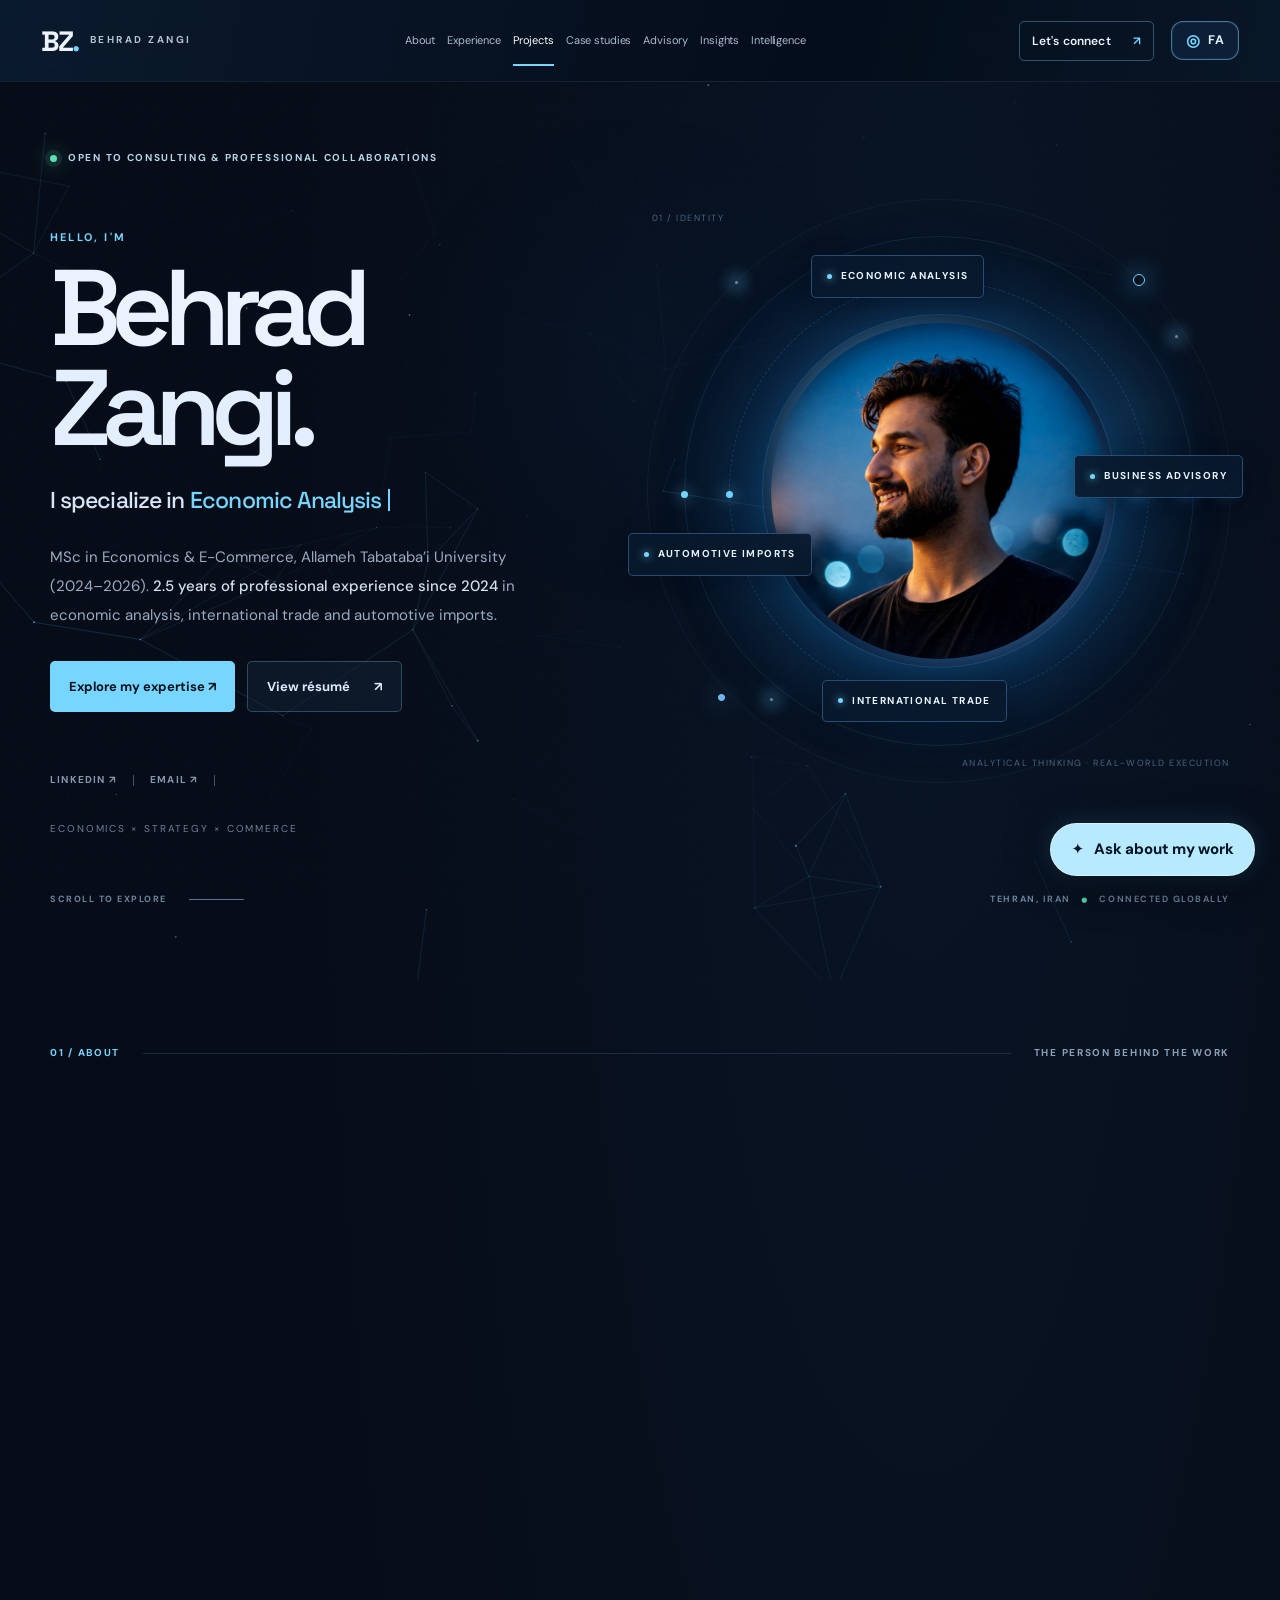
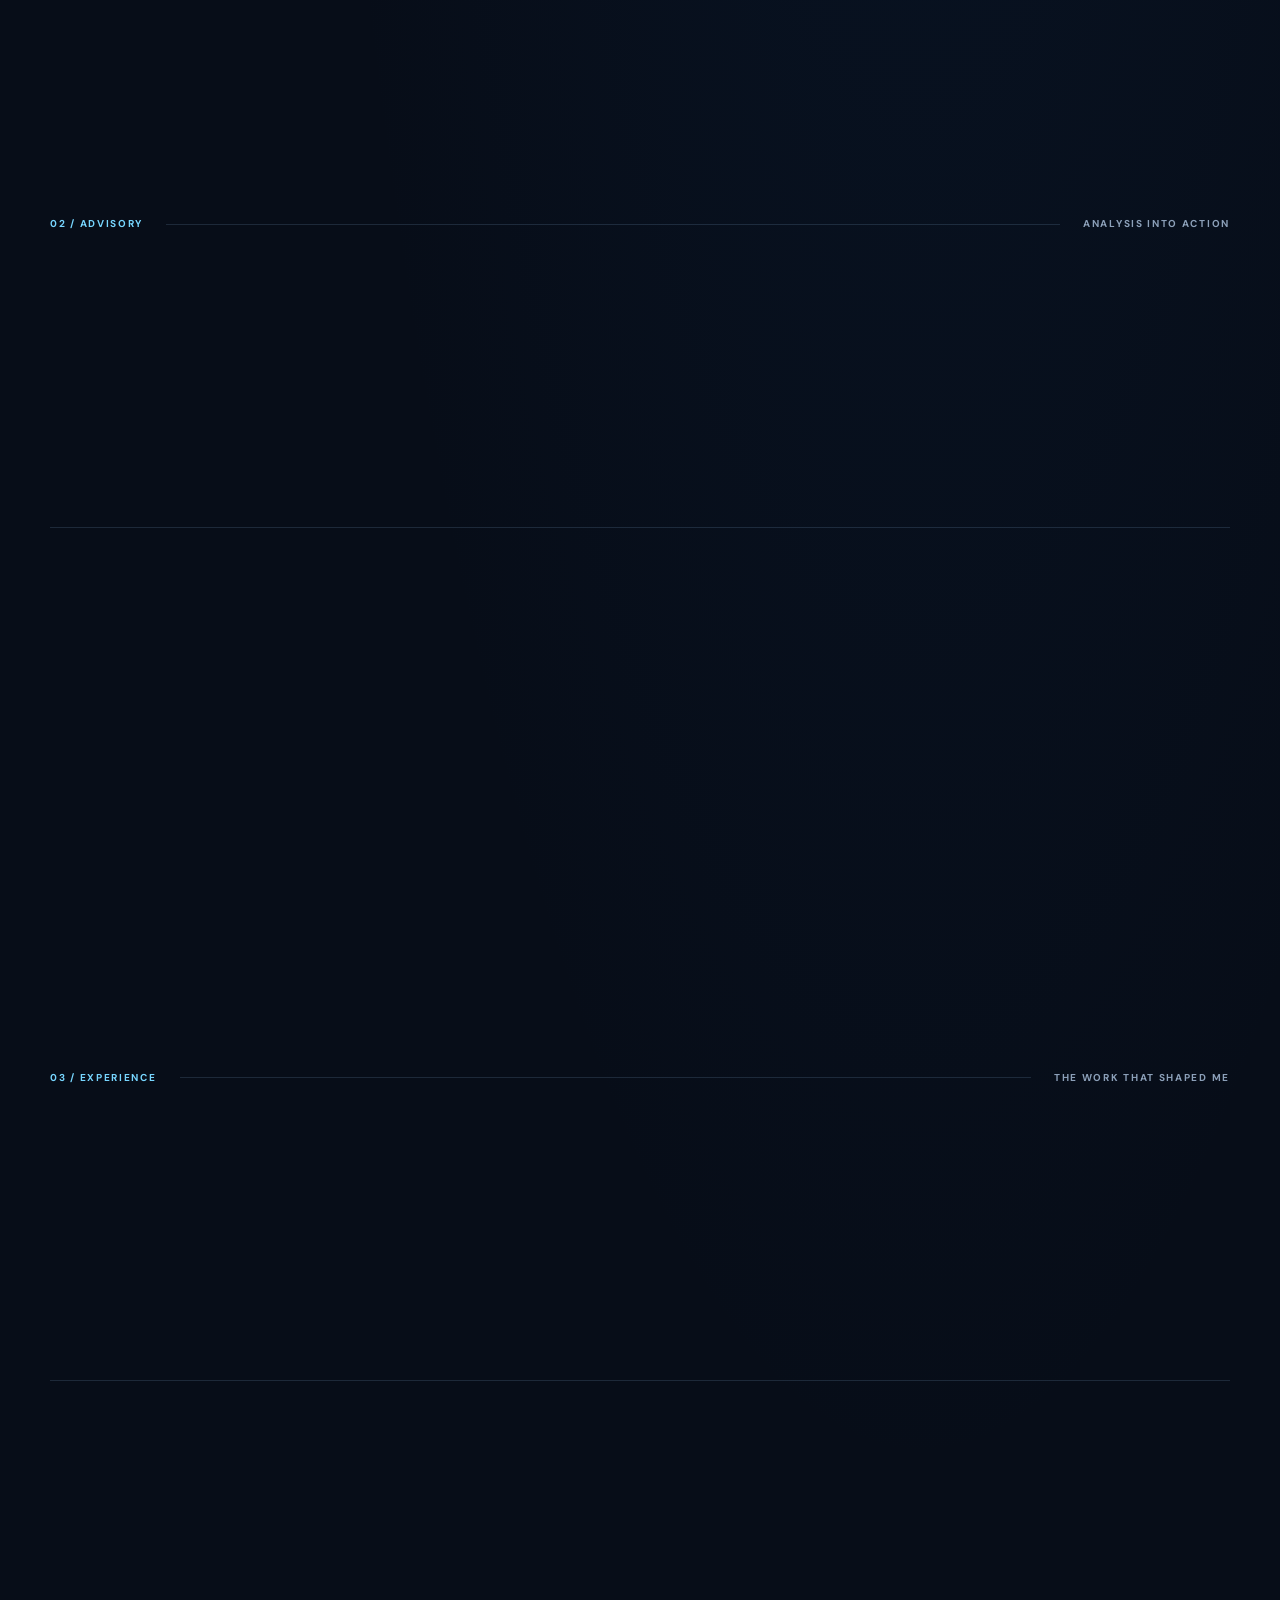
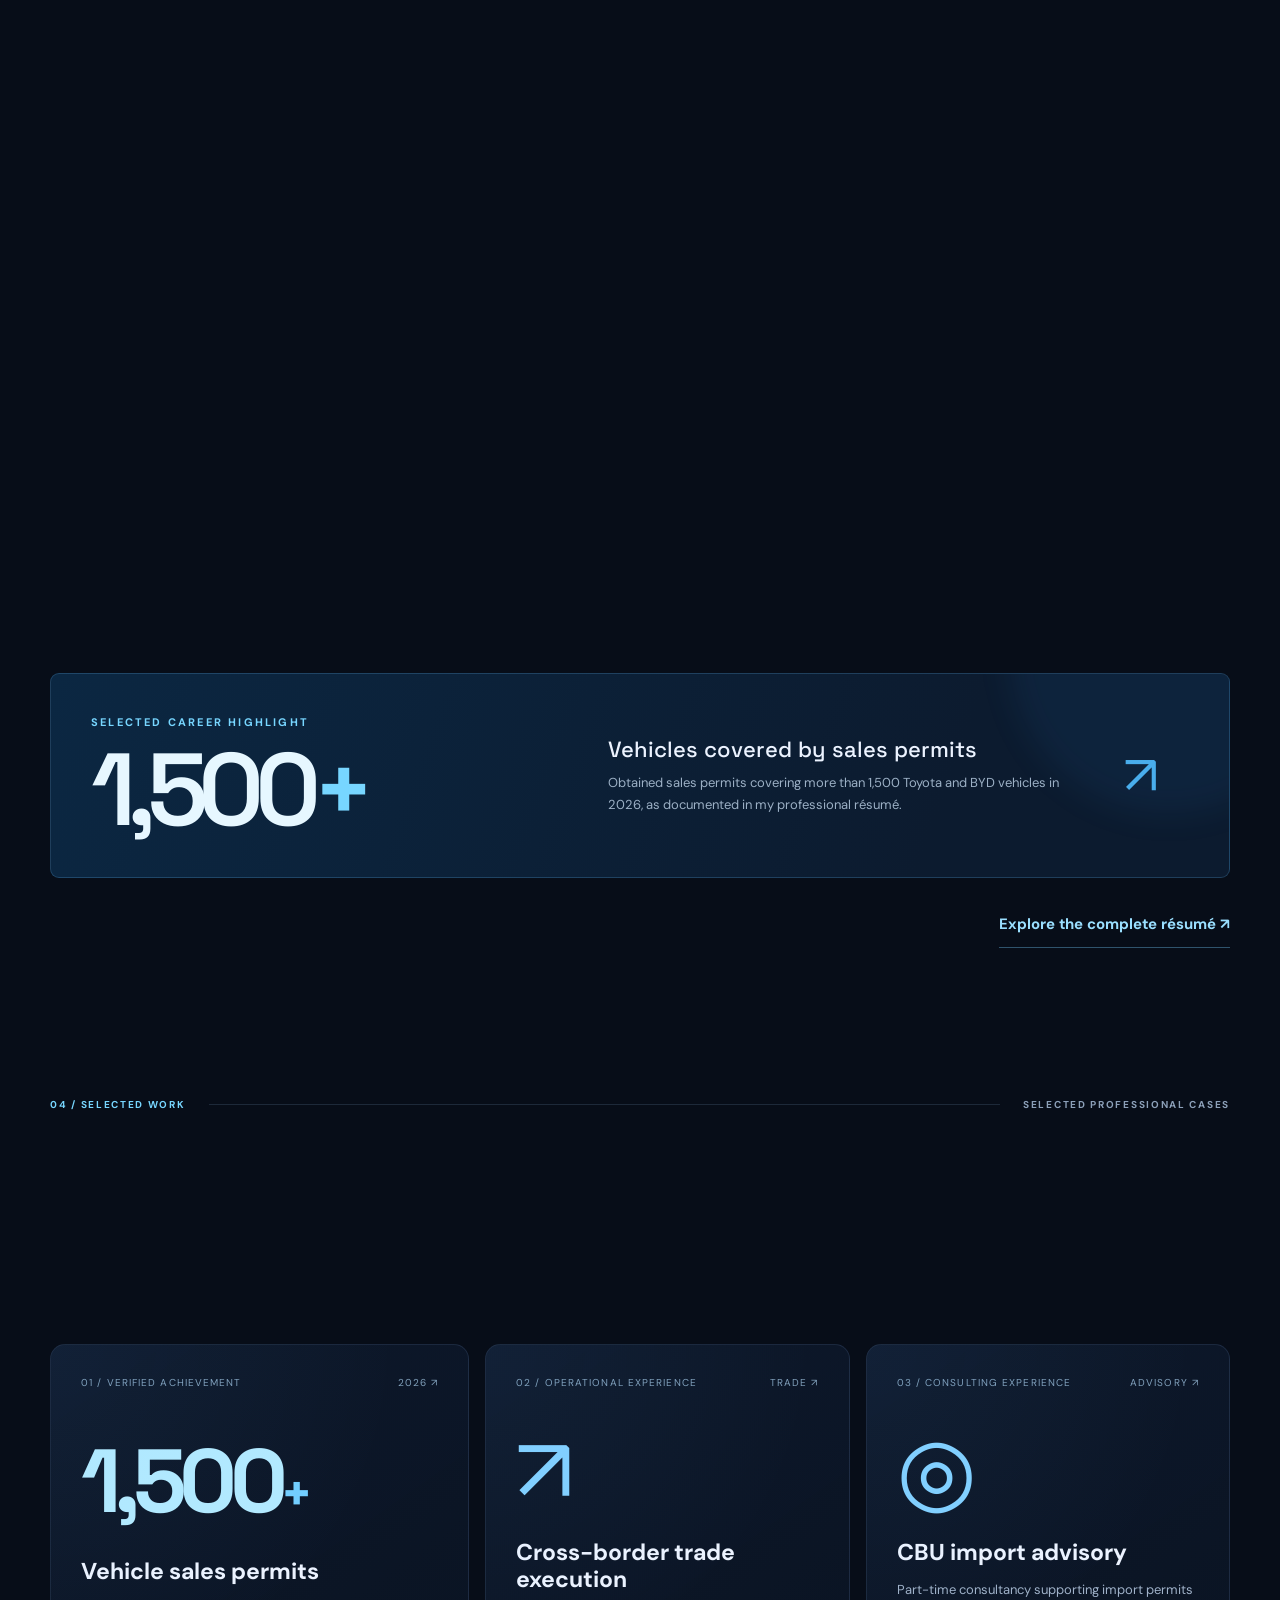
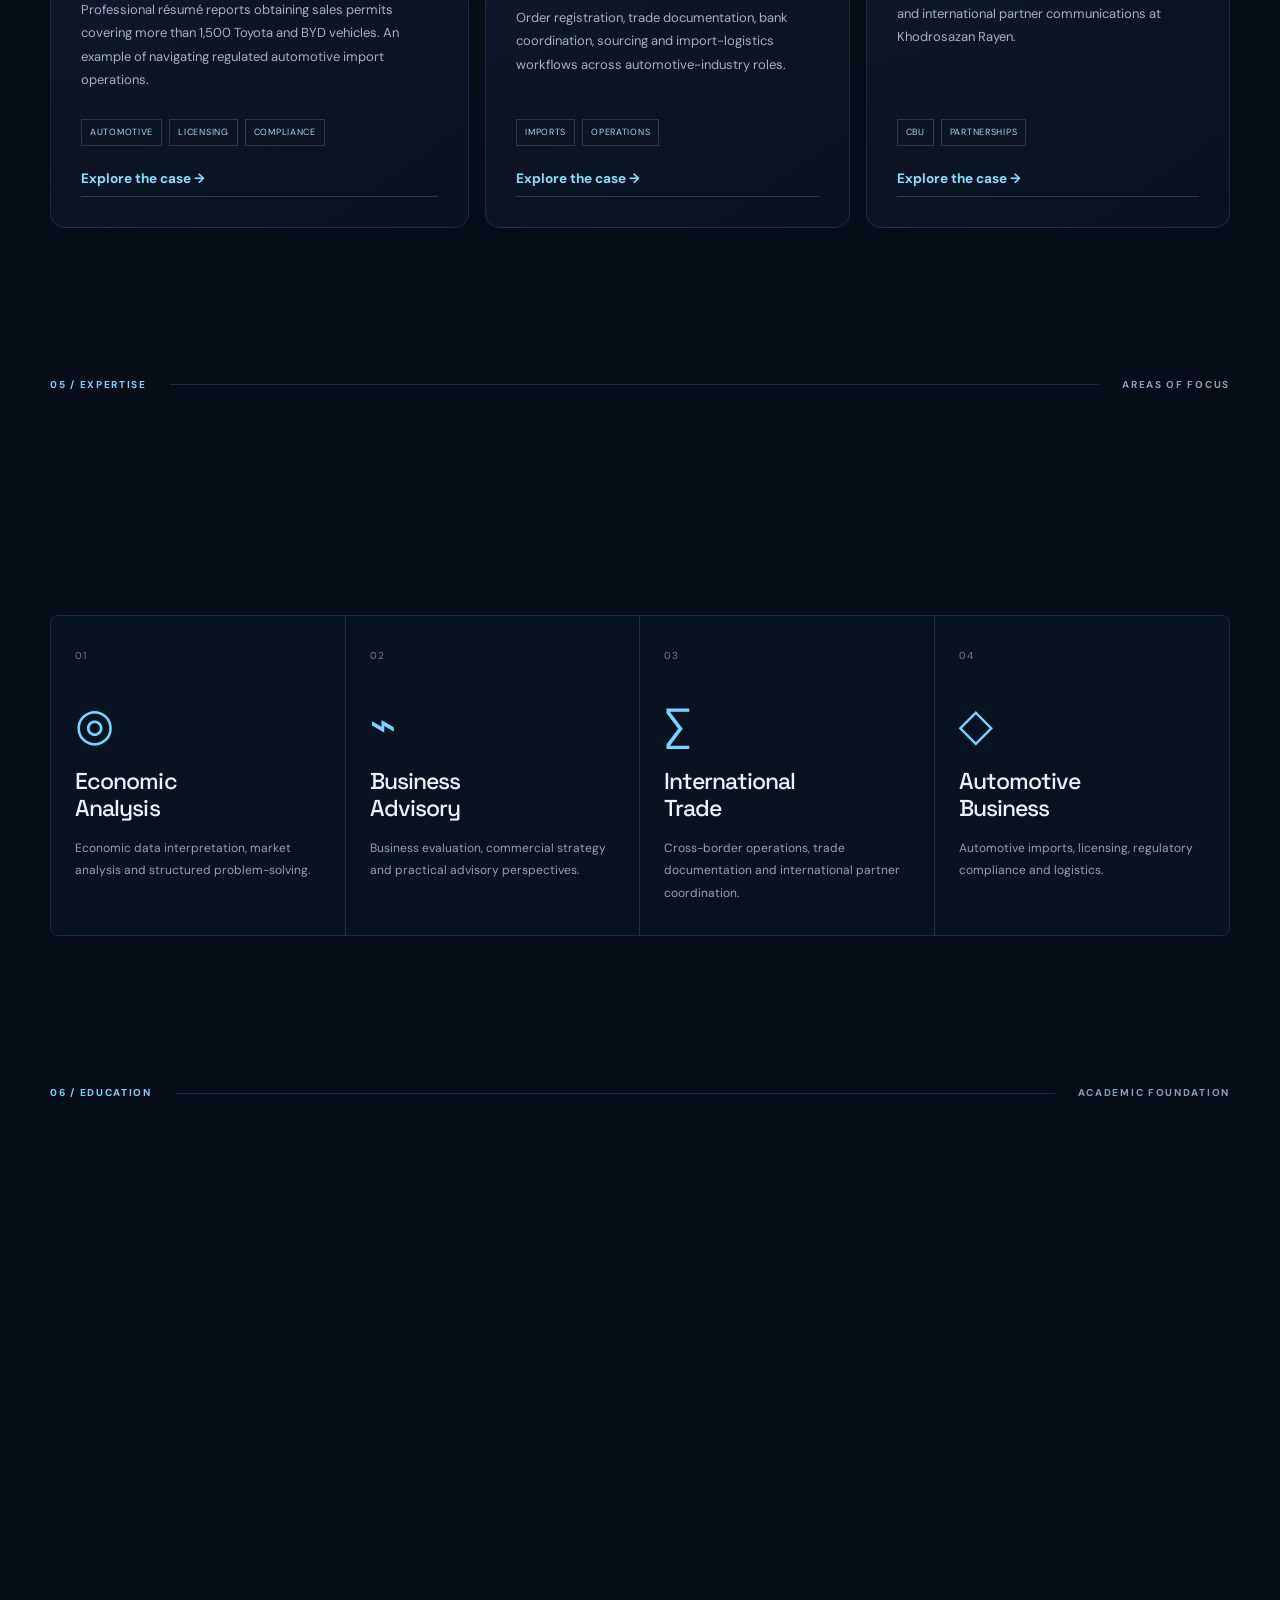
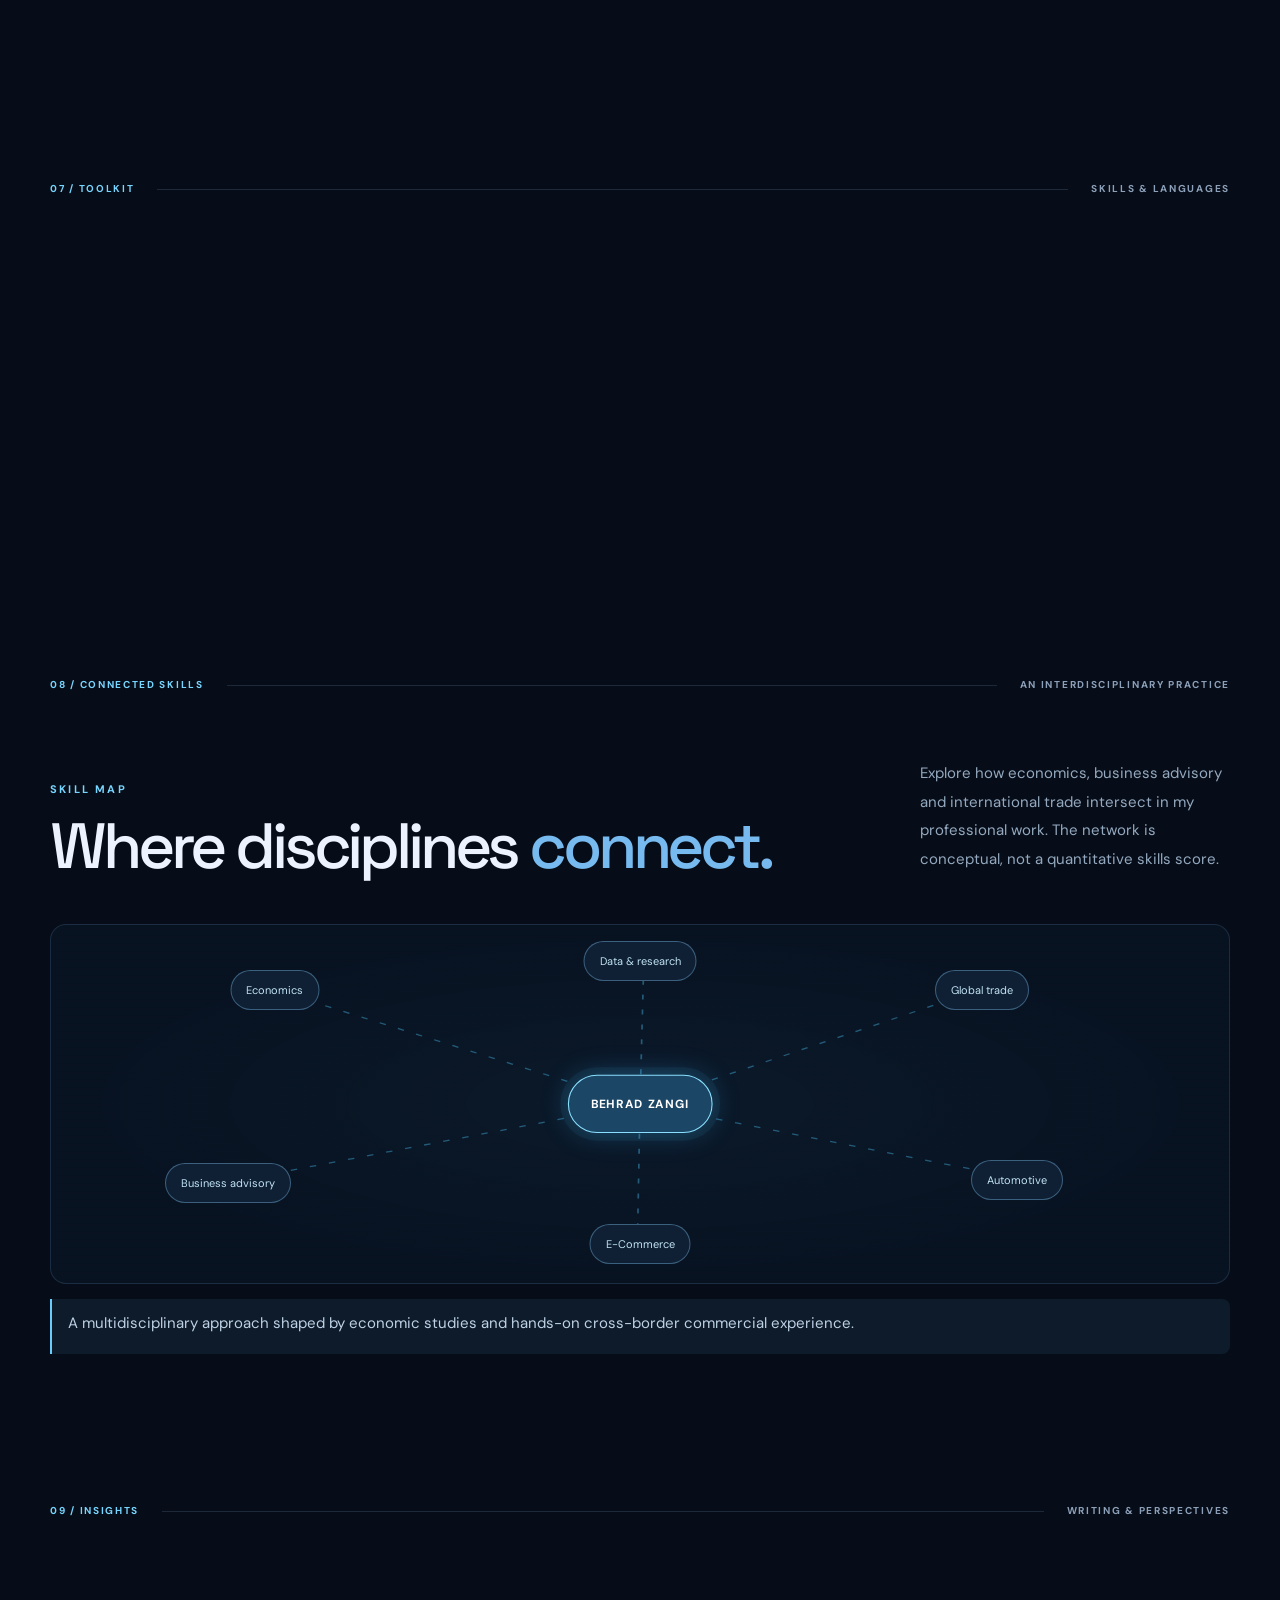
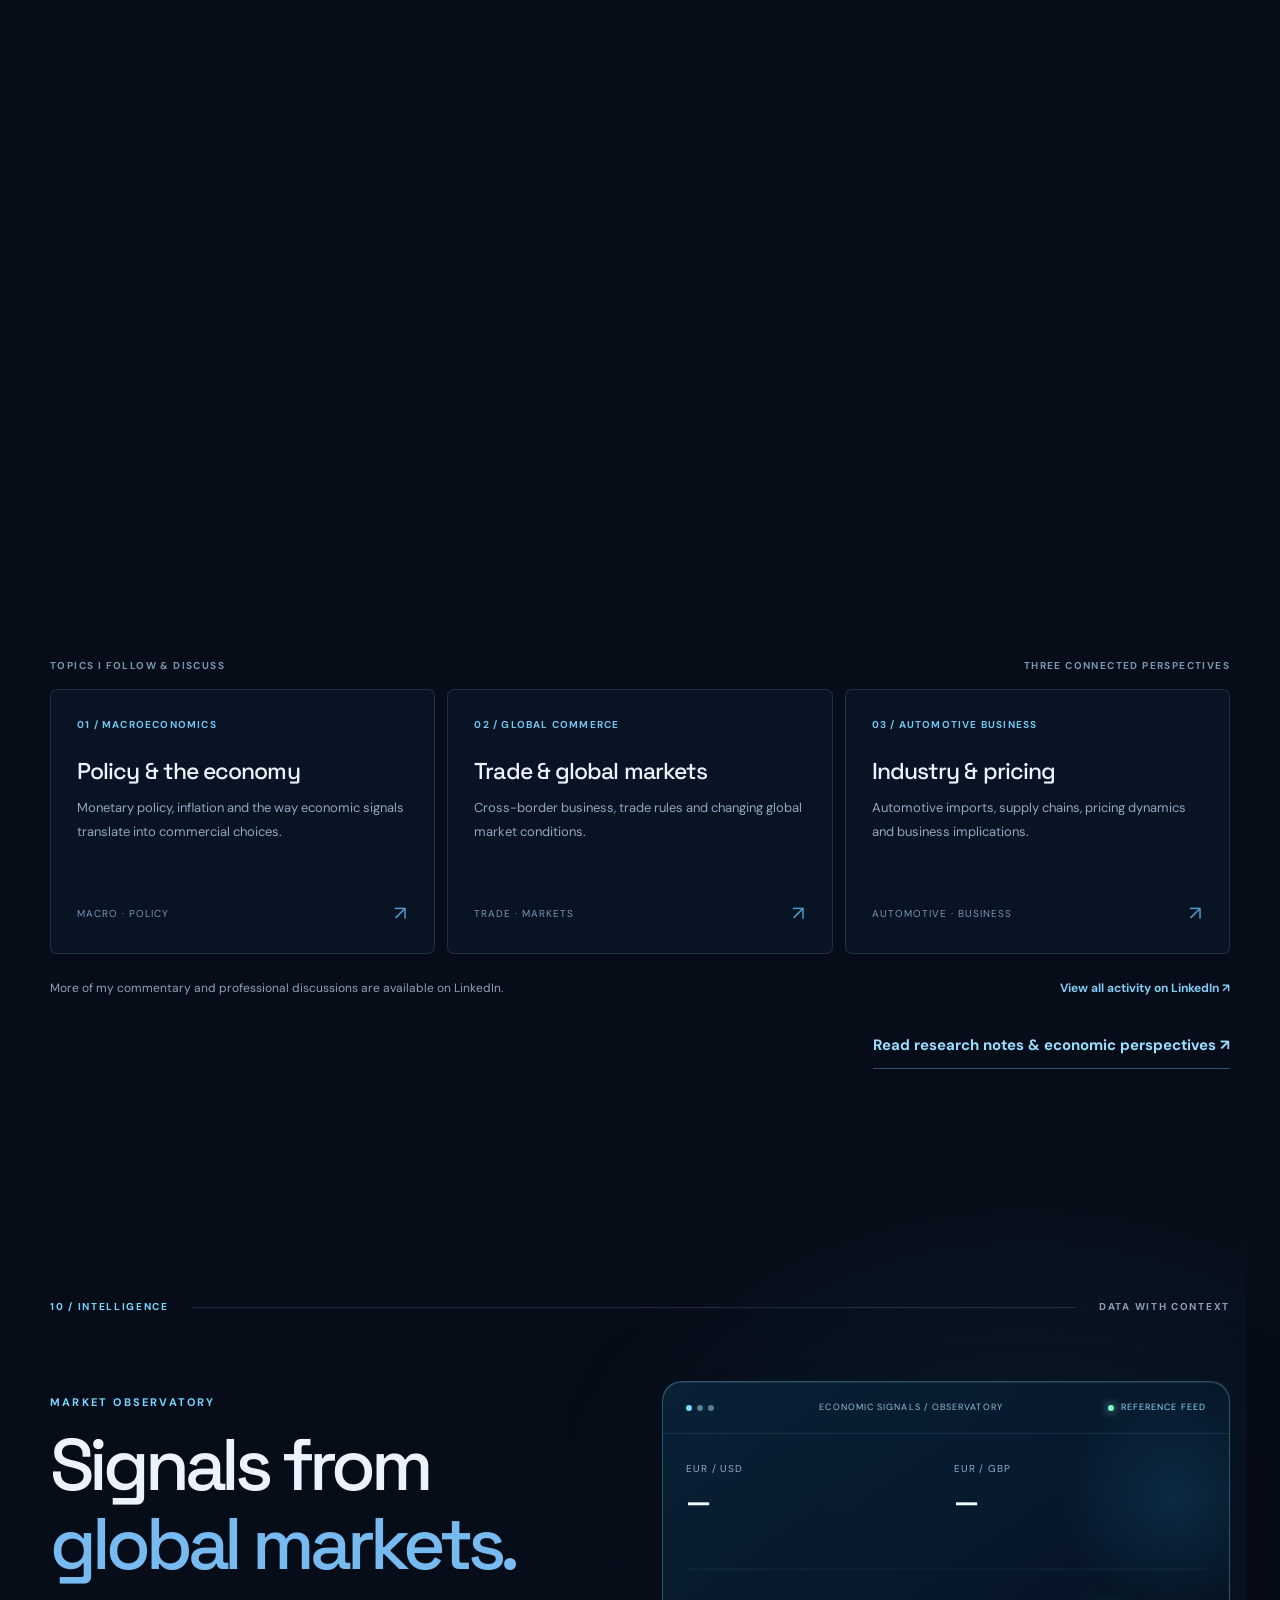
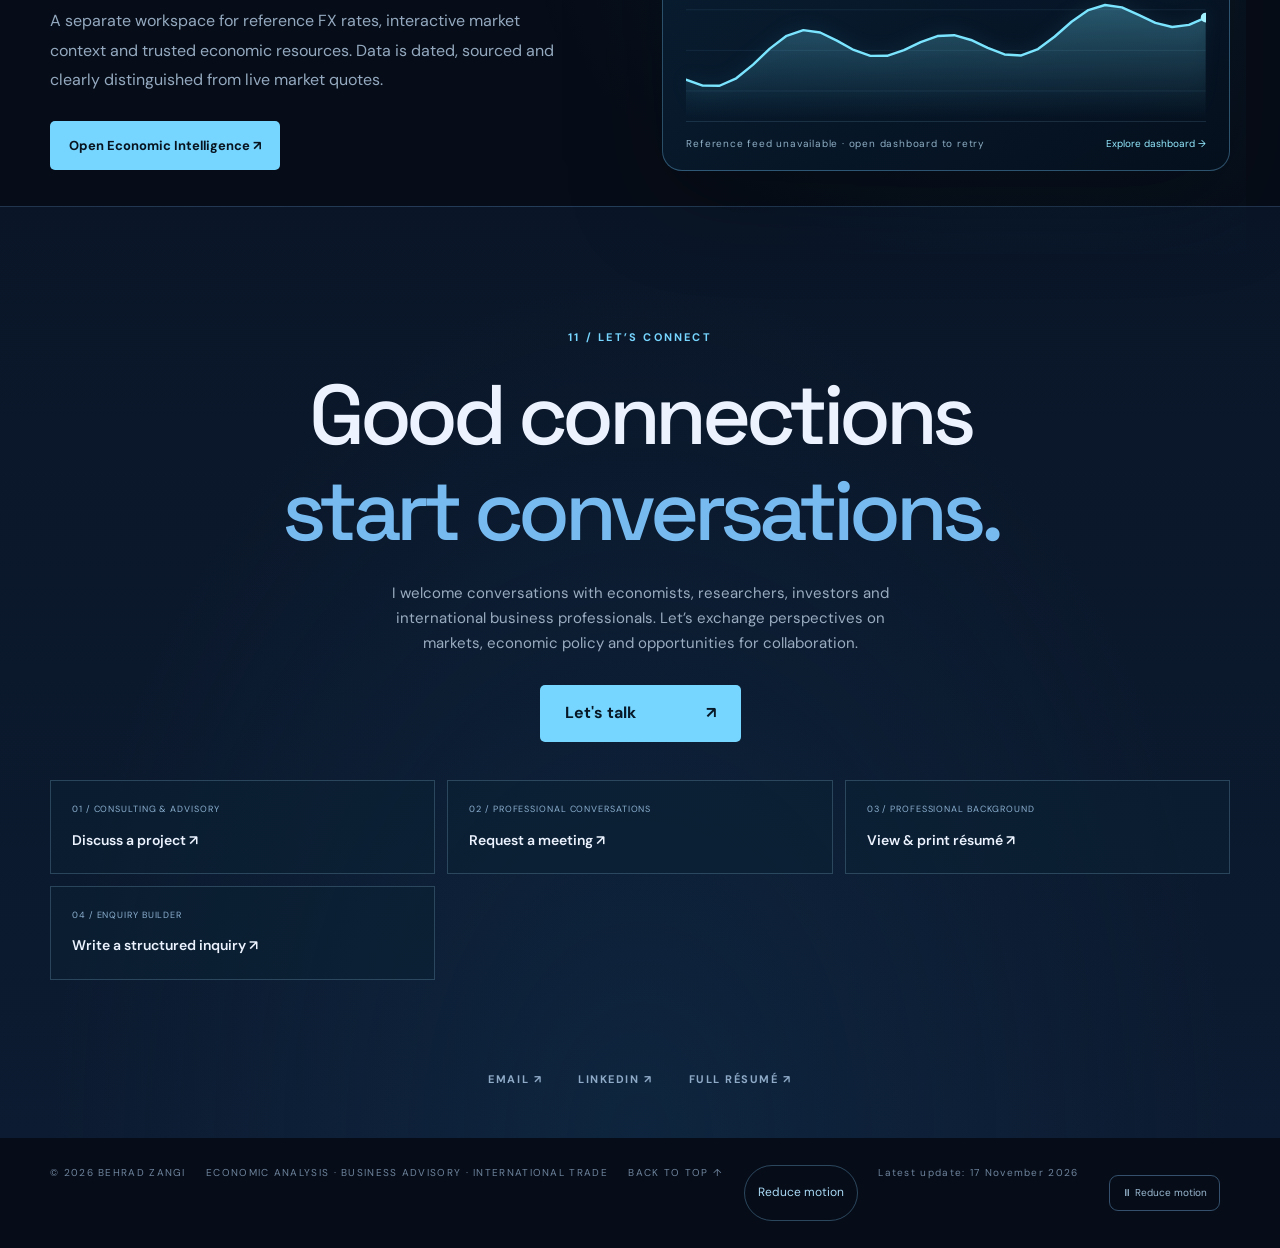
<file: index.html>
<!DOCTYPE html>

<html lang="en">
<head>
<meta charset="utf-8"/><meta content="width=device-width,initial-scale=1" name="viewport"/><meta content="#080e1a" name="theme-color"/>
<meta content="Behrad Zangi | Economic analysis, business advisory and international trade. Interactive professional résumé, case studies and market intelligence." name="description"/>
<meta content="website" property="og:type"/><meta content="Behrad Zangi | Economic Analysis · Business Advisory · Trade" property="og:title"/><meta content="Economic analysis, business consulting and cross-border trade. Experience meets strategic thinking." property="og:description"/><meta content="https://behradzangi.github.io/social-preview.jpg" property="og:image"/><meta content="https://behradzangi.github.io/" property="og:url"/>
<link href="https://behradzangi.github.io/" rel="canonical"/><link href="favicon.svg" rel="icon" type="image/svg+xml"/><link href="https://fonts.googleapis.com" rel="preconnect"/><link crossorigin="" href="https://fonts.gstatic.com" rel="preconnect"/><link href="https://fonts.googleapis.com/css2?family=DM+Sans:wght@400;500;600;700&amp;family=Space+Grotesk:wght@400;500;600;700&amp;display=swap" rel="stylesheet"/><link href="styles.css" rel="stylesheet"/>
<title>Behrad Zangi — Economic Analysis, Business Advisory &amp; International Trade</title>
<script type="application/ld+json">{"@context":"https://schema.org","@type":"Person","name":"Behrad Zangi","url":"https://behradzangi.github.io/","image":"https://behradzangi.github.io/portrait.webp","jobTitle":"Senior International Trade Specialist","knowsAbout":["Economic Analysis","Business Consulting","International Trade","Automotive Imports","E-Commerce"],"sameAs":["https://www.linkedin.com/in/behradzangi","https://github.com/behradzangi"]}</script>
<meta content="dark" name="color-scheme"/><meta content="Behrad Zangi Portfolio" name="application-name"/><link as="image" href="portrait.webp" rel="preload" type="image/webp"/><link href="v20.css" rel="stylesheet"/><link href="upgrade-v23.css" rel="stylesheet"/><link href="language.css" rel="stylesheet"/><link href="motion-v25.css" rel="stylesheet"/><link href="polish-v26.css" rel="stylesheet"/></head>
<body>
<a class="skip" href="#main">Skip to content</a><canvas aria-hidden="true" id="particles"></canvas><div aria-hidden="true" class="grain"></div>
<div aria-hidden="true" class="scroll-progress"></div><header class="site-header"><a aria-label="Behrad Zangi home" class="wordmark" href="#top"><span class="mark">BZ<span class="mark-dot">.</span></span><span class="wordmark-sub">BEHRAD ZANGI</span></a><nav aria-label="Main navigation" class="nav" id="nav"><a href="#about">About</a><a href="#experience">Experience</a><a href="#projects">Projects</a><a href="cases.html">Case studies</a><a href="#advisory">Advisory</a><a href="insights.html">Insights</a><a href="intelligence.html">Intelligence</a></nav><div class="header-actions"><a class="header-cta" href="#contact">Let's connect <span aria-hidden="true">↗</span></a><button aria-controls="nav" aria-expanded="false" aria-label="Toggle navigation" class="menu-toggle" type="button"><span></span><span></span></button></div></header>
<main id="main">
<section aria-label="Introduction" class="hero wrap" id="top"><div class="hero-copy"><div class="status"><span class="status-light"></span> OPEN TO CONSULTING &amp; PROFESSIONAL COLLABORATIONS</div><p class="eyebrow">HELLO, I'M</p><h1>Behrad<br/><span>Zangi<span class="dot">.</span></span></h1><div class="type-line"><span class="type-prefix">I specialize in </span><span aria-live="off" id="typewriter">Economic Analysis</span><span aria-hidden="true" class="caret"></span></div><p class="hero-summary">MSc in Economics &amp; E-Commerce, Allameh Tabataba’i University (2024–2026). <strong>2.5 years of professional experience since 2024</strong> in economic analysis, international trade and automotive imports.</p><div class="hero-actions"><a class="btn primary" href="#advisory">Explore my expertise ↗</a><a class="btn ghost" href="resume.html">View résumé <span>↗</span></a><a class="btn ghost secondary-cta" href="intelligence.html">Explore market intelligence ↗</a></div><div class="hero-social"><a href="https://www.linkedin.com/in/behradzangi" rel="noopener noreferrer" target="_blank">LINKEDIN ↗</a><span class="social-divider"></span><a href="mailto:behradzangi80@gmail.com">EMAIL ↗</a><span class="social-divider"></span></div></div>
<div aria-label="Portrait of Behrad Zangi surrounded by animated areas of expertise" class="hero-art" data-tilt=""><div class="hero-halo"></div><div class="orbit orbit-1"></div><div class="orbit orbit-2"></div><div class="orbit orbit-3"></div><div class="orbit-pulse pulse-a"></div><div class="orbit-pulse pulse-b"></div><div class="portrait-shell"><img alt="Behrad Zangi smiling, wearing a black shirt against a blue evening background" fetchpriority="high" height="500" src="portrait.webp" width="500"/></div><a aria-label="ECONOMIC ANALYSIS — Markets · Policy · Pricing" class="orbital-tag tag-top" href="#advisory" title="Markets · Policy · Pricing"><span class="tag-dot"></span> ECONOMIC ANALYSIS</a><a aria-label="BUSINESS ADVISORY — Strategy · Opportunity assessment" class="orbital-tag tag-right" href="#advisory" title="Strategy · Opportunity assessment"><span class="tag-dot"></span> BUSINESS ADVISORY</a><a aria-label="INTERNATIONAL TRADE — Imports · Partner relations" class="orbital-tag tag-bottom" href="#experience" title="Imports · Partner relations"><span class="tag-dot"></span> INTERNATIONAL TRADE</a><a aria-label="AUTOMOTIVE IMPORTS — CBU · Permits · Logistics" class="orbital-tag tag-left" href="#projects" title="CBU · Permits · Logistics"><span class="tag-dot"></span> AUTOMOTIVE IMPORTS</a><div class="art-corner top-left">01 / IDENTITY</div><div class="art-corner bottom-right">ANALYTICAL THINKING · REAL-WORLD EXECUTION</div><div aria-hidden="true" class="orbit-satellite satellite-1"></div><div aria-hidden="true" class="orbit-satellite satellite-2"></div><div aria-hidden="true" class="orbit-satellite satellite-3"></div><div aria-hidden="true" class="orbit-scan"></div><span aria-hidden="true" class="hero-spark spark-1"></span><span aria-hidden="true" class="hero-spark spark-2"></span><span aria-hidden="true" class="hero-spark spark-3"></span></div></section>
<div class="hero-bottom wrap"><span>SCROLL TO EXPLORE</span><span class="scroll-line"></span><span>TEHRAN, IRAN <i>●</i> CONNECTED GLOBALLY</span></div>
<section class="section wrap" id="about"><div class="section-head"><span class="section-no">01 / ABOUT</span><span class="hairline"></span><span class="section-aside">THE PERSON BEHIND THE WORK</span></div><div class="about-layout"><div><p class="section-kicker">A BRIEF INTRODUCTION</p><h2>Analysis with perspective.<br/><em>Strategy with purpose.</em></h2></div><div class="about-text"><p>I hold a degree in Economics and an MSc in Economics &amp; E-Commerce from Allameh Tabataba’i University (2024–2026). My work connects economic thinking with hands-on experience in international trade and automotive imports.</p><p>I currently work as a Senior International Trade Specialist at Pishgam Khodro, focusing on CBU vehicle imports, overseas supplier relations, import logistics, customs procedures, sales permits and regulatory compliance.</p><p>I am especially interested in how macroeconomic policy, trade regulations and global market developments influence real business decisions — from pricing and investment to international expansion.</p><a class="text-link" href="https://www.linkedin.com/in/behradzangi" rel="noopener noreferrer" target="_blank">Read my perspectives on LinkedIn ↗</a></div></div></section><section aria-label="Professional interests" class="interests-strip wrap" id="interests"><span class="interests-label">CURRENT INTERESTS</span><span class="interest-pill">Macroeconomics &amp; Monetary Policy</span><span class="interest-pill">Global Markets &amp; Trade</span><span class="interest-pill">Market Analysis &amp; Pricing</span><span class="interest-pill">Investment &amp; Automotive Business</span></section>
<section class="section wrap advisory-section" id="advisory"><div class="section-head"><span class="section-no">02 / ADVISORY</span><span class="hairline"></span><span class="section-aside">ANALYSIS INTO ACTION</span></div><div class="section-title-row"><div><p class="section-kicker">HOW I CAN CONTRIBUTE</p><h2>Analytical thinking.<br/><em>Commercial insight.</em></h2></div><p class="section-intro">My interests span macroeconomics, monetary policy, global markets, business strategy, pricing and investment — with a practical focus on their impact on commercial decisions.</p></div><div class="advisory-rows"><article><span>01 / ECONOMIC ANALYSIS</span><div><h3>Markets &amp; economic insight</h3><p>Economic data interpretation, market context and analytical support for business decisions.</p></div><b aria-hidden="true">↗</b></article><article><span>02 / BUSINESS CONSULTING</span><div><h3>Strategy &amp; commercial advisory</h3><p>Opportunity assessment, business problem-solving and practical strategy grounded in industry realities.</p></div><b aria-hidden="true">↗</b></article><article><span>03 / CROSS-BORDER BUSINESS</span><div><h3>International trade execution</h3><p>Import processes, regulatory coordination, partner communication and automotive-sector trade operations.</p></div><b aria-hidden="true">↗</b></article></div><a class="advisory-link" href="mailto:behradzangi80@gmail.com?subject=Business%20collaboration%20inquiry">Discuss a collaboration <span aria-hidden="true">↗</span></a></section><section class="section wrap" id="experience"><div class="section-head"><span class="section-no">03 / EXPERIENCE</span><span class="hairline"></span><span class="section-aside">THE WORK THAT SHAPED ME</span></div><div class="section-title-row"><div><p class="section-kicker">CAREER JOURNEY</p><h2>Professional<br/><em>experience.</em></h2></div><p class="section-intro">A track record spanning international trade operations, automotive import processes and commercial consulting.</p></div><div class="experience-list"><article class="experience-row"><span class="date">SEP 2026 — PRESENT</span><div><span class="role-type">CURRENT ROLE</span><h3>Senior International Trade Specialist</h3><p class="company">Pishgam Khodro Kheiri</p><p class="job-detail">Import-readiness, commercial licensing, vehicle sales and after-sales approvals, order registration and coordination with overseas counterparts.</p><details class="career-more"><summary>Scope of work <span aria-hidden="true">+</span></summary><ul><li>Commercial licensing and import readiness</li><li>CBU vehicle imports and supplier correspondence</li><li>Regulatory approvals and after-sales coordination</li></ul></details></div><span aria-hidden="true" class="row-arrow">↗</span></article><article class="experience-row"><span class="date">MAY 2026 — SEP 2026</span><div><h3>International Trade Specialist</h3><p class="company">Pishtaz Khodro Jonoub</p><p class="job-detail">Vehicle import and sales licensing, order registration, customs guarantees, logistics and international correspondence.</p><details class="career-more"><summary>Scope of work <span aria-hidden="true">+</span></summary><ul><li>Goods registration and permit follow-up</li><li>Bank guarantees, logistics and customs documentation</li><li>Communications with overseas partners</li></ul></details></div><span aria-hidden="true" class="row-arrow">↗</span></article><article class="experience-row"><span class="date">MAY 2024 — MAY 2026</span><div><h3>International Trade Specialist</h3><p class="company">Donya-ye Ghataat Partian Sanat Bam</p><p class="job-detail">Import documentation, letters of credit, supplier coordination, insurance processes, sourcing and commercial transactions.</p><details class="career-more"><summary>Scope of work <span aria-hidden="true">+</span></summary><ul><li>Import registration, letters of credit and documentation</li><li>Supplier coordination and sourcing</li><li>Insurance and foreign-trade procedures</li></ul></details></div><span aria-hidden="true" class="row-arrow">↗</span></article><article class="experience-row"><span class="date">OCT 2025 — APR 2026</span><div><span class="role-type">PART-TIME CONSULTING</span><h3>International Trade Consultant</h3><p class="company">Khodrosazan Rayen</p><p class="job-detail">Advisory support for CBU vehicle imports, import permits and correspondence with Chinese business partners.</p><details class="career-more"><summary>Scope of work <span aria-hidden="true">+</span></summary><ul><li>Part-time consulting on CBU imports</li><li>Permit process support</li><li>Business correspondence with Chinese counterparts</li></ul></details></div><span aria-hidden="true" class="row-arrow">↗</span></article></div><div class="impact-band" data-tilt=""><div><span class="section-kicker">SELECTED CAREER HIGHLIGHT</span><strong aria-label="More than 1500 vehicles covered by sales permits" class="impact-number" data-count="1500">1,500<span>+</span></strong></div><div><h3>Vehicles covered by sales permits</h3><p>Obtained sales permits covering more than 1,500 Toyota and BYD vehicles in 2026, as documented in my professional résumé.</p></div><div aria-hidden="true" class="impact-icon">↗</div></div><div class="section-bottom-link"><a href="resume.html">Explore the complete résumé <span>↗</span></a></div></section>
<section aria-labelledby="projects-title" class="section wrap projects-section" id="projects">
<div class="section-head"><span class="section-no">04 / SELECTED WORK</span><span class="hairline"></span><span class="section-aside">SELECTED PROFESSIONAL CASES</span></div>
<div class="section-title-row"><div><p class="section-kicker">REAL-WORLD WORK</p><h2 id="projects-title">Behind the <em>outcomes.</em></h2></div><p class="section-intro">Explore documented professional experiences, process insights and practical outcomes. Confidential operational details are not disclosed.</p></div>
<div class="case-grid">
<article class="case-card case-feature"><div class="case-top"><span>01 / VERIFIED ACHIEVEMENT</span><span>2026 ↗</span></div><span class="case-big">1,500<span>+</span></span><h3>Vehicle sales permits</h3><p>Professional résumé reports obtaining sales permits covering more than 1,500 Toyota and BYD vehicles. An example of navigating regulated automotive import operations.</p><div class="case-tags"><span>AUTOMOTIVE</span><span>LICENSING</span><span>COMPLIANCE</span></div><a class="case-learn" href="cases.html#case-1">Explore the case →</a></article>
<article class="case-card"><div class="case-top"><span>02 / OPERATIONAL EXPERIENCE</span><span>TRADE ↗</span></div><div class="case-symbol">↗</div><h3>Cross-border trade execution</h3><p>Order registration, trade documentation, bank coordination, sourcing and import-logistics workflows across automotive-industry roles.</p><div class="case-tags"><span>IMPORTS</span><span>OPERATIONS</span></div><a class="case-learn" href="cases.html#case-2">Explore the case →</a></article>
<article class="case-card"><div class="case-top"><span>03 / CONSULTING EXPERIENCE</span><span>ADVISORY ↗</span></div><div class="case-symbol">◎</div><h3>CBU import advisory</h3><p>Part-time consultancy supporting import permits and international partner communications at Khodrosazan Rayen.</p><div class="case-tags"><span>CBU</span><span>PARTNERSHIPS</span></div><a class="case-learn" href="cases.html#case-3">Explore the case →</a></article>
</div></section><section class="section wrap" id="expertise"><div class="section-head"><span class="section-no">05 / EXPERTISE</span><span class="hairline"></span><span class="section-aside">AREAS OF FOCUS</span></div><div class="section-title-row"><div><p class="section-kicker">WHAT I WORK ON</p><h2>Core <em>capabilities.</em></h2></div><p class="section-intro">Economics, advisory thinking and hands-on international commerce — connected rather than separate.</p></div><div class="expertise-grid"><div class="expertise-item"><span class="expertise-index">01</span><div class="expertise-glyph">◎</div><h3>Economic<br/>Analysis</h3><p>Economic data interpretation, market analysis and structured problem-solving.</p></div><div class="expertise-item"><span class="expertise-index">02</span><div class="expertise-glyph">⌁</div><h3>Business<br/>Advisory</h3><p>Business evaluation, commercial strategy and practical advisory perspectives.</p></div><div class="expertise-item"><span class="expertise-index">03</span><div class="expertise-glyph">∑</div><h3>International<br/>Trade</h3><p>Cross-border operations, trade documentation and international partner coordination.</p></div><div class="expertise-item"><span class="expertise-index">04</span><div class="expertise-glyph">◇</div><h3>Automotive<br/>Business</h3><p>Automotive imports, licensing, regulatory compliance and logistics.</p></div></div></section>
<section class="section wrap" id="education"><div class="section-head"><span class="section-no">06 / EDUCATION</span><span class="hairline"></span><span class="section-aside">ACADEMIC FOUNDATION</span></div><div class="education-layout"><div><p class="section-kicker">THOUGHT &amp; RESEARCH</p><h2>Grounded in<br/><em>economics.</em></h2><p class="education-desc">My academic work explores the relationship between economic behavior, technology and international markets.</p><div class="honor"><span class="honor-star">✳</span><div><strong>Outstanding Academic Talent</strong><small>Allameh Tabataba’i University · 2023</small></div></div></div><div class="education-items"><div class="education-item"><span>2024 — 2026</span><h3>MSc in Economics &amp; E-Commerce</h3><p>Allameh Tabataba’i University, Tehran</p></div><div class="education-item"><span>2020 — 2024</span><h3>B.A. Economics</h3><p>Allameh Tabataba’i University, Tehran</p></div><div class="thesis"><span>MASTER'S THESIS TOPIC</span><h3>Artificial Intelligence &amp; Consumer Trust in Cross-Border E-Commerce</h3><p>A comparative study of developed and developing markets.</p></div></div></div></section>
<section class="section wrap compact" id="skills"><div class="section-head"><span class="section-no">07 / TOOLKIT</span><span class="hairline"></span><span class="section-aside">SKILLS &amp; LANGUAGES</span></div><div class="skills-columns"><div><h3>Tools &amp; analytical skills</h3><div class="chips"><span>Python</span><span>Excel</span><span>MATLAB</span><span>EViews</span><span>Stata</span><span>Commercial Documentation</span><span>Trade Regulations</span><span>Business Correspondence</span></div></div><div><h3>Languages</h3><div class="language-row"><span>Persian</span><strong>Native</strong></div><div class="language-row"><span>English</span><strong>Advanced</strong></div><div class="language-row"><span>German</span><strong>Intermediate</strong></div></div></div></section><section aria-labelledby="network-title" class="section wrap network-section" id="network"><div class="section-head"><span class="section-no">08 / CONNECTED SKILLS</span><span class="hairline"></span><span class="section-aside">AN INTERDISCIPLINARY PRACTICE</span></div><div class="section-title-row"><div><p class="section-kicker">SKILL MAP</p><h2 id="network-title">Where disciplines <em>connect.</em></h2></div><p class="section-intro">Explore how economics, business advisory and international trade intersect in my professional work. The network is conceptual, not a quantitative skills score.</p></div><div aria-label="Interactive skill relationships" class="skill-network" id="skill-network"><svg aria-hidden="true" class="network-lines" preserveaspectratio="none" viewbox="0 0 900 360"><path d="M450 180L170 65 M450 180L710 65 M450 180L130 260 M450 180L740 255 M450 180L453 32 M450 180L448 320"></path></svg><button class="network-node center active" data-skill="core" style="--x:50%;--y:50%">BEHRAD ZANGI</button><button class="network-node" data-skill="economics" style="--x:19%;--y:18%">Economics</button><button class="network-node" data-skill="trade" style="--x:79%;--y:18%">Global trade</button><button class="network-node" data-skill="advisory" style="--x:15%;--y:72%">Business advisory</button><button class="network-node" data-skill="automotive" style="--x:82%;--y:71%">Automotive</button><button class="network-node" data-skill="data" style="--x:50%;--y:10%">Data &amp; research</button><button class="network-node" data-skill="ecommerce" style="--x:50%;--y:89%">E-Commerce</button></div><div aria-live="polite" class="network-description" id="skill-description">A multidisciplinary approach shaped by economic studies and hands-on cross-border commercial experience.</div></section>
<section aria-labelledby="insights-heading" class="section wrap insights-section" id="insights">
<div class="section-head"><span class="section-no">09 / INSIGHTS</span><span class="hairline"></span><span class="section-aside">WRITING &amp; PERSPECTIVES</span></div>
<div class="section-title-row insights-title-row"><div><p class="section-kicker">ECONOMIC INSIGHTS &amp; PUBLICATIONS</p><h2 id="insights-heading">Ideas beyond<br/><em>the résumé.</em></h2></div><p class="section-intro">I share observations on economic policy, global trade and automotive markets — connecting the bigger picture with the decisions businesses make every day.</p></div>
<div class="insights-feature" data-tilt="">
<div class="feature-content"><div class="insight-meta">LINKEDIN TOPICS / ECONOMICS &amp; INTERNATIONAL TRADE</div>
<h3>Economic policy, cross-border commerce and business decisions.</h3>
<p>Explore commentary and professional discussions across macroeconomics, global markets and automotive business.</p>
<a aria-label="Explore Behrad Zangi's LinkedIn activity" class="insight-action" href="https://www.linkedin.com/in/behradzangi/recent-activity/all/" rel="noopener noreferrer" target="_blank">Explore my LinkedIn writing <span aria-hidden="true">↗</span></a>
<p class="source-note">Links to the public LinkedIn activity page; no individual post is represented as verified or independently published.</p>
</div>
<div aria-hidden="true" class="feature-visual"><div class="data-ring outer"></div><div class="data-ring inner"></div><span class="data-axis horizontal"></span><span class="data-axis vertical"></span><span class="data-point pt1"></span><span class="data-point pt2"></span><span class="data-point pt3"></span><span class="data-label label-a">TRADE</span><span class="data-label label-b">MARKETS</span><span class="data-label label-c">POLICY</span><svg aria-hidden="true" class="signal-chart" preserveaspectratio="none" viewbox="0 0 360 240"><defs><lineargradient id="signal-fill" x1="0" x2="0" y1="0" y2="1"><stop offset="0" stop-color="#62cfff" stop-opacity=".20"></stop><stop offset="1" stop-color="#62cfff" stop-opacity="0"></stop></lineargradient></defs><path class="signal-area" d="M5 192 C42 169 65 183 92 151 S150 169 182 125 S240 144 267 97 S322 122 355 42 L355 240 L5 240 Z" fill="url(#signal-fill)"></path><path class="signal-path" d="M5 192 C42 169 65 183 92 151 S150 169 182 125 S240 144 267 97 S322 122 355 42" fill="none" stroke="#6cd0ff" stroke-linecap="round" stroke-width="2.5"></path></svg></div>
</div>
<div class="insight-topics-header"><span>TOPICS I FOLLOW &amp; DISCUSS</span><span>THREE CONNECTED PERSPECTIVES</span></div>
<div class="insights-topics">
<article class="insight-topic"><span class="insight-index">01 / MACROECONOMICS</span><h3>Policy &amp; the economy</h3><p>Monetary policy, inflation and the way economic signals translate into commercial choices.</p><div class="topic-footer"><span>MACRO · POLICY</span><span aria-hidden="true">↗</span></div></article>
<article class="insight-topic"><span class="insight-index">02 / GLOBAL COMMERCE</span><h3>Trade &amp; global markets</h3><p>Cross-border business, trade rules and changing global market conditions.</p><div class="topic-footer"><span>TRADE · MARKETS</span><span aria-hidden="true">↗</span></div></article>
<article class="insight-topic"><span class="insight-index">03 / AUTOMOTIVE BUSINESS</span><h3>Industry &amp; pricing</h3><p>Automotive imports, supply chains, pricing dynamics and business implications.</p><div class="topic-footer"><span>AUTOMOTIVE · BUSINESS</span><span aria-hidden="true">↗</span></div></article>
</div>
<div class="insights-bottom"><p>More of my commentary and professional discussions are available on LinkedIn.</p><a href="https://www.linkedin.com/in/behradzangi/recent-activity/all/" rel="noopener noreferrer" target="_blank">View all activity on LinkedIn <span aria-hidden="true">↗</span></a></div>
<div class="section-bottom-link"><a href="insights.html">Read research notes &amp; economic perspectives <span>↗</span></a></div></section>
<section class="section wrap market-preview" id="market"><div class="section-head"><span class="section-no">10 / INTELLIGENCE</span><span class="hairline"></span><span class="section-aside">DATA WITH CONTEXT</span></div><div class="market-preview-grid"><div><p class="section-kicker">MARKET OBSERVATORY</p><h2>Signals from<br/><em>global markets.</em></h2><p class="section-intro">A separate workspace for reference FX rates, interactive market context and trusted economic resources. Data is dated, sourced and clearly distinguished from live market quotes.</p><a class="btn primary" href="intelligence.html">Open Economic Intelligence ↗</a></div><div aria-label="Animated economic data visualization" class="market-console"><div class="mc-top"><div aria-hidden="true" class="mc-lights"><i></i><i></i><i></i></div><span>ECONOMIC SIGNALS / OBSERVATORY</span><span class="mc-active"><b></b> REFERENCE FEED</span></div><div class="mc-display"><div class="mc-metrics"><div><span>EUR / USD</span><strong id="preview-eurusd">—</strong></div><div><span>EUR / GBP</span><strong id="preview-eurgbp">—</strong></div></div><svg aria-label="Decorative animated chart visualization; actual reference values above are sourced" id="preview-chart" role="img" viewbox="0 0 640 230"><defs><lineargradient id="mcGradient" x1="0" x2="0" y1="0" y2="1"><stop offset="0" stop-color="#6ddfff" stop-opacity=".3"></stop><stop offset="1" stop-color="#6ddfff" stop-opacity="0"></stop></lineargradient></defs><g class="mc-guides"><path d="M0 45H640 M0 95H640 M0 145H640 M0 195H640"></path></g><path fill="url(#mcGradient)" id="mc-area"></path><path fill="none" id="mc-line" stroke="#7be5ff" stroke-linecap="round" stroke-linejoin="round" stroke-width="3"></path><circle cx="600" cy="80" fill="#a3f1ff" id="mc-dot" r="6"></circle></svg><div class="mc-bottom"><span id="preview-date">Sourced daily reference FX · loading</span><a href="intelligence.html">Explore dashboard →</a></div></div><div aria-hidden="true" class="mc-glow"></div></div></div></section><section class="contact-section" id="contact"><div class="wrap contact-inner"><div aria-hidden="true" class="contact-glow"></div><p class="section-kicker">11 / LET’S CONNECT</p><h2>Good connections<br/><em>start conversations.</em></h2><p>I welcome conversations with economists, researchers, investors and international business professionals. Let’s exchange perspectives on markets, economic policy and opportunities for collaboration.</p><a class="big-email" href="mailto:behradzangi80@gmail.com">Let's talk <span>↗</span></a><div class="contact-options"><a href="mailto:behradzangi80@gmail.com?subject=Business%20advisory%20inquiry"><span>01 / CONSULTING &amp; ADVISORY</span><strong>Discuss a project ↗</strong></a><a href="mailto:behradzangi80@gmail.com?subject=Professional%20meeting%20request"><span>02 / PROFESSIONAL CONVERSATIONS</span><strong>Request a meeting ↗</strong></a><a href="resume.html"><span>03 / PROFESSIONAL BACKGROUND</span><strong>View &amp; print résumé ↗</strong></a><a href="contact.html"><span>04 / ENQUIRY BUILDER</span><strong>Write a structured inquiry ↗</strong></a></div><div class="contact-footer"><a href="mailto:behradzangi80@gmail.com">EMAIL ↗</a><a href="https://www.linkedin.com/in/behradzangi" rel="noopener noreferrer" target="_blank">LINKEDIN ↗</a><a href="resume.html">FULL RÉSUMÉ ↗</a></div></div></section>
</main><footer class="footer wrap"><span>© <span id="year">2026</span> BEHRAD ZANGI</span><span>ECONOMIC ANALYSIS · BUSINESS ADVISORY · INTERNATIONAL TRADE</span><a href="#top">BACK TO TOP ↑</a><button aria-pressed="false" class="motion-control" id="motion-control" type="button">Reduce motion</button><span class="site-update-note">Latest update: 17 November 2026</span></footer><script defer="" src="script.js"></script>
<aside aria-label="Portfolio guide" class="guide" id="portfolio-guide"><button aria-controls="guide-dialog" aria-expanded="false" class="guide-launch" id="guide-launch">✦ <span>Ask about my work</span></button><section aria-label="Interactive portfolio guide" class="guide-dialog" hidden="" id="guide-dialog"><div class="guide-head"><div><strong>Portfolio Guide</strong><small>Explore verified professional information</small></div><button aria-label="Close portfolio guide" id="guide-close">×</button></div><div aria-live="polite" class="guide-log" id="guide-log" role="log"><p class="guide-bubble">Hi! I can guide you through Behrad’s experience, economic interests, qualifications and contact options. Choose a topic below.</p></div><div class="guide-prompts"><button data-question="experience">Experience</button><button data-question="advisory">Advisory</button><button data-question="education">Education</button><button data-question="contact">Contact</button></div><form id="guide-form"><label class="sr-only" for="guide-question">Ask a question about this portfolio</label><input autocomplete="off" id="guide-question" maxlength="180" placeholder="Ask about experience or skills…"/><button aria-label="Send question" type="submit">↗</button></form><small class="guide-note">Local, pre-written portfolio guide — not a generative AI service. No messages are sent to a server.</small></section></aside><script defer="True" src="enhancements.js"></script><script defer="True" src="v20.js"></script><script defer="True" src="market-preview-v23.js"></script><script defer="True" src="language.js"></script><script defer="True" src="motion-v25.js"></script><script defer="True" src="polish-v26.js"></script></body></html>
</file>
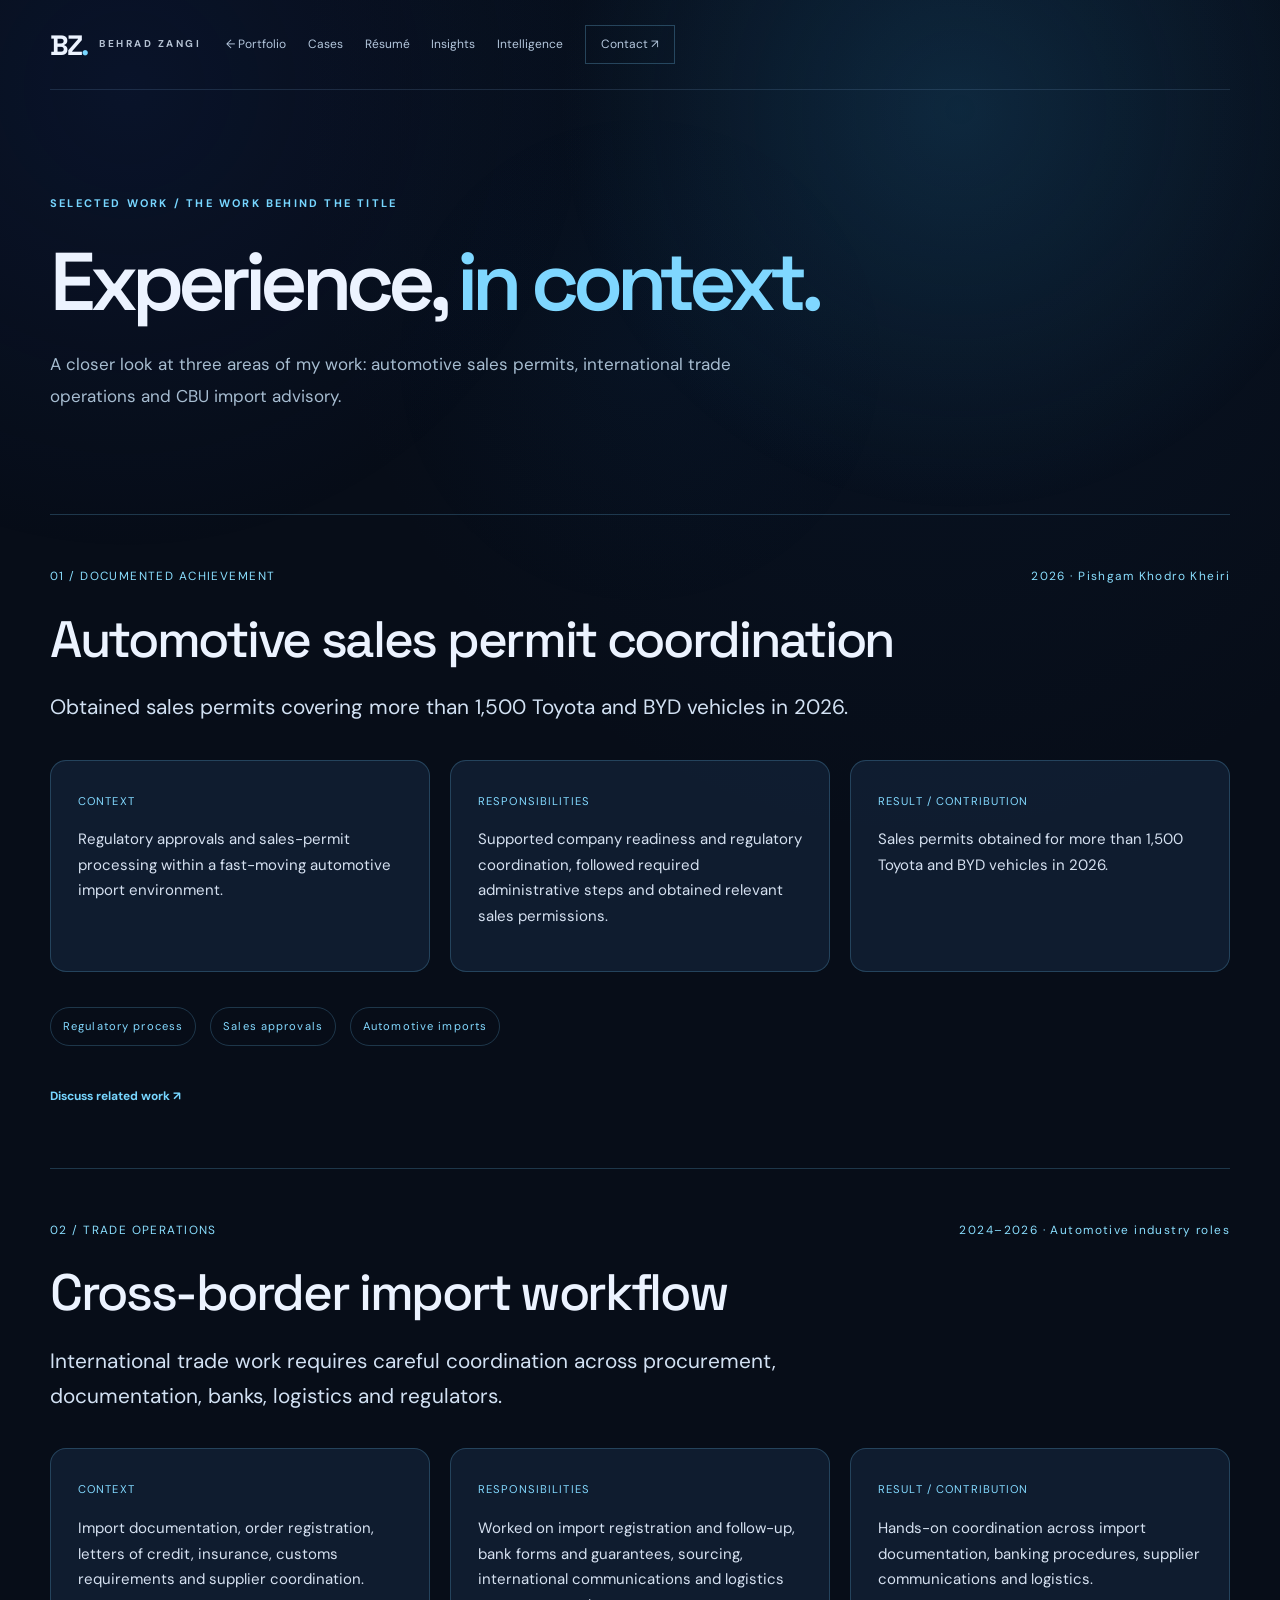
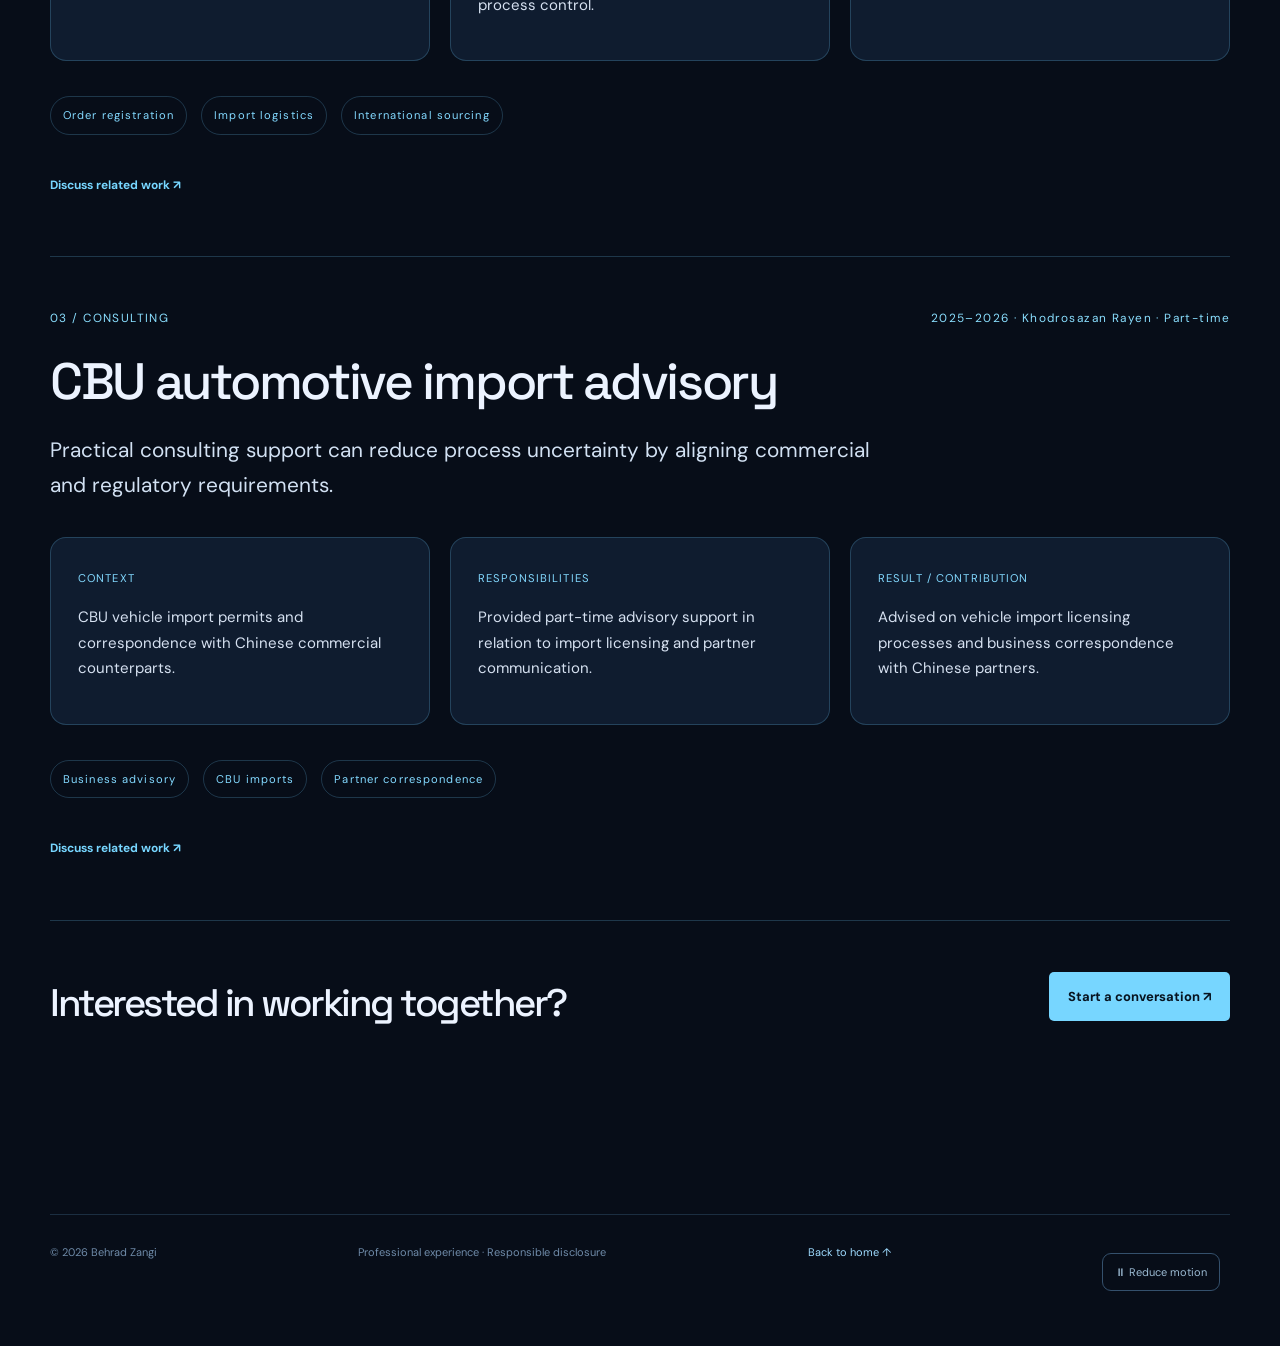
<file: cases.html>
<!DOCTYPE html>

<html lang="en"><head><meta charset="utf-8"/><meta content="width=device-width,initial-scale=1" name="viewport"/><meta content="#080e1a" name="theme-color"/><link href="favicon.svg" rel="icon" type="image/svg+xml"/><link href="https://fonts.googleapis.com" rel="preconnect"/><link crossorigin="" href="https://fonts.gstatic.com" rel="preconnect"/><link href="https://fonts.googleapis.com/css2?family=DM+Sans:wght@400;500;600;700&amp;family=Space+Grotesk:wght@400;500;600;700&amp;display=swap" rel="stylesheet"/><link href="styles.css" rel="stylesheet"/><link href="pages.css" rel="stylesheet"/><link href="v20.css" rel="stylesheet"/><title>Selected Professional Cases — Behrad Zangi</title><meta content="Selected documented cases in automotive sales permits, international trade operations and CBU import advisory." name="description"/><link href="https://behradzangi.github.io/cases.html" rel="canonical"/><link href="language.css" rel="stylesheet"/><link href="motion-v25.css" rel="stylesheet"/><link href="polish-v26.css" rel="stylesheet"/></head><body><a class="skip" href="#page-main">Skip to content</a><div aria-hidden="true" class="subpage-backdrop"></div><header class="sub-header wrap"><a class="wordmark" href="index.html"><span class="mark">BZ<span class="mark-dot">.</span></span><span class="wordmark-sub">BEHRAD ZANGI</span></a><nav aria-label="Page navigation" class="subpage-navigation" id="subpage-navigation"><a href="index.html">← Portfolio</a><a href="cases.html">Cases</a><a href="resume.html">Résumé</a><a href="insights.html">Insights</a><a href="intelligence.html">Intelligence</a><a class="sub-contact" href="contact.html">Contact ↗</a></nav><div class="header-actions"><button aria-controls="subpage-navigation" aria-expanded="false" aria-label="Open navigation" class="sub-menu-toggle" type="button">☰</button></div></header><main class="subpage wrap" id="page-main"><div class="page-hero"><span class="section-kicker">SELECTED WORK / THE WORK BEHIND THE TITLE</span><h1>Experience, <em>in context.</em></h1><p>A closer look at three areas of my work: automotive sales permits, international trade operations and CBU import advisory.</p></div><article class="case-study" id="case-1"><div class="case-study-top"><span>01 / DOCUMENTED ACHIEVEMENT</span><span>2026 · Pishgam Khodro Kheiri</span></div><h2>Automotive sales permit coordination</h2><p class="case-lead">Obtained sales permits covering more than 1,500 Toyota and BYD vehicles in 2026.</p><div class="case-facts"><div><span>CONTEXT</span><p>Regulatory approvals and sales-permit processing within a fast-moving automotive import environment.</p></div><div><span>RESPONSIBILITIES</span><p>Supported company readiness and regulatory coordination, followed required administrative steps and obtained relevant sales permissions.</p></div><div><span>RESULT / CONTRIBUTION</span><p>Sales permits obtained for more than 1,500 Toyota and BYD vehicles in 2026.</p></div></div><div class="case-labels"><span>Regulatory process</span><span>Sales approvals</span><span>Automotive imports</span></div><a class="text-link" href="contact.html?topic=trade">Discuss related work ↗</a></article><article class="case-study" id="case-2"><div class="case-study-top"><span>02 / TRADE OPERATIONS</span><span>2024–2026 · Automotive industry roles</span></div><h2>Cross-border import workflow</h2><p class="case-lead">International trade work requires careful coordination across procurement, documentation, banks, logistics and regulators.</p><div class="case-facts"><div><span>CONTEXT</span><p>Import documentation, order registration, letters of credit, insurance, customs requirements and supplier coordination.</p></div><div><span>RESPONSIBILITIES</span><p>Worked on import registration and follow-up, bank forms and guarantees, sourcing, international communications and logistics process control.</p></div><div><span>RESULT / CONTRIBUTION</span><p>Hands-on coordination across import documentation, banking procedures, supplier communications and logistics.</p></div></div><div class="case-labels"><span>Order registration</span><span>Import logistics</span><span>International sourcing</span></div><a class="text-link" href="contact.html?topic=trade">Discuss related work ↗</a></article><article class="case-study" id="case-3"><div class="case-study-top"><span>03 / CONSULTING</span><span>2025–2026 · Khodrosazan Rayen · Part-time</span></div><h2>CBU automotive import advisory</h2><p class="case-lead">Practical consulting support can reduce process uncertainty by aligning commercial and regulatory requirements.</p><div class="case-facts"><div><span>CONTEXT</span><p>CBU vehicle import permits and correspondence with Chinese commercial counterparts.</p></div><div><span>RESPONSIBILITIES</span><p>Provided part-time advisory support in relation to import licensing and partner communication.</p></div><div><span>RESULT / CONTRIBUTION</span><p>Advised on vehicle import licensing processes and business correspondence with Chinese partners.</p></div></div><div class="case-labels"><span>Business advisory</span><span>CBU imports</span><span>Partner correspondence</span></div><a class="text-link" href="contact.html?topic=trade">Discuss related work ↗</a></article><div class="case-end"><h2>Interested in working together?</h2><a class="btn primary" href="contact.html">Start a conversation ↗</a></div></main><footer class="sub-footer wrap"><span>© 2026 Behrad Zangi</span><span>Professional experience · Responsible disclosure</span><a href="index.html">Back to home ↑</a></footer><script defer="" src="v20.js"></script><script defer="True" src="language.js"></script><script defer="True" src="motion-v25.js"></script><script defer="True" src="polish-v26.js"></script></body></html>
</file>
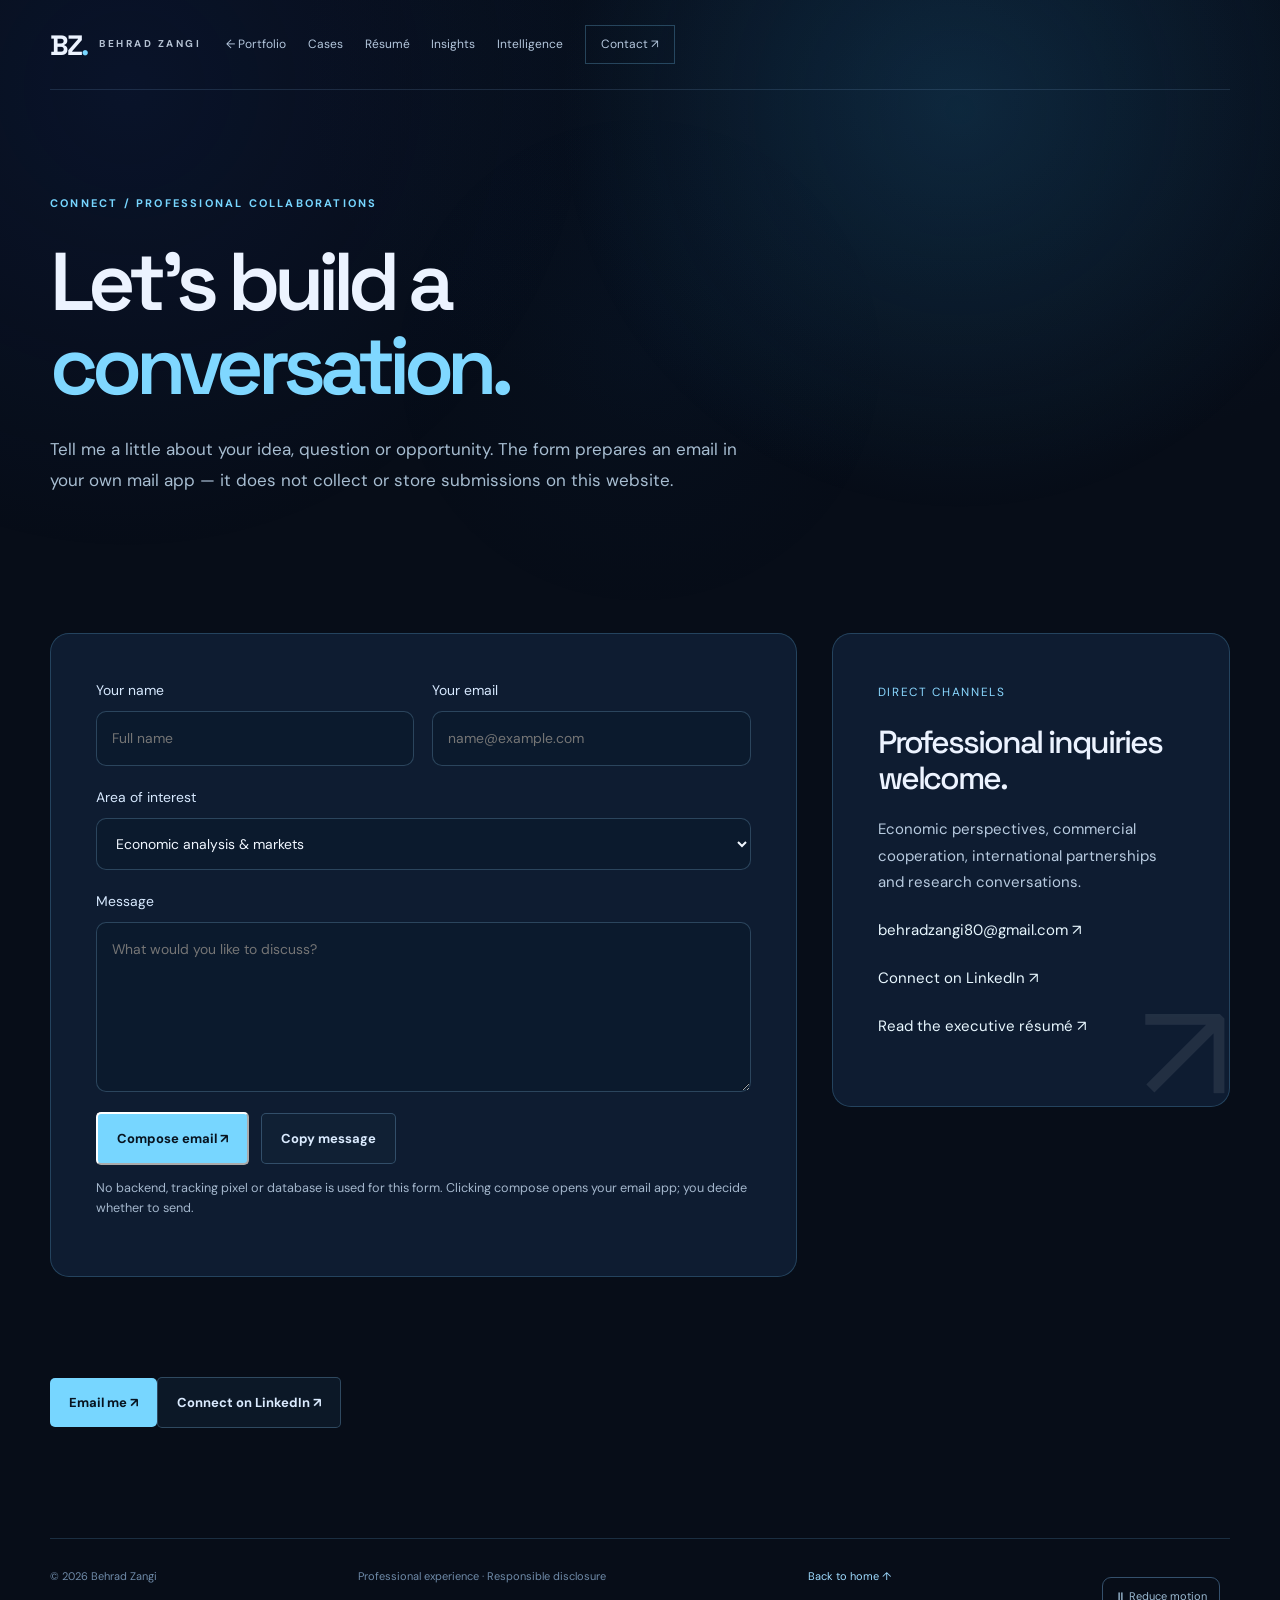
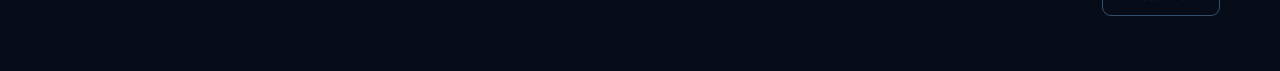
<file: contact.html>
<!DOCTYPE html>

<html lang="en"><head><meta charset="utf-8"/><meta content="width=device-width,initial-scale=1" name="viewport"/><meta content="#080e1a" name="theme-color"/><link href="favicon.svg" rel="icon" type="image/svg+xml"/><link href="https://fonts.googleapis.com" rel="preconnect"/><link crossorigin="" href="https://fonts.gstatic.com" rel="preconnect"/><link href="https://fonts.googleapis.com/css2?family=DM+Sans:wght@400;500;600;700&amp;family=Space+Grotesk:wght@400;500;600;700&amp;display=swap" rel="stylesheet"/><link href="styles.css" rel="stylesheet"/><link href="pages.css" rel="stylesheet"/><link href="v20.css" rel="stylesheet"/><title>Contact &amp; Collaboration — Behrad Zangi</title><meta content="Contact Behrad Zangi about economic analysis, business advisory, international trade or professional collaboration." name="description"/><link href="https://behradzangi.github.io/contact.html" rel="canonical"/><link href="language.css" rel="stylesheet"/><link href="motion-v25.css" rel="stylesheet"/><link href="polish-v26.css" rel="stylesheet"/></head><body><a class="skip" href="#page-main">Skip to content</a><div aria-hidden="true" class="subpage-backdrop"></div><header class="sub-header wrap"><a class="wordmark" href="index.html"><span class="mark">BZ<span class="mark-dot">.</span></span><span class="wordmark-sub">BEHRAD ZANGI</span></a><nav aria-label="Page navigation" class="subpage-navigation" id="subpage-navigation"><a href="index.html">← Portfolio</a><a href="cases.html">Cases</a><a href="resume.html">Résumé</a><a href="insights.html">Insights</a><a href="intelligence.html">Intelligence</a><a class="sub-contact" href="contact.html">Contact ↗</a></nav><div class="header-actions"><button aria-controls="subpage-navigation" aria-expanded="false" aria-label="Open navigation" class="sub-menu-toggle" type="button">☰</button></div></header><main class="subpage wrap" id="page-main"><div class="page-hero"><span class="section-kicker">CONNECT / PROFESSIONAL COLLABORATIONS</span><h1>Let's build a <em>conversation.</em></h1><p>Tell me a little about your idea, question or opportunity. The form prepares an email in your own mail app — it does not collect or store submissions on this website.</p></div><div class="contact-builder"><form id="inquiry-form"><div class="form-row"><label>Your name <input autocomplete="name" maxlength="100" name="name" placeholder="Full name" required="" type="text"/></label><label>Your email <input autocomplete="email" maxlength="150" name="email" placeholder="name@example.com" required="" type="email"/></label></div><label>Area of interest <select id="inquiry-topic" name="topic"><option value="Economic analysis">Economic analysis &amp; markets</option><option value="Business advisory">Business consulting &amp; strategy</option><option value="International trade">International trade &amp; automotive imports</option><option value="Academic collaboration">Academic &amp; research collaboration</option><option value="General conversation">General professional conversation</option></select></label><label>Message <textarea maxlength="2500" name="message" placeholder="What would you like to discuss?" required="" rows="6"></textarea></label><div class="form-actions"><button class="btn primary" type="submit">Compose email ↗</button><button class="btn ghost" id="copy-inquiry" type="button">Copy message</button><span aria-live="polite" class="form-status" id="inquiry-status" role="status"></span></div><p class="privacy-note">No backend, tracking pixel or database is used for this form. Clicking compose opens your email app; you decide whether to send.</p></form><aside class="contact-aside"><span>DIRECT CHANNELS</span><h2>Professional inquiries welcome.</h2><p>Economic perspectives, commercial cooperation, international partnerships and research conversations.</p><a href="mailto:behradzangi80@gmail.com">behradzangi80@gmail.com ↗</a><a href="https://www.linkedin.com/in/behradzangi" rel="noopener noreferrer" target="_blank">Connect on LinkedIn ↗</a><a href="resume.html">Read the executive résumé ↗</a><div aria-hidden="true" class="contact-decoration">↗</div></aside></div><div class="integrate-actions"><a class="btn primary" href="mailto:behradzangi80@gmail.com?subject=Professional%20collaboration">Email me ↗</a><a class="btn ghost" href="https://www.linkedin.com/in/behradzangi" rel="noopener noreferrer" target="_blank">Connect on LinkedIn ↗</a></div></main><footer class="sub-footer wrap"><span>© 2026 Behrad Zangi</span><span>Professional experience · Responsible disclosure</span><a href="index.html">Back to home ↑</a></footer><script defer="" src="v20.js"></script><script defer="True" src="language.js"></script><script defer="True" src="motion-v25.js"></script><script defer="True" src="polish-v26.js"></script></body></html>
</file>
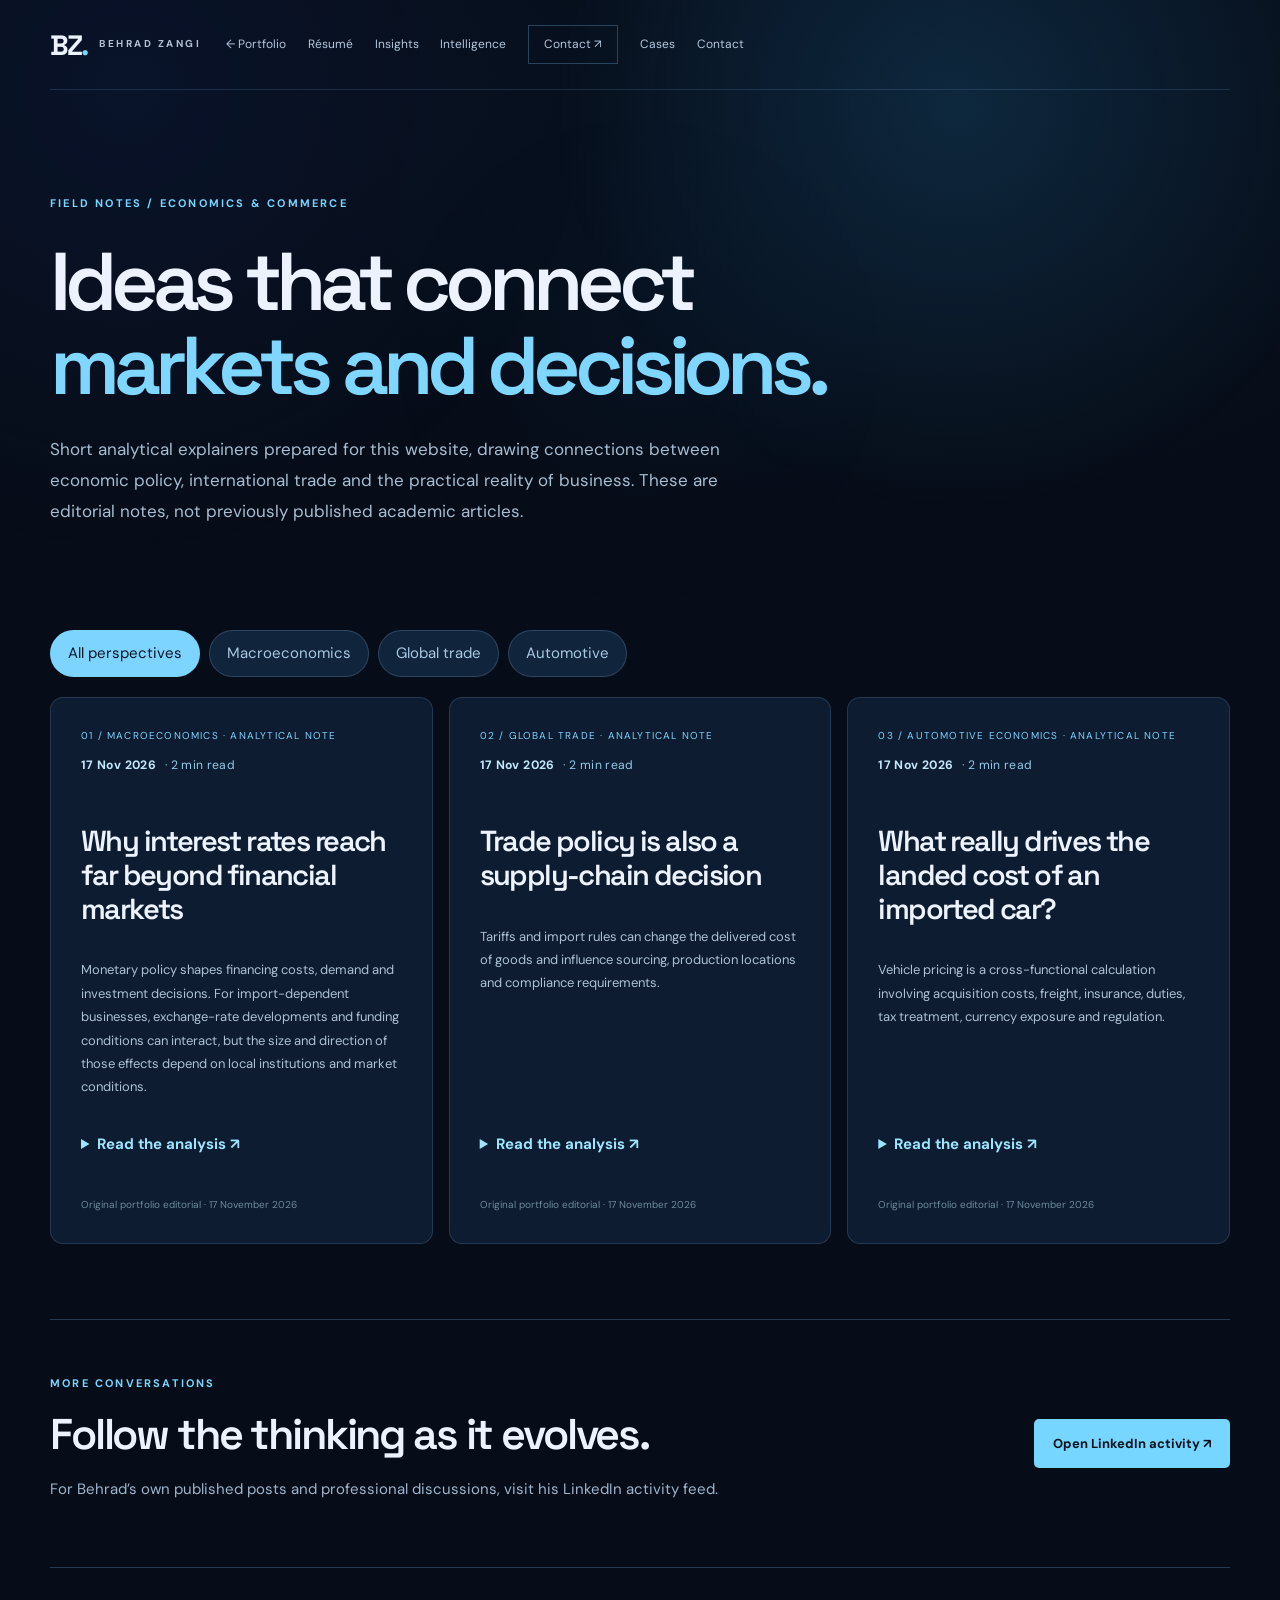
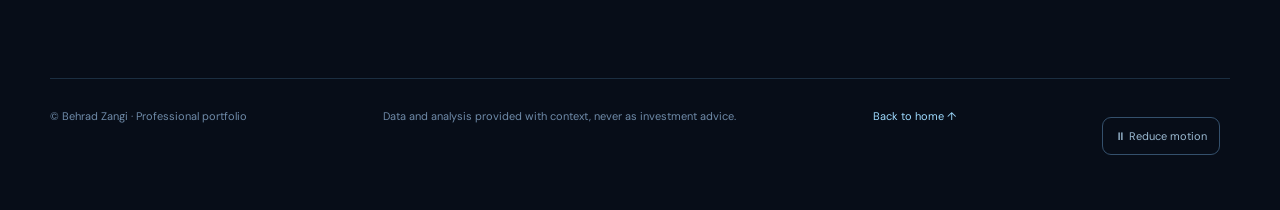
<file: insights.html>
<!DOCTYPE html>

<html lang="en"><head><meta charset="utf-8"/><meta content="width=device-width,initial-scale=1" name="viewport"/><meta content="#070d18" name="theme-color"/><link href="favicon.svg" rel="icon" type="image/svg+xml"/><link href="https://fonts.googleapis.com" rel="preconnect"/><link crossorigin="" href="https://fonts.gstatic.com" rel="preconnect"/><link href="https://fonts.googleapis.com/css2?family=DM+Sans:wght@400;500;600;700&amp;family=Space+Grotesk:wght@400;500;600;700&amp;display=swap" rel="stylesheet"/><link href="styles.css" rel="stylesheet"/><link href="pages.css" rel="stylesheet"/><title>Insights &amp; Economic Perspectives — Behrad Zangi</title><meta content="Editorial notes about macroeconomics, global trade and automotive imports." name="description"/><link href="https://behradzangi.github.io/insights.html" rel="canonical"/><link href="v20.css" rel="stylesheet"/><link href="language.css" rel="stylesheet"/><link href="motion-v25.css" rel="stylesheet"/><link href="polish-v26.css" rel="stylesheet"/></head><body><a class="skip" href="#page-main">Skip to content</a><div aria-hidden="true" class="subpage-backdrop"></div><header class="sub-header wrap"><a class="wordmark" href="index.html"><span class="mark">BZ<span class="mark-dot">.</span></span><span class="wordmark-sub">BEHRAD ZANGI</span></a><nav aria-label="Page navigation" class="subpage-navigation" id="subpage-navigation"><a href="index.html">← Portfolio</a><a href="resume.html">Résumé</a><a href="insights.html">Insights</a><a href="intelligence.html">Intelligence</a><a class="sub-contact" href="mailto:behradzangi80@gmail.com">Contact ↗</a><a href="cases.html">Cases</a><a href="contact.html">Contact</a></nav><div class="header-actions"><button aria-controls="subpage-navigation" aria-expanded="false" aria-label="Open navigation" class="sub-menu-toggle" type="button">☰</button></div></header><main class="subpage wrap" id="page-main"><div class="page-hero"><span class="section-kicker">FIELD NOTES / ECONOMICS &amp; COMMERCE</span><h1>Ideas that connect<br/><em>markets and decisions.</em></h1><p>Short analytical explainers prepared for this website, drawing connections between economic policy, international trade and the practical reality of business. These are editorial notes, not previously published academic articles.</p></div>
<div aria-label="Filter notes" class="editorial-tabs" role="group"><button class="active" data-topic="all">All perspectives</button><button data-topic="macro">Macroeconomics</button><button data-topic="trade">Global trade</button><button data-topic="auto">Automotive</button></div>
<div class="editorial-grid">
<article class="editorial-card" data-topic="macro"><span>01 / MACROECONOMICS · ANALYTICAL NOTE</span><div class="article-pubmeta"><time datetime="2026-11-17">17 Nov 2026</time><span>· 2 min read</span></div><h2>Why interest rates reach far beyond financial markets</h2><p>Monetary policy shapes financing costs, demand and investment decisions. For import-dependent businesses, exchange-rate developments and funding conditions can interact, but the size and direction of those effects depend on local institutions and market conditions.</p><details><summary>Read the analysis ↗</summary><p>A change in interest rates may influence corporate borrowing costs and household spending, while expectations and financial conditions can transmit policy choices through exchange rates and investment. Businesses should track both direct funding expenses and downstream demand, rather than treating any single policy change as a guaranteed directional signal.</p><p>Useful questions: How exposed are costs to local currency moves? What is the financing horizon? Is the demand response immediate or delayed?</p></details><small>Original portfolio editorial · 17 November 2026</small></article>
<article class="editorial-card" data-topic="trade"><span>02 / GLOBAL TRADE · ANALYTICAL NOTE</span><div class="article-pubmeta"><time datetime="2026-11-17">17 Nov 2026</time><span>· 2 min read</span></div><h2>Trade policy is also a supply-chain decision</h2><p>Tariffs and import rules can change the delivered cost of goods and influence sourcing, production locations and compliance requirements.</p><details><summary>Read the analysis ↗</summary><p>When a tariff changes, the effect extends beyond the invoice price. Importers may need to revisit sourcing, Incoterms, shipment timing, documentation, contract terms and customs classifications. The outcome depends on pass-through, competition and the ability of suppliers to adapt.</p><p>Good strategy separates short-term cost management from long-term supply-chain resilience.</p></details><small>Original portfolio editorial · 17 November 2026</small></article>
<article class="editorial-card" data-topic="auto"><span>03 / AUTOMOTIVE ECONOMICS · ANALYTICAL NOTE</span><div class="article-pubmeta"><time datetime="2026-11-17">17 Nov 2026</time><span>· 2 min read</span></div><h2>What really drives the landed cost of an imported car?</h2><p>Vehicle pricing is a cross-functional calculation involving acquisition costs, freight, insurance, duties, tax treatment, currency exposure and regulation.</p><details><summary>Read the analysis ↗</summary><p>Even when a manufacturer’s base price stays unchanged, the final landed cost may move as foreign exchange, shipping arrangements or customs obligations change. Timing also matters: regulatory approvals, documentation and delivery can affect working capital and speed to market.</p><p>Comparing alternative sourcing paths requires a consistent cost model and clearly documented assumptions.</p></details><small>Original portfolio editorial · 17 November 2026</small></article>
</div><div class="linkedin-panel"><div><span class="section-kicker">MORE CONVERSATIONS</span><h2>Follow the thinking as it evolves.</h2><p>For Behrad’s own published posts and professional discussions, visit his LinkedIn activity feed.</p></div><a class="btn primary" href="https://www.linkedin.com/in/behradzangi/recent-activity/all/" rel="noopener noreferrer" target="_blank">Open LinkedIn activity ↗</a></div></main><footer class="sub-footer wrap"><span>© Behrad Zangi · Professional portfolio</span><span>Data and analysis provided with context, never as investment advice.</span><a href="index.html">Back to home ↑</a></footer><script defer="" src="pages.js"></script><script defer="True" src="v20.js"></script><script defer="True" src="language.js"></script><script defer="True" src="motion-v25.js"></script><script defer="True" src="polish-v26.js"></script></body></html>
</file>
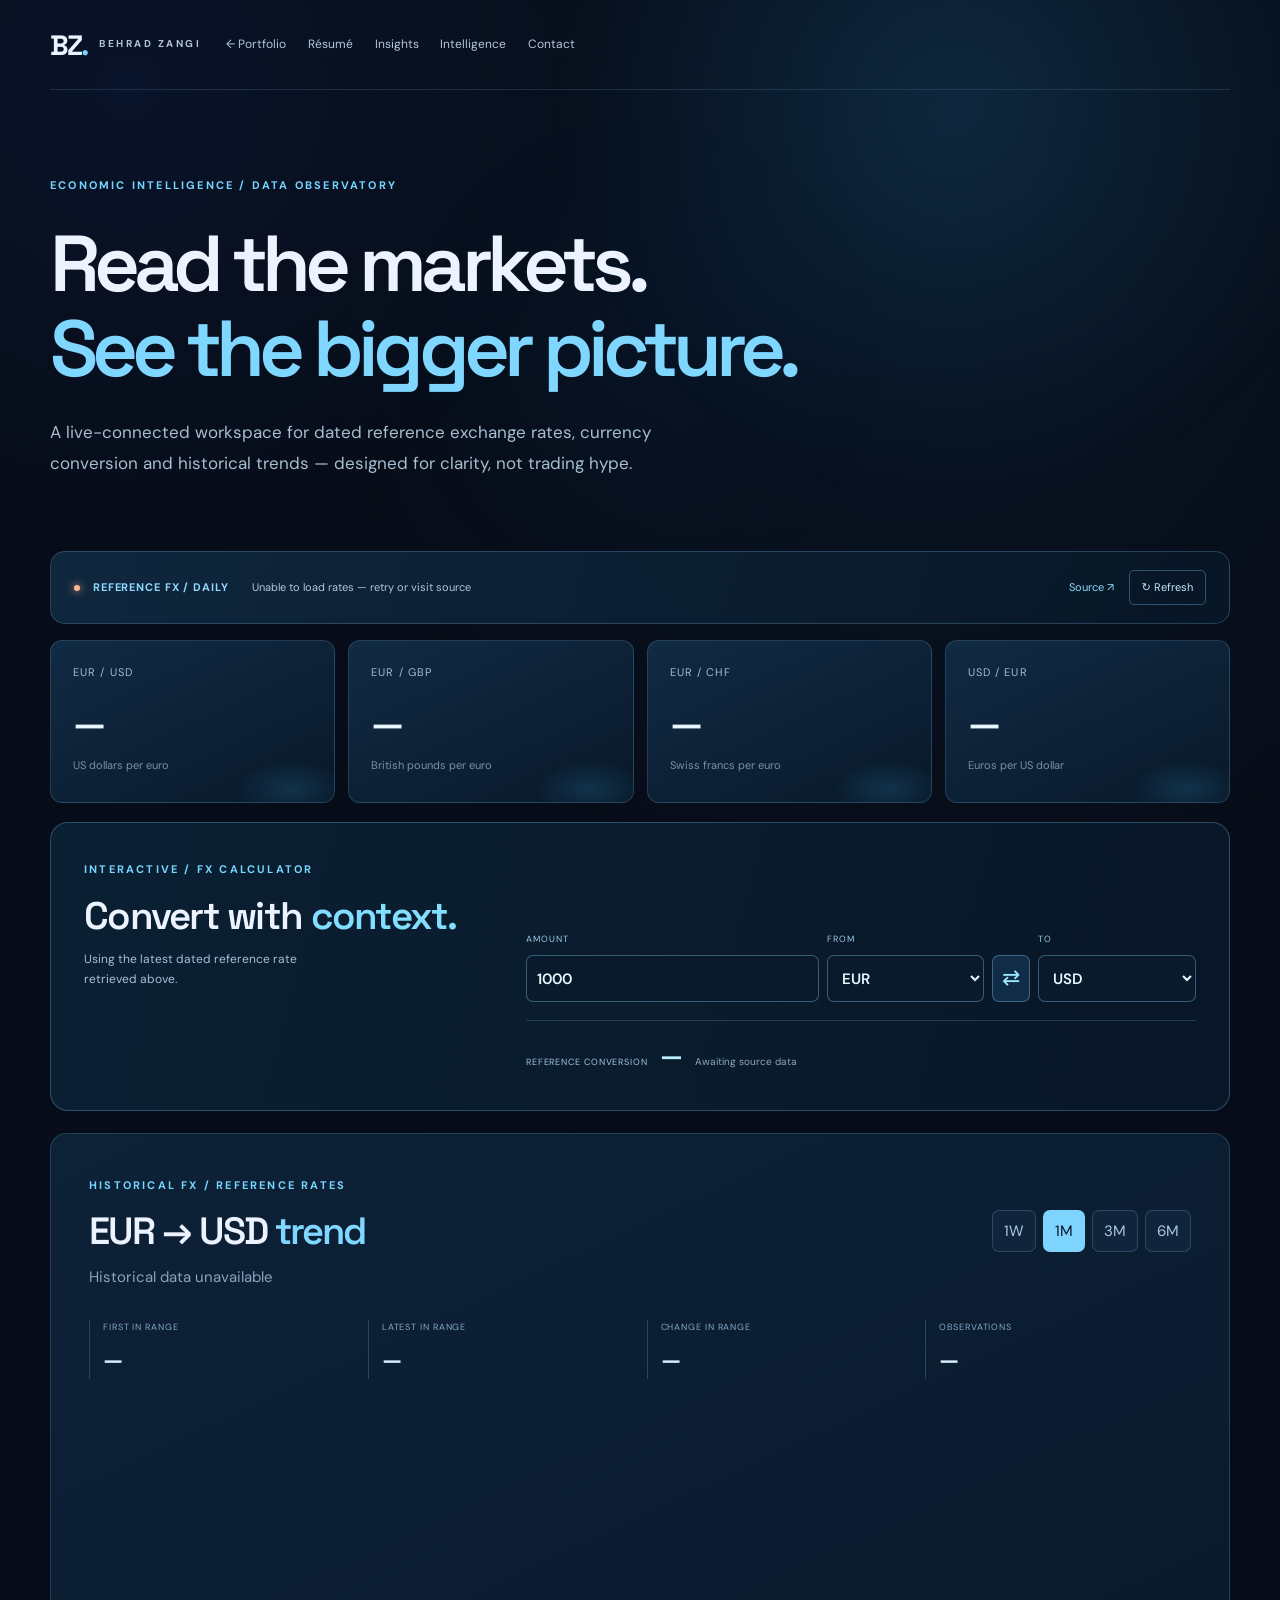
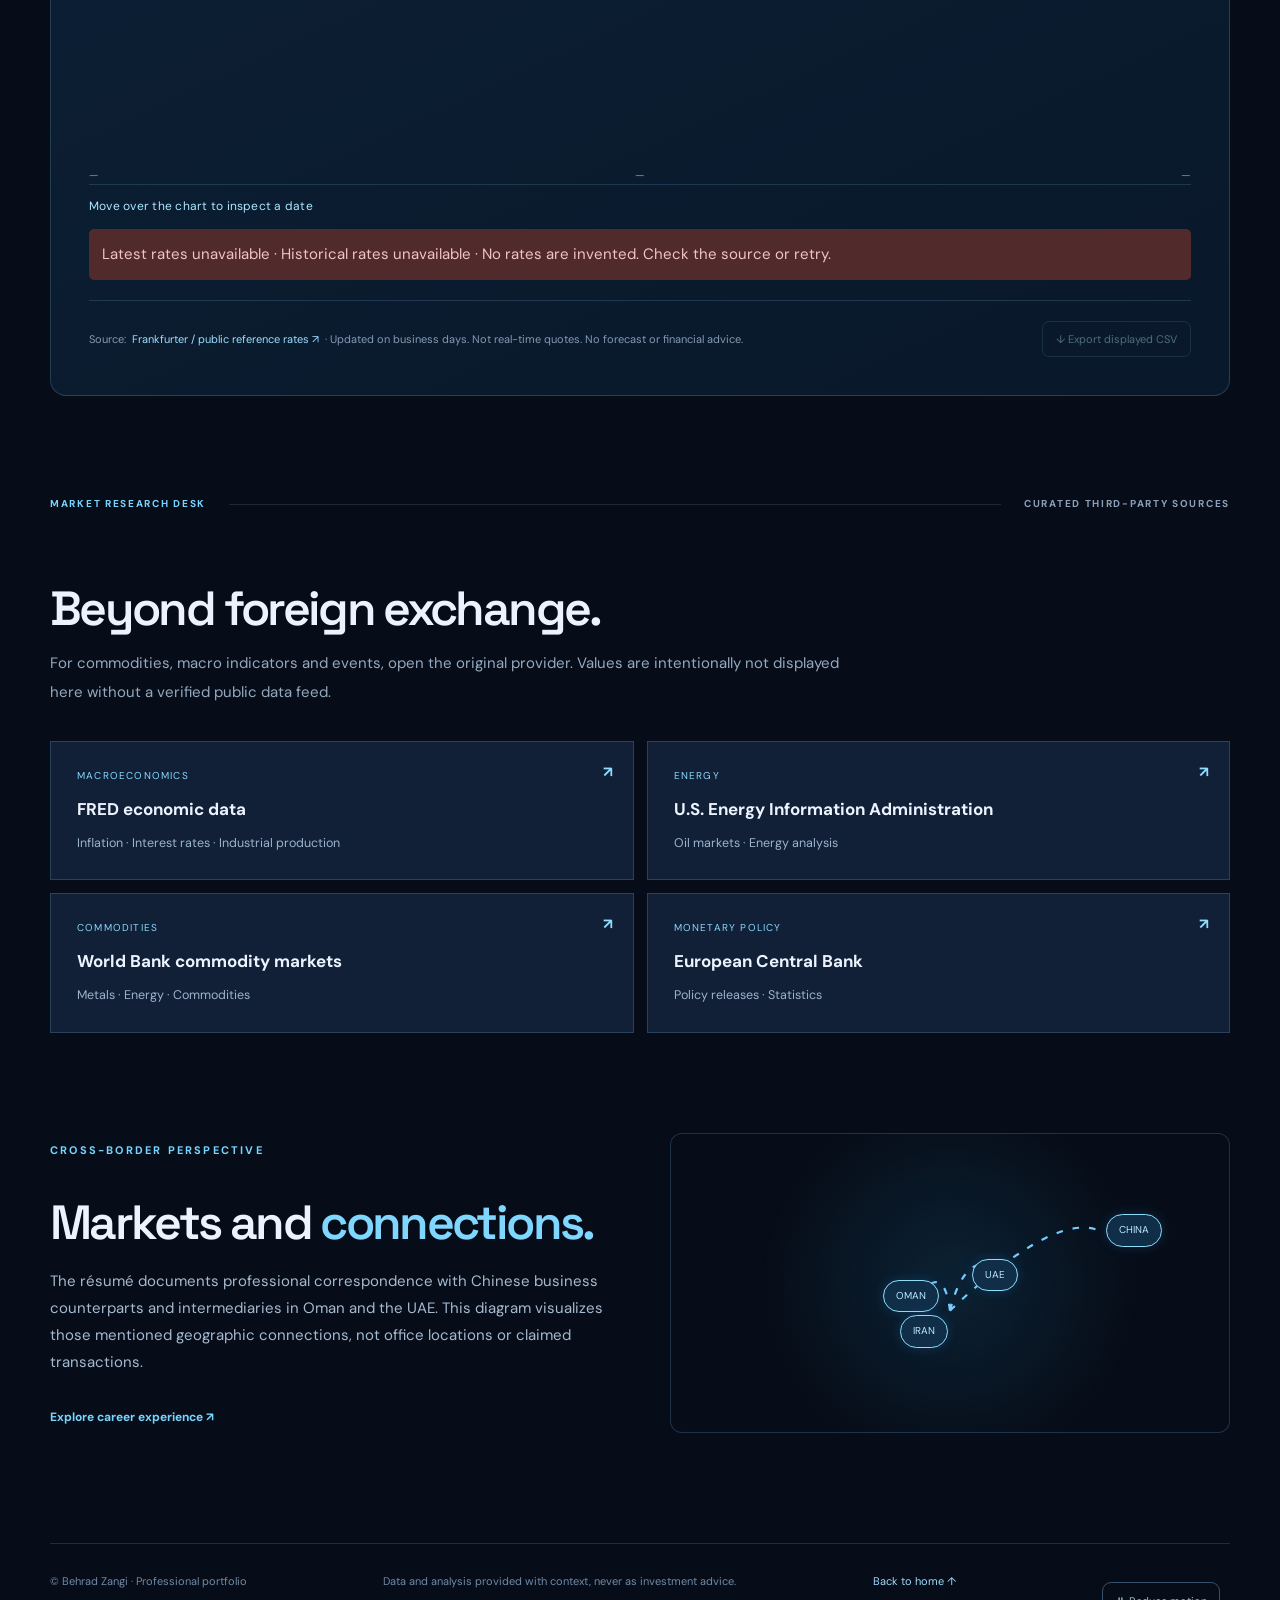
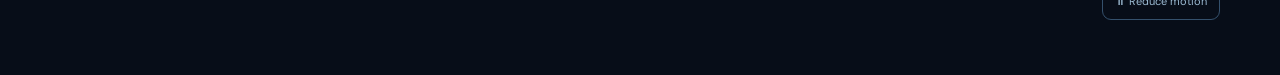
<file: intelligence.html>
<!DOCTYPE html>

<html lang="en"><head><meta charset="utf-8"/><meta content="width=device-width,initial-scale=1" name="viewport"/><meta content="#070d18" name="theme-color"/><link href="favicon.svg" rel="icon" type="image/svg+xml"/><link href="https://fonts.googleapis.com" rel="preconnect"/><link crossorigin="" href="https://fonts.gstatic.com" rel="preconnect"/><link href="https://fonts.googleapis.com/css2?family=DM+Sans:wght@400;500;600;700&amp;family=Space+Grotesk:wght@400;500;600;700&amp;display=swap" rel="stylesheet"/><link href="styles.css" rel="stylesheet"/><link href="pages.css" rel="stylesheet"/><title>Economic Intelligence — Behrad Zangi</title><meta content="Reliable reference FX rates, animated charts, currency conversion and sourced economic analysis tools. Free public data, no API key needed." name="description"/><link href="https://behradzangi.github.io/intelligence.html" rel="canonical"/><link href="v20.css" rel="stylesheet"/><link href="upgrade-v23.css" rel="stylesheet"/><link href="language.css" rel="stylesheet"/><link href="motion-v25.css" rel="stylesheet"/><link href="polish-v26.css" rel="stylesheet"/></head><body><a class="skip" href="#page-main">Skip to content</a><div aria-hidden="true" class="subpage-backdrop"></div><header class="sub-header wrap"><a class="wordmark" href="index.html"><span class="mark">BZ<span class="mark-dot">.</span></span><span class="wordmark-sub">BEHRAD ZANGI</span></a><nav aria-label="Page navigation" class="subpage-navigation" id="subpage-navigation"><a href="index.html">← Portfolio</a><a href="resume.html">Résumé</a><a href="insights.html">Insights</a><a href="intelligence.html">Intelligence</a><a href="contact.html">Contact</a></nav><div class="header-actions"><button aria-controls="subpage-navigation" aria-expanded="false" aria-label="Open navigation" class="sub-menu-toggle" type="button">☰</button></div></header><main class="subpage wrap" id="page-main"><div class="page-hero"><span class="section-kicker">ECONOMIC INTELLIGENCE / DATA OBSERVATORY</span><h1>Read the markets.<br/><em>See the bigger picture.</em></h1><p>A live-connected workspace for dated reference exchange rates, currency conversion and historical trends — designed for clarity, not trading hype.</p></div>
<div class="data-bar"><div class="data-source"><span class="live-status"><i id="status-led"></i> REFERENCE FX / DAILY</span><span aria-live="polite" id="fx-update">Connecting to rate provider…</span></div><div class="data-bar-actions"><a href="https://frankfurter.dev/" rel="noopener noreferrer" target="_blank">Source ↗</a><button id="fx-refresh" type="button">↻ Refresh</button></div></div>
<section aria-label="FX reference rates" class="data-card-grid"><div class="data-card"><span>EUR / USD</span><strong aria-live="polite" id="fx-eurusd">—</strong><small>US dollars per euro</small><span aria-hidden="true" class="fx-card-spark"></span></div><div class="data-card"><span>EUR / GBP</span><strong aria-live="polite" id="fx-eurgbp">—</strong><small>British pounds per euro</small><span aria-hidden="true" class="fx-card-spark"></span></div><div class="data-card"><span>EUR / CHF</span><strong aria-live="polite" id="fx-eurchf">—</strong><small>Swiss francs per euro</small><span aria-hidden="true" class="fx-card-spark"></span></div><div class="data-card"><span>USD / EUR</span><strong aria-live="polite" id="fx-usdeur">—</strong><small>Euros per US dollar</small><span aria-hidden="true" class="fx-card-spark"></span></div></section>
<section aria-label="Currency converter" class="fx-workbench"><div class="fx-workbench-title"><span class="section-kicker">INTERACTIVE / FX CALCULATOR</span><h2>Convert with <em>context.</em></h2><p>Using the latest dated reference rate retrieved above.</p></div><form class="fx-convert-fields" id="fx-converter"><label>AMOUNT<input aria-label="Amount to convert" id="fx-amount" inputmode="decimal" min="0" step="any" type="number" value="1000"/></label><label>FROM<select id="fx-from"><option>EUR</option><option>USD</option><option>GBP</option><option>CHF</option></select></label><button aria-label="Swap currencies" id="fx-swap" title="Swap currencies" type="button">⇄</button><label>TO<select id="fx-to"><option>USD</option><option>EUR</option><option>GBP</option><option>CHF</option></select></label></form><div class="fx-result"><span>REFERENCE CONVERSION</span><strong id="fx-converted">—</strong><small id="fx-conversion-note">Awaiting source data</small></div></section><div class="chart-panel"><div class="chart-head"><div><span class="section-kicker">HISTORICAL FX / REFERENCE RATES</span><h2>EUR → USD <em>trend</em></h2><p id="chart-subtitle">Data loading…</p></div><div class="chart-range"><button data-days="7" type="button">1W</button><button class="active" data-days="30" type="button">1M</button><button data-days="90" type="button">3M</button><button data-days="180" type="button">6M</button></div></div><div class="fx-chart-kpis"><div><span>FIRST IN RANGE</span><strong id="chart-first">—</strong></div><div><span>LATEST IN RANGE</span><strong id="chart-last">—</strong></div><div><span>CHANGE IN RANGE</span><strong id="chart-change">—</strong></div><div><span>OBSERVATIONS</span><strong id="chart-count">—</strong></div></div><div class="chart-inner"><svg aria-describedby="chart-subtitle" aria-label="Historical EUR to USD reference exchange rates" id="fx-chart" preserveaspectratio="xMidYMid meet" role="img" tabindex="0" viewbox="0 0 880 300"><g id="chart-grid"></g><path d="" fill="url(#chartFill)" id="chart-area"></path><path d="" fill="none" id="chart-line" stroke="#77d6ff" stroke-linecap="round" stroke-linejoin="round" stroke-width="3"></path><defs><lineargradient id="chartFill" x1="0" x2="0" y1="0" y2="1"><stop offset="0" stop-color="#4cadf8" stop-opacity=".25"></stop><stop offset="1" stop-color="#4cadf8" stop-opacity="0"></stop></lineargradient></defs><line id="chart-crosshair" opacity="0" stroke="#8bdcff" stroke-dasharray="4 6" x1="30" x2="30" y1="25" y2="285"></line><circle cx="30" cy="180" fill="#b8f2ff" id="chart-focus" opacity="0" r="5"></circle><rect fill="transparent" height="280" id="chart-interaction" pointer-events="all" width="820" x="30" y="15"></rect></svg><div class="chart-axis" id="chart-axis"><span>—</span><span>—</span><span>—</span></div><div aria-live="polite" class="chart-tooltip" id="chart-tooltip">Move over the chart to inspect a date</div></div><div class="data-error" hidden="" id="fx-error">The provider could not be reached. You can retry or open the original data source. Previously cached results, when available, are clearly labeled.</div><div class="source-line">Source: <a href="https://frankfurter.dev/" rel="noopener noreferrer" target="_blank">Frankfurter / public reference rates ↗</a> · Updated on business days. Not real-time quotes. No forecast or financial advice. <button disabled="" id="fx-export" type="button">↓ Export displayed CSV</button></div></div>
<section class="external-markets"><div class="section-head"><span class="section-no">MARKET RESEARCH DESK</span><span class="hairline"></span><span class="section-aside">CURATED THIRD-PARTY SOURCES</span></div><h2>Beyond foreign exchange.</h2><p class="section-intro">For commodities, macro indicators and events, open the original provider. Values are intentionally not displayed here without a verified public data feed.</p><div class="resource-grid"><a href="https://fred.stlouisfed.org/" rel="noopener noreferrer" target="_blank"><span>MACROECONOMICS</span><strong>FRED economic data</strong><small>Inflation · Interest rates · Industrial production</small><b>↗</b></a><a href="https://www.eia.gov/" rel="noopener noreferrer" target="_blank"><span>ENERGY</span><strong>U.S. Energy Information Administration</strong><small>Oil markets · Energy analysis</small><b>↗</b></a><a href="https://www.worldbank.org/en/research/commodity-markets" rel="noopener noreferrer" target="_blank"><span>COMMODITIES</span><strong>World Bank commodity markets</strong><small>Metals · Energy · Commodities</small><b>↗</b></a><a href="https://www.ecb.europa.eu/stats/html/index.en.html" rel="noopener noreferrer" target="_blank"><span>MONETARY POLICY</span><strong>European Central Bank</strong><small>Policy releases · Statistics</small><b>↗</b></a></div></section>
<section class="world-panel"><div><span class="section-kicker">CROSS-BORDER PERSPECTIVE</span><h2>Markets and <em>connections.</em></h2><p>The résumé documents professional correspondence with Chinese business counterparts and intermediaries in Oman and the UAE. This diagram visualizes those mentioned geographic connections, not office locations or claimed transactions.</p><a class="text-link" href="index.html#experience">Explore career experience ↗</a></div><div aria-label="Illustrative geography of professional correspondence" class="geo-lines"><span class="geo-node cn">CHINA</span><span class="geo-node ae">UAE</span><span class="geo-node om">OMAN</span><span class="geo-node ir">IRAN</span><svg aria-hidden="true" viewbox="0 0 500 270"><path d="M250 160Q350 65 390 90 M250 160Q265 100 300 125 M250 160Q245 120 225 142"></path></svg></div></section></main><footer class="sub-footer wrap"><span>© Behrad Zangi · Professional portfolio</span><span>Data and analysis provided with context, never as investment advice.</span><a href="index.html">Back to home ↑</a></footer><script defer="True" src="v20.js"></script><script defer="True" src="intelligence-v23.js"></script><script defer="True" src="language.js"></script><script defer="True" src="motion-v25.js"></script><script defer="True" src="polish-v26.js"></script></body></html>
</file>
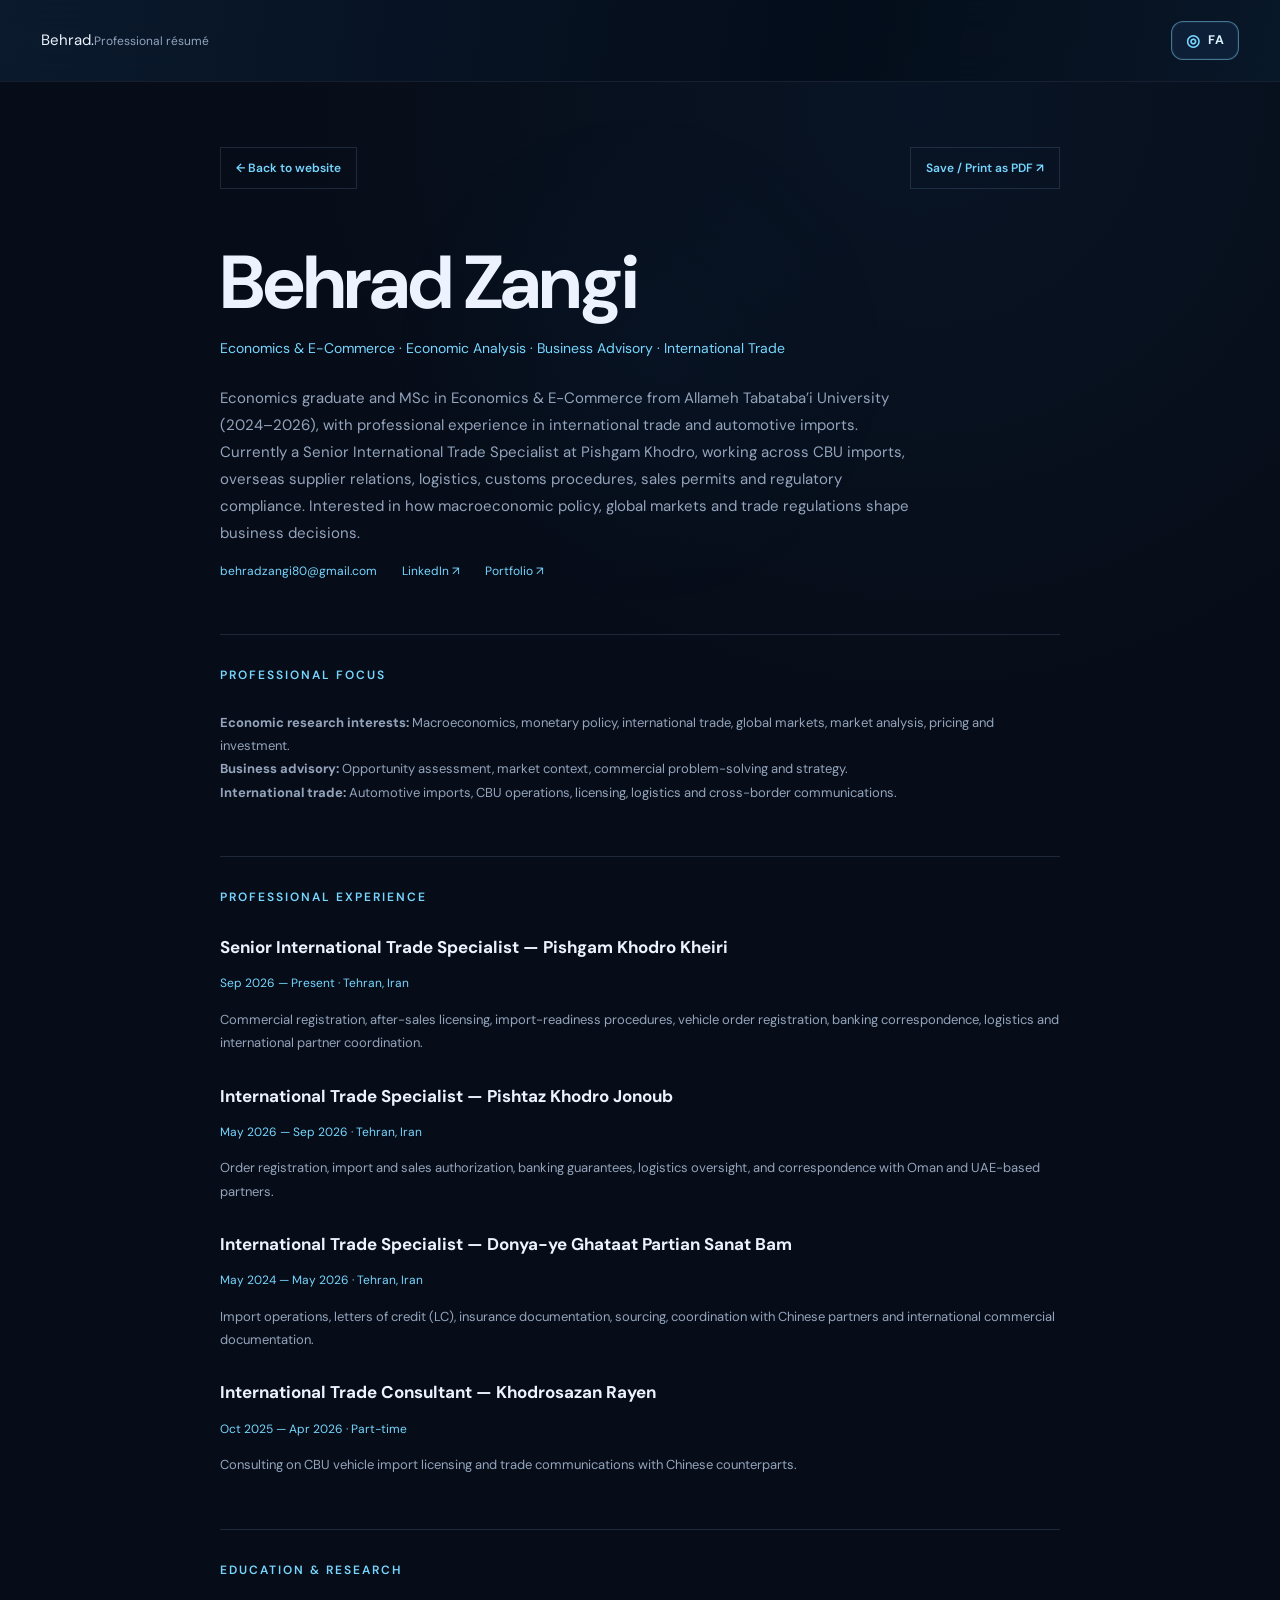
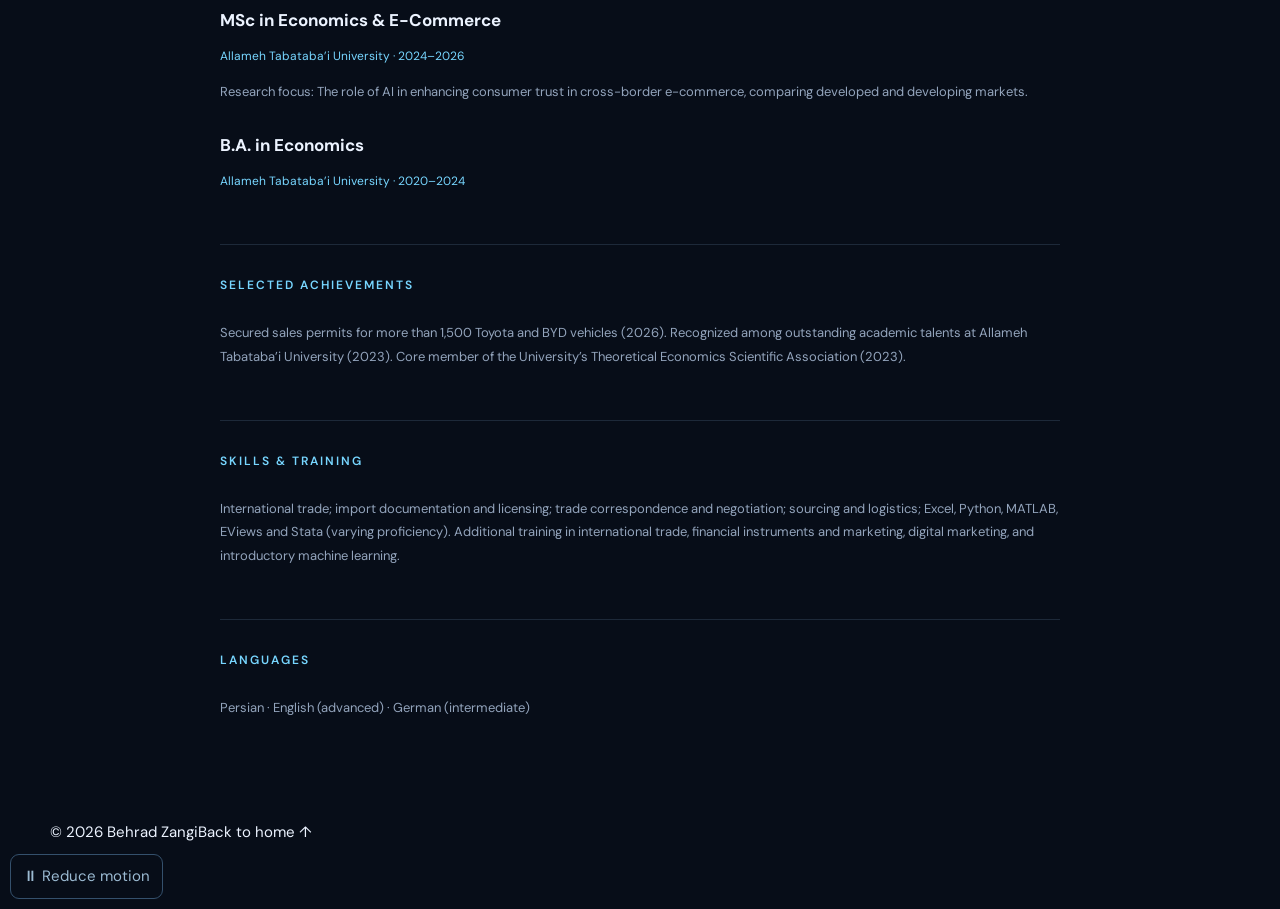
<file: resume.html>
<!DOCTYPE html>

<html lang="en"><head><meta charset="utf-8"/><meta content="width=device-width, initial-scale=1" name="viewport"/><title>Résumé — Behrad Zangi | Economics, Advisory &amp; International Trade</title><meta content="Professional résumé of Behrad Zangi: international trade, automotive imports, economics and education." name="description"/><link href="favicon.svg" rel="icon"/><link href="https://fonts.googleapis.com" rel="preconnect"/><link crossorigin="" href="https://fonts.gstatic.com" rel="preconnect"/><link href="https://fonts.googleapis.com/css2?family=DM+Sans:wght@400;500;600;700&amp;family=Newsreader:opsz,wght@6..72,400;6..72,500&amp;display=swap" rel="stylesheet"/><link href="styles.css" rel="stylesheet"/><style>.resume-page{max-width:900px;margin:65px auto 100px;padding:0 30px}.resume-top{display:flex;justify-content:space-between;gap:20px;align-items:center}.resume-top a,.resume-top button{font:600 12px var(--sans);color:var(--accent);background:transparent;border:1px solid var(--line);padding:12px 15px;cursor:pointer}.resume-top button:hover{background:var(--panel)}.resume-page h1{font-size:75px;line-height:1.05;letter-spacing:-2px;margin:55px 0 8px}.resume-sub{font-size:14px;color:var(--accent);margin-bottom:25px}.resume-intro{line-height:1.8;max-width:700px;color:var(--muted)}.resume-contact{font-size:12px;color:var(--accent);display:flex;gap:25px;flex-wrap:wrap}.resume-group{border-top:1px solid var(--line);margin-top:52px;padding-top:20px}.resume-group h2{font:600 12px var(--sans);letter-spacing:2px;color:var(--accent);margin-bottom:28px}.resume-item{margin-bottom:27px}.resume-item h3{font-size:17px;margin-bottom:5px}.resume-item .meta{font-size:12px;color:var(--accent);margin-bottom:9px}.resume-item p,.resume-group>p{font-size:13px;line-height:1.8;color:var(--muted)}@media print{body{background:white;color:#111}.site-header,.resume-top,footer{display:none}.resume-page{margin:0 auto;padding:0;max-width:none}.resume-page h1{margin-top:15px;font-size:55px}.resume-sub,.resume-contact,.resume-group h2,.resume-item .meta{color:#333}.resume-intro,.resume-item p,.resume-group>p{color:#333}.resume-group{border-color:#bbb;margin-top:28px}.resume-item{break-inside:avoid;margin-bottom:17px}@page{size:A4;margin:17mm}}</style><link href="v20.css" rel="stylesheet"/><link href="language.css" rel="stylesheet"/><link href="motion-v25.css" rel="stylesheet"/><link href="polish-v26.css" rel="stylesheet"/></head><body><header class="site-header"><div class="wrap header-inner"><a class="brand" href="index.html">Behrad<span class="brand-dot">.</span></a><span style="margin-left:auto;font-size:12px;color:var(--muted)">Professional résumé</span></div><div class="header-actions"></div></header><main class="resume-page"><div class="resume-top"><a href="index.html">← Back to website</a><button onclick="window.print()" type="button">Save / Print as PDF ↗</button></div><h1>Behrad Zangi</h1><p class="resume-sub">Economics &amp; E-Commerce · Economic Analysis · Business Advisory · International Trade</p><p class="resume-intro">Economics graduate and MSc in Economics &amp; E-Commerce from Allameh Tabataba’i University (2024–2026), with professional experience in international trade and automotive imports. Currently a Senior International Trade Specialist at Pishgam Khodro, working across CBU imports, overseas supplier relations, logistics, customs procedures, sales permits and regulatory compliance. Interested in how macroeconomic policy, global markets and trade regulations shape business decisions.</p><div class="resume-contact"><a href="mailto:behradzangi80@gmail.com">behradzangi80@gmail.com</a><a href="https://www.linkedin.com/in/behradzangi">LinkedIn ↗</a><a href="https://behradzangi.github.io/">Portfolio ↗</a></div><section class="resume-group"><h2>PROFESSIONAL FOCUS</h2><p><strong>Economic research interests:</strong> Macroeconomics, monetary policy, international trade, global markets, market analysis, pricing and investment.<br/><strong>Business advisory:</strong> Opportunity assessment, market context, commercial problem-solving and strategy.<br/><strong>International trade:</strong> Automotive imports, CBU operations, licensing, logistics and cross-border communications.</p></section><section class="resume-group"><h2>PROFESSIONAL EXPERIENCE</h2><div class="resume-item"><h3>Senior International Trade Specialist — Pishgam Khodro Kheiri</h3><p class="meta">Sep 2026 — Present · Tehran, Iran</p><p>Commercial registration, after-sales licensing, import-readiness procedures, vehicle order registration, banking correspondence, logistics and international partner coordination.</p></div><div class="resume-item"><h3>International Trade Specialist — Pishtaz Khodro Jonoub</h3><p class="meta">May 2026 — Sep 2026 · Tehran, Iran</p><p>Order registration, import and sales authorization, banking guarantees, logistics oversight, and correspondence with Oman and UAE-based partners.</p></div><div class="resume-item"><h3>International Trade Specialist — Donya-ye Ghataat Partian Sanat Bam</h3><p class="meta">May 2024 — May 2026 · Tehran, Iran</p><p>Import operations, letters of credit (LC), insurance documentation, sourcing, coordination with Chinese partners and international commercial documentation.</p></div><div class="resume-item"><h3>International Trade Consultant — Khodrosazan Rayen</h3><p class="meta">Oct 2025 — Apr 2026 · Part-time</p><p>Consulting on CBU vehicle import licensing and trade communications with Chinese counterparts.</p></div></section><section class="resume-group"><h2>EDUCATION &amp; RESEARCH</h2><div class="resume-item"><h3>MSc in Economics &amp; E-Commerce</h3><p class="meta">Allameh Tabataba’i University · 2024–2026</p><p>Research focus: The role of AI in enhancing consumer trust in cross-border e-commerce, comparing developed and developing markets.</p></div><div class="resume-item"><h3>B.A. in Economics</h3><p class="meta">Allameh Tabataba’i University · 2020–2024</p></div></section><section class="resume-group"><h2>SELECTED ACHIEVEMENTS</h2><p>Secured sales permits for more than 1,500 Toyota and BYD vehicles (2026). Recognized among outstanding academic talents at Allameh Tabataba’i University (2023). Core member of the University’s Theoretical Economics Scientific Association (2023).</p></section><section class="resume-group"><h2>SKILLS &amp; TRAINING</h2><p>International trade; import documentation and licensing; trade correspondence and negotiation; sourcing and logistics; Excel, Python, MATLAB, EViews and Stata (varying proficiency). Additional training in international trade, financial instruments and marketing, digital marketing, and introductory machine learning.</p></section><section class="resume-group"><h2>LANGUAGES</h2><p>Persian · English (advanced) · German (intermediate)</p></section></main><footer><div class="wrap footer-inner"><span>© 2026 Behrad Zangi</span><a href="index.html">Back to home ↑</a></div></footer><script defer="True" src="v20.js"></script><script defer="True" src="language.js"></script><script defer="True" src="motion-v25.js"></script><script defer="True" src="polish-v26.js"></script></body></html>
</file>
<file: styles.css>
:root{color-scheme:dark;--bg:#070d18;--bg2:#0a1424;--line:rgba(143,181,222,.17);--text:#ecf3ff;--muted:#93a4bc;--accent:#5ac4fb;--accent2:#78a9ff;--white:#fff;--sans:'DM Sans',system-ui,sans-serif;--display:'Space Grotesk',system-ui,sans-serif}*{box-sizing:border-box}html{scroll-behavior:smooth;scroll-padding-top:100px}body{margin:0;background:var(--bg);color:var(--text);font-family:var(--sans);font-size:15px;line-height:1.65;overflow-x:hidden}a{color:inherit;text-decoration:none}button{font:inherit}::selection{background:#2c7eac;color:#fff}a:focus-visible,button:focus-visible{outline:2px solid var(--accent);outline-offset:5px}.skip{position:fixed;left:15px;top:-60px;background:#fff;color:#000;padding:12px;z-index:100}.skip:focus{top:15px}#particles{position:absolute;inset:0;width:100%;height:900px;pointer-events:none;z-index:0;opacity:.72}.grain{position:fixed;inset:0;pointer-events:none;z-index:20;opacity:.08;background-image:url("data:image/svg+xml,%3Csvg viewBox='0 0 180 180' xmlns='http://www.w3.org/2000/svg'%3E%3Cfilter id='n'%3E%3CfeTurbulence type='fractalNoise' baseFrequency='.9' numOctaves='3' stitchTiles='stitch'/%3E%3C/filter%3E%3Crect width='100%25' height='100%25' filter='url(%23n)' opacity='.14'/%3E%3C/svg%3E")}.wrap{width:min(1180px,calc(100% - 88px));margin-inline:auto}.site-header{height:86px;padding:0 max(44px,calc((100vw - 1180px)/2));display:flex;justify-content:space-between;align-items:center;border-bottom:1px solid rgba(140,172,206,.12);position:relative;z-index:30;background:rgba(7,13,24,.67);backdrop-filter:blur(18px)}.wordmark{display:flex;align-items:center;gap:12px}.mark{font:700 28px/1 var(--display);letter-spacing:-2px}.mark-dot,.dot{color:var(--accent)}.wordmark-sub{font-size:10px;letter-spacing:.25em;color:#b5c2d3;font-weight:700}.nav{display:flex;gap:35px}.nav a{font-size:13px;color:#adbbce;transition:color .2s}.nav a:hover,.header-cta:hover{color:white}.header-cta{font:600 12px var(--sans);letter-spacing:.015em;border:1px solid rgba(115,179,222,.4);padding:11px 17px;border-radius:5px}.header-cta span{color:var(--accent);margin-left:12px}.menu-toggle{display:none}.hero{min-height:690px;display:grid;grid-template-columns:1fr 1fr;align-items:center;gap:15px;position:relative;z-index:1;padding-top:36px;padding-bottom:28px}.hero-copy{position:relative;z-index:4}.status{display:inline-flex;gap:11px;align-items:center;color:#b8d6ea;letter-spacing:.17em;font-weight:700;font-size:10px;margin-bottom:50px}.status-light{width:7px;height:7px;border-radius:50%;background:#5ce0b7;box-shadow:0 0 0 5px #5ce0b719,0 0 19px #5ce0b7}.eyebrow,.section-kicker{color:var(--accent);letter-spacing:.2em;font-size:11px;font-weight:700}.hero h1{font:600 clamp(76px,8.4vw,130px)/.93 var(--display);letter-spacing:-.09em;margin:12px 0 25px}.hero h1 span{color:#e3eeff}.type-line{display:flex;align-items:center;gap:6px;min-height:35px;font:500 23px var(--display);letter-spacing:-.04em;color:var(--accent)}.type-prefix{color:#d8e5f8}.caret{display:inline-block;height:22px;width:2px;background:var(--accent);animation:blink .85s steps(1) infinite}@keyframes blink{50%{opacity:0}}.hero-summary{max-width:485px;color:#9cacc3;font-size:15px;line-height:1.93;margin:25px 0 31px}.hero-summary strong{font-weight:500;color:#d4e1ee}.hero-actions{display:flex;gap:12px;flex-wrap:wrap}.btn{display:inline-flex;align-items:center;justify-content:space-between;gap:24px;font-size:13px;font-weight:700;padding:14px 19px;border-radius:5px;transition:transform .2s,background .2s}.btn:hover{transform:translateY(-3px)}.btn.primary{background:var(--accent);color:#07131f}.btn.ghost{background:rgba(19,39,58,.48);border:1px solid rgba(130,184,229,.3);color:#dbebff}.hero-social{display:flex;align-items:center;gap:16px;margin-top:60px;font-weight:700;font-size:10px;letter-spacing:.12em;color:#8398b2}.hero-social a:hover{color:var(--accent)}.social-divider{width:1px;height:11px;background:#41536c}.hero-art{height:600px;position:relative;isolation:isolate;display:grid;place-items:center}.hero-halo{position:absolute;width:520px;height:520px;border-radius:50%;background:radial-gradient(circle,#25517a75 0%,#113a6070 38%,transparent 72%);filter:blur(15px)}.portrait-shell{width:min(65%,352px);aspect-ratio:1;border-radius:50%;padding:8px;position:relative;z-index:4;background:linear-gradient(140deg,#79cfff90,#173f6f18,#6db5fc92);box-shadow:0 0 40px #3186c326,0 0 0 1px #4b9ccd37}.portrait-shell:after{content:"";position:absolute;inset:0;border-radius:50%;box-shadow:inset 0 0 40px #040d22;pointer-events:none}.portrait-shell img{width:100%;height:100%;object-fit:cover;object-position:center 39%;border-radius:50%;display:block;filter:saturate(.92) contrast(1.08)}.orbit{position:absolute;border:1px solid rgba(101,168,238,.21);border-radius:50%;pointer-events:none}.orbit-1{width:420px;height:420px;border-style:dashed;animation:spin 65s linear infinite}.orbit-2{width:510px;height:510px;border-color:rgba(99,170,232,.13);animation:spin 95s linear infinite reverse}.orbit-3{width:584px;height:584px;border-color:rgba(99,170,232,.08)}.orbit-1:before,.orbit-2:before{content:"";position:absolute;width:7px;height:7px;border-radius:50%;background:var(--accent);top:50%;left:-4px;box-shadow:0 0 15px var(--accent)}@keyframes spin{to{transform:rotate(360deg)}}.orbit-pulse{position:absolute;width:12px;height:12px;border:1px solid var(--accent);border-radius:50%;box-shadow:0 0 25px #45baff}.pulse-a{top:83px;right:85px}.pulse-b{bottom:90px;left:70px;width:7px;height:7px;background:#77adf6}.orbital-tag{position:absolute;z-index:6;white-space:nowrap;font-size:10px;letter-spacing:.14em;font-weight:700;color:#e8f4ff;padding:12px 15px;background:rgba(9,25,45,.92);border:1px solid rgba(103,180,248,.34);border-radius:5px;box-shadow:0 10px 40px #0006,0 0 21px #2a82b714;backdrop-filter:blur(10px);display:flex;align-items:center;gap:9px;animation:float 6s ease-in-out infinite}.tag-dot{width:5px;height:5px;background:var(--accent);border-radius:50%;box-shadow:0 0 8px var(--accent)}.tag-top{top:64px;left:28%;animation-delay:0s}.tag-right{right:-13px;top:44%;animation-delay:-1.5s}.tag-bottom{bottom:69px;left:30%;animation-delay:-3s}.tag-left{left:-20px;top:57%;animation-delay:-4.5s}@keyframes float{0%,100%{transform:translateY(0)}50%{transform:translateY(-12px)}}.art-corner{position:absolute;font-size:9px;letter-spacing:.17em;color:#496480}.top-left{top:20px;left:4px}.bottom-right{bottom:20px;right:0}.hero-bottom{display:flex;gap:22px;align-items:center;font-size:9px;letter-spacing:.17em;font-weight:700;color:#6d859f;padding:0 0 24px;position:relative;z-index:2}.hero-bottom>span:last-child{margin-left:auto}.hero-bottom i{font-size:7px;color:#5ce0b7;font-style:normal;margin:0 7px}.scroll-line{height:1px;width:55px;background:#4d779b}.section{padding:114px 0 35px;position:relative;z-index:2}.section-head{display:flex;gap:23px;align-items:center;margin-bottom:66px}.section-no,.section-aside{font-size:10px;color:#8ca0b9;font-weight:700;letter-spacing:.17em;white-space:nowrap}.section-no{color:var(--accent)}.hairline{height:1px;flex:1;background:var(--line)}h2{font:500 clamp(40px,5vw,66px)/1.13 var(--display);letter-spacing:-.065em;margin:12px 0 0}h2 em{color:#77baf0;font-style:normal}.about-layout{display:grid;grid-template-columns:1.1fr .9fr;gap:70px}.about-text{font-size:16px;line-height:2;color:#a8b8ca;padding-top:14px}.about-text p{margin:0 0 17px}.text-link{display:inline-flex;gap:14px;align-items:center;color:var(--accent);font-size:12px;font-weight:700;margin-top:17px}.text-link:hover{color:white}.section-title-row{display:flex;align-items:end;justify-content:space-between;gap:50px;margin-bottom:42px}.section-intro{max-width:310px;color:#94a9bf;margin:0 0 9px;line-height:1.9}.experience-list{border-top:1px solid var(--line)}.experience-row{display:grid;grid-template-columns:200px 1fr 35px;gap:26px;padding:31px 10px 32px;border-bottom:1px solid var(--line);transition:background .25s,padding .25s}.experience-row:hover{background:#10233a80;padding-left:20px}.date{font-size:10px;letter-spacing:.11em;color:#8eabc4;font-weight:700;padding-top:9px}.role-type{display:block;font-size:9px;letter-spacing:.14em;color:var(--accent);font-weight:700;margin-bottom:8px}.experience-row h3{font:500 22px var(--display);letter-spacing:-.025em;margin:0 0 5px}.company{color:var(--accent);font-weight:600;margin:0;font-size:13px}.job-detail{max-width:670px;color:#879ab0;font-size:13px;margin:9px 0 0;line-height:1.75}.row-arrow{font-size:23px;color:#5c7795;text-align:right}.impact-band{margin-top:46px;display:grid;grid-template-columns:1fr 1fr 65px;gap:34px;align-items:center;border:1px solid rgba(100,185,247,.22);border-radius:9px;padding:35px 40px;background:linear-gradient(110deg,#0b2742,#0c1b2f 75%);position:relative;overflow:hidden}.impact-band:after{content:"";width:320px;height:320px;position:absolute;right:-100px;top:-180px;border-radius:50%;background:#287ec317;filter:blur(15px)}.impact-number{display:block;font:600 clamp(60px,8vw,110px)/1 var(--display);letter-spacing:-.09em;color:#e6f7ff;margin-top:6px}.impact-number span{color:var(--accent)}.impact-band h3{font:500 22px var(--display);margin:0 0 9px}.impact-band p{color:#9cb0c5;font-size:13px;margin:0}.impact-icon{font-size:55px;color:#4db3f0}.expertise-grid{display:grid;grid-template-columns:repeat(4,1fr);border:1px solid var(--line);border-radius:8px;overflow:hidden}.expertise-item{min-height:315px;position:relative;padding:26px 24px 30px;border-right:1px solid var(--line);background:rgba(11,25,42,.58);transition:background .25s}.expertise-item:last-child{border-right:none}.expertise-item:hover{background:#13314c}.expertise-index{font-size:10px;letter-spacing:.1em;color:#69829e}.expertise-glyph{font:400 45px var(--display);color:var(--accent);margin:30px 0 15px}.expertise-item h3{font:500 23px/1.16 var(--display);letter-spacing:-.04em;margin:0 0 15px}.expertise-item p{font-size:12px;line-height:1.9;color:#8fa4ba;margin:0}.education-layout{display:grid;grid-template-columns:1fr 1fr;gap:110px}.education-desc{color:#94a9bf;max-width:410px;line-height:1.9;margin:26px 0}.honor{display:flex;align-items:center;gap:17px;margin-top:40px;padding:20px 0;border-top:1px solid var(--line);max-width:430px}.honor-star{color:#65bffc;font-size:33px}.honor strong,.honor small{display:block}.honor strong{font-size:13px}.honor small{font-size:12px;color:#8ba0b8;margin-top:3px}.education-item{padding:10px 0 26px;border-bottom:1px solid var(--line);margin-bottom:24px}.education-item>span,.thesis>span{font-size:10px;letter-spacing:.15em;color:var(--accent);font-weight:700}.education-item h3,.thesis h3{font:500 21px var(--display);margin:11px 0 4px}.education-item p,.thesis p{color:#94a8bd;font-size:13px;margin:0}.thesis{padding:24px;border:1px solid rgba(103,171,223,.25);border-radius:5px;background:#101f31}.thesis h3{font-size:19px;line-height:1.45}.compact{padding-bottom:100px}.skills-columns{display:grid;grid-template-columns:1.2fr .8fr;gap:110px}.skills-columns h3{font:500 22px var(--display);margin:0 0 22px}.chips{display:flex;flex-wrap:wrap;gap:10px}.chips span{padding:9px 13px;background:#122238;border:1px solid var(--line);border-radius:4px;font-size:12px;color:#acbed3}.language-row{display:flex;justify-content:space-between;border-bottom:1px solid var(--line);padding:12px 0;color:#c5d7e9}.language-row strong{color:#85a3c0;font-size:12px;font-weight:500}.contact-section{background:radial-gradient(ellipse at 50% 100%,#13395955,transparent 65%),linear-gradient(180deg,#0a1628,#0c1b31);border-top:1px solid var(--line);position:relative;overflow:hidden}.contact-inner{text-align:center;padding:110px 0 50px;position:relative}.contact-inner h2{font-size:clamp(44px,6.6vw,87px);margin:22px 0}.contact-inner>p:not(.section-kicker){color:#9aacc0;max-width:530px;margin:0 auto 30px;font-size:15px}.big-email{display:inline-flex;gap:70px;align-items:center;border-radius:5px;padding:15px 25px;background:var(--accent);color:#071827;font-weight:700;font-size:16px;transition:transform .2s}.big-email:hover{transform:translateY(-3px)}.contact-footer{display:flex;justify-content:center;gap:36px;margin-top:90px;font-weight:700;letter-spacing:.14em;font-size:11px;color:#8faac7}.contact-footer a:hover{color:var(--accent)}.footer{padding:27px 0;display:flex;justify-content:space-between;gap:12px;font-size:10px;letter-spacing:.13em;color:#6e849d}.footer a:hover{color:var(--accent)}@media(max-width:1100px){.wrap{width:min(100% - 56px,1050px)}.site-header{padding-inline:28px}.hero h1{font-size:clamp(60px,8vw,100px)}.hero-art{transform:scale(.86);transform-origin:center}.orbital-tag{font-size:9px}.tag-left{left:-25px}.tag-right{right:-25px}.education-layout{gap:60px}}@media(max-width:780px){.wrap{width:calc(100% - 40px)}.site-header{height:70px;padding-inline:20px}.nav{display:none;position:absolute;top:70px;left:0;right:0;flex-direction:column;background:#0a1729;border-bottom:1px solid var(--line);padding:22px;gap:18px}.nav.open{display:flex}.header-cta{margin-left:auto;margin-right:20px;font-size:11px}.menu-toggle{display:flex;flex-direction:column;gap:5px;border:0;padding:8px;background:transparent}.menu-toggle span{height:2px;width:22px;background:#d9e9fa}.hero{grid-template-columns:1fr;gap:0;padding-top:58px}.hero-copy{order:2;margin-top:-12px}.hero-art{order:1;height:440px;transform:scale(.78);margin:-75px -10px -20px}.hero h1{font-size:clamp(65px,14vw,103px)}.status{margin-bottom:25px}.hero-social{margin-top:38px}.hero-bottom{padding-top:32px}.section{padding-top:85px}.section-head{margin-bottom:42px}.about-layout,.education-layout,.skills-columns{grid-template-columns:1fr;gap:32px}.section-title-row{align-items:start;flex-direction:column;gap:20px}.experience-row{grid-template-columns:1fr 26px;gap:10px}.experience-row .date{grid-column:1 / -1}.experience-row>div{grid-column:1}.experience-row .row-arrow{grid-column:2;grid-row:2}.impact-band{grid-template-columns:1fr;gap:13px;padding:30px}.impact-icon{display:none}.expertise-grid{grid-template-columns:repeat(2,1fr)}.expertise-item:nth-child(2){border-right:0}.expertise-item:nth-child(-n+2){border-bottom:1px solid var(--line)}.contact-footer{gap:20px;flex-wrap:wrap}.footer{flex-wrap:wrap}}@media(max-width:460px){.wordmark-sub{display:none}.hero-art{height:370px;transform:scale(.61);margin:-102px -110px -35px}.hero{padding-top:48px}.hero h1{font-size:75px}.type-line{font-size:19px}.hero-summary{font-size:14px}.hero-bottom{font-size:8px}.hero-bottom>span:last-child{max-width:135px;text-align:right}.section-aside{display:none}h2{font-size:43px}.expertise-grid{grid-template-columns:1fr}.expertise-item{min-height:auto;border-right:0;border-bottom:1px solid var(--line);padding:23px}.expertise-item:last-child{border-bottom:0}.expertise-glyph{margin:15px 0}.contact-footer{gap:15px}.footer span:nth-child(2){display:none}.big-email{gap:40px}}@media(prefers-reduced-motion:reduce){html{scroll-behavior:auto}*,*:before,*:after{animation-duration:.01ms!important;animation-iteration-count:1!important;transition-duration:.01ms!important}#particles{display:none}}

/* V14: polished business advisory without adding card clutter */
.advisory-section{padding-bottom:28px}.advisory-rows{border-top:1px solid var(--line)}.advisory-rows article{display:grid;grid-template-columns:220px 1fr 30px;align-items:start;gap:30px;padding:27px 6px;border-bottom:1px solid var(--line)}.advisory-rows article>span{font-size:10px;letter-spacing:.14em;font-weight:700;color:var(--accent);padding-top:8px}.advisory-rows h3{font:500 21px var(--display);margin:0 0 5px;letter-spacing:-.035em}.advisory-rows p{font-size:13px;color:var(--muted);line-height:1.7;margin:0;max-width:640px}.advisory-rows b{font-size:20px;color:#6388a5;font-weight:400;text-align:right}.advisory-link{margin-top:23px;display:inline-flex;align-items:center;gap:18px;color:var(--accent);font-size:13px;font-weight:700;border-bottom:1px solid rgba(90,196,251,.5);padding-bottom:5px}.advisory-link:hover{color:#fff}@media(max-width:780px){.advisory-rows article{grid-template-columns:1fr 22px;gap:6px 12px}.advisory-rows article>span{grid-column:1/-1}.advisory-rows article>div{grid-column:1}.advisory-rows b{grid-column:2;grid-row:2}}

/* V15: restrained editorial treatment for professional interests */
.interests-strip{display:flex;gap:10px;align-items:center;flex-wrap:wrap;padding-top:5px;padding-bottom:35px;border-bottom:1px solid rgba(130,177,220,.13)}
.interests-label{font-size:10px;font-weight:700;letter-spacing:1.8px;color:#8eafca;margin-right:13px}
.interest-pill{border:1px solid rgba(122,169,212,.22);color:#b9d1e5;border-radius:40px;padding:9px 13px;font-size:11px;background:rgba(19,39,61,.42)}
@media(max-width:680px){.interests-strip{gap:8px}.interests-label{width:100%;margin-bottom:5px}}

/* V16 — Economic Insights: calm editorial layout, no added clutter */
.insights-section{padding-bottom:116px}.insights-title-row{margin-bottom:40px}.insights-feature{display:grid;grid-template-columns:minmax(0,1.4fr) minmax(260px,.6fr);min-height:360px;border:1px solid rgba(104,173,236,.23);border-radius:9px;overflow:hidden;background:linear-gradient(115deg,rgba(13,36,60,.9),rgba(7,19,35,.83));position:relative}.feature-content{padding:46px 48px;position:relative;z-index:2}.insight-meta{font-size:10px;letter-spacing:.16em;font-weight:700;color:#80cfff;display:flex;align-items:center;gap:10px;flex-wrap:wrap}.meta-signal{width:7px;height:7px;background:#5ac4fb;border-radius:50%;box-shadow:0 0 12px #5ac4fb}.meta-divider{color:#55799b}.insights-feature h3{font:500 clamp(27px,3vw,39px)/1.2 var(--display);letter-spacing:-.048em;max-width:680px;margin:22px 0 16px}.insights-feature p{color:#a2b7cc;line-height:1.8;max-width:590px;margin:0}.insight-action{display:inline-flex;gap:20px;color:#7fd2ff;font-weight:700;font-size:13px;border-bottom:1px solid #50b7ef66;padding:6px 0;margin-top:24px}.insight-action:hover,.insights-bottom a:hover{color:#fff}.insights-feature .source-note{font-size:10px;color:#7891a9;margin-top:15px;max-width:530px}.feature-visual{position:relative;min-height:330px;background:radial-gradient(circle at center,#134b736b,transparent 70%),repeating-linear-gradient(0deg,transparent,transparent 31px,#4ea7de0d 32px),repeating-linear-gradient(90deg,transparent,transparent 31px,#4ea7de0d 32px)}.data-ring{border:1px solid #65c2ff57;border-radius:50%;position:absolute;left:50%;top:50%;transform:translate(-50%,-50%)}.data-ring.outer{width:265px;height:265px;box-shadow:0 0 50px #246a9824}.data-ring.inner{width:175px;height:175px;border-style:dashed;opacity:.6}.data-axis{position:absolute;background:#5ac4fb26}.data-axis.horizontal{height:1px;width:100%;top:50%}.data-axis.vertical{width:1px;height:100%;left:50%}.data-point{position:absolute;width:8px;height:8px;border-radius:50%;background:#80d6ff;box-shadow:0 0 22px #62c3ff}.pt1{top:23%;left:38%}.pt2{top:50%;right:14%}.pt3{bottom:19%;left:24%}.data-label{position:absolute;color:#719cbc;letter-spacing:.18em;font-size:9px;font-weight:700}.label-a{top:15%;right:15%}.label-b{bottom:14%;right:12%}.label-c{top:54%;left:10%}.insight-topics-header{display:flex;justify-content:space-between;gap:15px;margin:42px 0 15px;color:#7897b1;letter-spacing:.14em;font-size:10px;font-weight:700}.insights-topics{display:grid;grid-template-columns:repeat(3,1fr);gap:12px}.insight-topic{display:flex;flex-direction:column;min-height:265px;padding:27px 26px 23px;border:1px solid var(--line);border-radius:7px;background:rgba(13,29,49,.46);transition:background .2s,border-color .2s}.insight-topic:hover{background:rgba(20,49,75,.65);border-color:#4f98bf66}.insight-index{font-size:10px;letter-spacing:.12em;font-weight:700;color:#72c5f1}.insight-topic h3{font:500 23px var(--display);letter-spacing:-.04em;margin:22px 0 10px}.insight-topic p{font-size:13px;line-height:1.85;color:#91a8be;margin:0}.topic-footer{margin-top:auto;padding-top:26px;display:flex;justify-content:space-between;align-items:center;color:#7898b5;font-size:10px;letter-spacing:.1em}.topic-footer span:last-child{font-size:20px;color:#4d9cca}.insights-bottom{display:flex;align-items:center;justify-content:space-between;gap:25px;padding-top:25px}.insights-bottom p{margin:0;color:#8ca3b7;font-size:12px}.insights-bottom a{color:#82cbf3;font-weight:700;font-size:12px;white-space:nowrap}@media(max-width:900px){.insights-feature{grid-template-columns:1fr}.feature-content{padding:32px}.feature-visual{display:none}.insights-topics{grid-template-columns:1fr}.insight-topic{min-height:unset}.insights-bottom{align-items:flex-start;flex-direction:column;gap:12px}}@media(max-width:480px){.feature-content{padding:27px 23px}.insight-topics-header span:last-child{display:none}.insights-feature h3{font-size:29px}.insights-section{padding-bottom:80px}}


/* V17 — motion direction: data-signal, restraint, responsiveness */
.scroll-progress{position:fixed;top:0;left:0;height:3px;width:100%;z-index:110;transform:scaleX(0);transform-origin:left;background:linear-gradient(90deg,#4b9fff,#65f0ff,#99bfff);box-shadow:0 0 16px #42b9ff88;pointer-events:none}
.site-header{position:sticky;top:0;transition:background .3s ease,box-shadow .3s ease}
.site-header.is-scrolled{background:rgba(5,13,27,.92);box-shadow:0 8px 40px #0005}
.nav a{position:relative}.nav a:after{content:"";height:2px;position:absolute;bottom:-9px;left:0;right:0;background:var(--accent);transform:scaleX(0);transform-origin:left;transition:transform .3s cubic-bezier(.2,.8,.2,1)}.nav a:hover:after,.nav a[aria-current="location"]:after{transform:scaleX(1)}.nav a[aria-current="location"]{color:#fff}
.hero-art{--mouse-x:0px;--mouse-y:0px}.hero-halo{transform:translate3d(var(--mouse-x),var(--mouse-y),0);animation:halo-breathe 7s ease-in-out infinite;will-change:transform,opacity}.portrait-shell{animation:portrait-rise 7s ease-in-out infinite;transition:box-shadow .45s;will-change:transform}.portrait-shell:hover{box-shadow:0 0 60px #4dafff55,0 0 0 1px #80d5ff80}.portrait-shell img{transition:transform .8s cubic-bezier(.2,.8,.2,1)}.portrait-shell:hover img{transform:scale(1.055)}
.orbit-satellite{position:absolute;inset:50%;width:0;height:0;z-index:2;pointer-events:none;animation:orbit-lap 17s linear infinite}.orbit-satellite:after{content:"";display:block;position:absolute;top:-5px;left:195px;width:9px;height:9px;border-radius:50%;background:#a9eaff;box-shadow:0 0 15px 5px #36b4ff75,0 0 28px #2c7dff}.satellite-2{animation-duration:29s;animation-direction:reverse}.satellite-2:after{left:245px;width:6px;height:6px;background:#7b9aff}.satellite-3{animation-duration:41s}.satellite-3:after{left:284px;width:4px;height:4px;background:#7ce2ec}
.orbit-scan{position:absolute;width:570px;height:570px;border-radius:50%;background:conic-gradient(from 90deg,transparent 0deg,transparent 298deg,rgba(64,181,255,.08) 338deg,transparent 360deg);mask-image:radial-gradient(circle,transparent 0 36%,black 53%,transparent 73%);animation:orbit-lap 13s linear infinite;pointer-events:none;z-index:0}
.hero-spark{position:absolute;width:3px;height:3px;border-radius:50%;background:#e2f7ff;box-shadow:0 0 16px 5px #60cbff;opacity:.5;animation:spark-twinkle 5s ease-in-out infinite}.spark-1{top:15%;left:15%}.spark-2{top:24%;right:9%;animation-delay:-2s}.spark-3{bottom:15%;left:21%;animation-delay:-3.5s}
.orbital-tag{transition:border-color .35s,background .35s,box-shadow .35s}.orbital-tag:hover{background:rgba(18,51,81,.97);border-color:#83d9ff;box-shadow:0 0 25px #289eff55;animation-play-state:paused}
@keyframes orbit-lap{to{transform:rotate(360deg)}}@keyframes halo-breathe{0%,100%{opacity:.65;filter:blur(16px)}50%{opacity:1;filter:blur(25px)}}@keyframes portrait-rise{0%,100%{transform:translateY(0)}50%{transform:translateY(-9px)}}@keyframes spark-twinkle{0%,100%{opacity:.12;transform:scale(.5)}50%{opacity:.85;transform:scale(1.4)}}
/* Reveal only after JS opts in, preventing hidden content with JS disabled. */
.motion-ready .reveal{opacity:0;transform:translate3d(0,38px,0);filter:blur(5px);transition:opacity .85s cubic-bezier(.16,1,.3,1),transform .85s cubic-bezier(.16,1,.3,1),filter .85s ease;transition-delay:var(--stagger,0ms)}
.motion-ready .reveal.in-view{opacity:1;transform:translate3d(0,0,0);filter:blur(0)}
.motion-ready .reveal-left{transform:translate3d(-30px,15px,0)}.motion-ready .reveal-right{transform:translate3d(30px,15px,0)}.motion-ready .reveal-left.in-view,.motion-ready .reveal-right.in-view{transform:translate3d(0,0,0)}
.hero-copy .status{animation:fade-enter .7s both}.hero-copy h1{animation:fade-enter .85s .12s both}.hero-copy .type-line{animation:fade-enter .8s .25s both}.hero-copy .hero-summary{animation:fade-enter .85s .36s both}.hero-copy .hero-actions,.hero-copy .hero-social{animation:fade-enter .85s .5s both}@keyframes fade-enter{from{opacity:0;transform:translateY(18px)}to{opacity:1;transform:translateY(0)}}
.hero-bottom .scroll-line{position:relative;overflow:hidden}.hero-bottom .scroll-line:after{content:"";position:absolute;inset:0;background:#91edff;transform:translateX(-100%);animation:scan-line 2.5s linear infinite}@keyframes scan-line{to{transform:translateX(100%)}}
.experience-list{position:relative}.experience-list:before{content:"";position:absolute;left:0;top:0;width:2px;height:100%;background:linear-gradient(180deg,transparent,#42caff,transparent);transform:scaleY(var(--timeline-progress,0));transform-origin:top;box-shadow:0 0 12px #42caffaa;transition:transform .12s linear;pointer-events:none}
.experience-row{transition:background .3s,padding .3s,border-color .3s}.experience-row:hover{border-color:#5dbdff77}.row-arrow{transition:transform .35s,color .35s}.experience-row:hover .row-arrow{transform:translate(4px,-4px);color:var(--accent)}
.expertise-item{overflow:hidden;transition:background .3s,transform .3s}.expertise-item:after{content:"";position:absolute;top:-30%;left:-70%;width:45%;height:170%;background:linear-gradient(90deg,transparent,#85d9ff12,transparent);transform:rotate(18deg);transition:left .8s ease;pointer-events:none}.expertise-item:hover:after{left:130%}.expertise-glyph{transition:transform .5s ease,text-shadow .5s}.expertise-item:hover .expertise-glyph{transform:rotate(-9deg) scale(1.12);text-shadow:0 0 22px #74c9ff5e}
.impact-band{--tilt-x:0deg;--tilt-y:0deg;transform:perspective(1000px) rotateX(var(--tilt-x)) rotateY(var(--tilt-y));transition:transform .4s,box-shadow .3s}.impact-band:hover{box-shadow:0 15px 45px #0873c91a}
.insights-feature{--tilt-x:0deg;--tilt-y:0deg;transform:perspective(1100px) rotateX(var(--tilt-x)) rotateY(var(--tilt-y));transition:transform .4s,box-shadow .3s}.insights-feature:hover{box-shadow:0 16px 65px #084b902c}
.signal-chart{position:absolute;inset:16% 12%;width:76%;height:68%;overflow:visible;opacity:.8;pointer-events:none}.signal-path{stroke-dasharray:560;stroke-dashoffset:560;animation:draw-signal 4.5s ease-in-out infinite alternate}.signal-area{animation:signal-breathe 5s ease-in-out infinite}@keyframes draw-signal{to{stroke-dashoffset:0}}@keyframes signal-breathe{50%{opacity:.3}}
.btn,.big-email,.advisory-link{position:relative;overflow:hidden}.btn:before,.big-email:before,.advisory-link:before{content:"";position:absolute;inset:0;transform:translateX(-130%) skewX(-20deg);width:35%;background:linear-gradient(90deg,transparent,#ffffff44,transparent);transition:transform .7s;pointer-events:none}.btn:hover:before,.big-email:hover:before,.advisory-link:hover:before{transform:translateX(420%) skewX(-20deg)}
.contact-glow{animation:contact-pulse 7s ease-in-out infinite}@keyframes contact-pulse{50%{opacity:.5;transform:scale(1.12)}}
/* Simple readable motion-free fallbacks for accessibility and mobile GPUs. */
@media(max-width:780px){.orbit-scan{width:470px;height:470px}.motion-ready .reveal{filter:none;transform:translateY(20px)}.motion-ready .reveal-left,.motion-ready .reveal-right{transform:translateY(20px)}.impact-band,.insights-feature{transform:none!important}.site-header{position:sticky}}
@media(max-width:460px){.orbit-scan{width:450px;height:450px}.orbital-tag{animation-duration:8s}.orbit-satellite:after{opacity:.7}}
@media(prefers-reduced-motion:reduce){.motion-ready .reveal,.motion-ready .reveal-left,.motion-ready .reveal-right{opacity:1!important;filter:none!important;transform:none!important}.hero-halo,.portrait-shell,.orbit-satellite,.orbit-scan,.hero-spark,.signal-path,.signal-area,.hero-copy .status,.hero-copy h1,.hero-copy .type-line,.hero-copy .hero-summary,.hero-copy .hero-actions,.hero-copy .hero-social,.hero-bottom .scroll-line:after{animation:none!important}.signal-path{stroke-dashoffset:0!important}.impact-band,.insights-feature{transform:none!important}}

/* V18 — subtle 3D data atmosphere. Keep text contrast and orbit motion readable. */
#particles{opacity:.98;mix-blend-mode:screen;will-change:contents}
.hero-art:before{content:"";position:absolute;inset:8% 0;border-radius:50%;background:radial-gradient(ellipse at 50% 50%,rgba(11,68,115,.20),transparent 70%);pointer-events:none;z-index:-1;animation:data-ambient 12s ease-in-out infinite alternate}
@keyframes data-ambient{from{opacity:.4;transform:scale(.91)}to{opacity:.85;transform:scale(1.07)}}
@media(prefers-reduced-motion:reduce){.hero-art:before{animation:none}#particles{display:none}}

/* V19 / Studio-grade interaction & editorial detail */
:root{--accent:#77d6ff;--accent2:#8faeff;--electric:#95e1ff;--panel:#101c30}
body{background:radial-gradient(ellipse 70% 35% at 72% 4%,rgba(17,67,125,.13),transparent 70%),#070d18}
.site-header{position:sticky;top:0;z-index:80;transition:height .3s,background .3s}
.site-header.is-scrolled{height:70px;background:rgba(6,13,25,.94)}
.hero{min-height: min(830px,calc(100svh - 90px))}
.hero-art .orbital-tag{cursor:pointer;transition:background .25s,box-shadow .25s,border-color .25s,scale .25s}
.hero-art .orbital-tag:hover,.hero-art .orbital-tag:focus-visible{background:#183654;border-color:#88dbff;box-shadow:0 0 26px #47acff55;scale:1.09;z-index:20}
.secondary-cta{display:none} .hero-copy::after{content:'ECONOMICS × STRATEGY × COMMERCE';display:block;color:#6c809d;font-size:10px;letter-spacing:.19em;margin-top:32px}
.section-bottom-link{display:flex;justify-content:flex-end;padding:34px 0 0}.section-bottom-link a{color:#9adfff;border-bottom:1px solid #6dbdeb66;padding-bottom:10px;font-weight:700;transition:letter-spacing .25s}.section-bottom-link a:hover{letter-spacing:.025em}
.career-more{margin-top:13px;max-width:610px}.career-more summary{cursor:pointer;color:#90d8ff;font-size:12px;font-weight:700;list-style:none}.career-more summary::-webkit-details-marker{display:none}.career-more summary span{display:inline-block;margin-left:10px;transition:transform .25s}.career-more[open] summary span{transform:rotate(45deg)}.career-more ul{color:#9db1c8;line-height:1.8;padding-left:21px;margin:12px 0 0}.experience-row{transition:background .25s,padding .25s}.experience-row:hover{background:#1120396b;padding-left:12px}
.case-grid{display:grid;grid-template-columns:1.15fr 1fr 1fr;gap:16px}.case-card{border:1px solid #6384b133;border-radius:15px;background:linear-gradient(145deg,#13223a99,#0a1424bb);padding:30px;min-height:360px;display:flex;flex-direction:column;transition:transform .35s,border-color .35s,box-shadow .35s;position:relative;overflow:hidden}.case-card:before{content:'';position:absolute;inset:-100% auto auto -100%;width:200%;height:200%;background:radial-gradient(circle,#63b9ff0d,transparent 55%);pointer-events:none}.case-card:hover{transform:translateY(-9px);border-color:#6ec9ff90;box-shadow:0 16px 55px #0005}.case-top{display:flex;justify-content:space-between;gap:10px;color:#82a1bc;font-size:10px;letter-spacing:.11em}.case-big{font:700 clamp(68px,7vw,104px)/1 var(--display);letter-spacing:-.085em;margin:45px 0 20px;color:#b3eaff}.case-big span{font-size:.6em;color:#72ceff}.case-symbol{font-size:92px;color:#82d0ff;margin:33px 0 10px;line-height:1}.case-card h3{font-size:23px;line-height:1.2;margin:12px 0}.case-card p{color:#a0b2c9;margin:0 0 28px;font-size:13px;line-height:1.8}.case-tags{display:flex;flex-wrap:wrap;gap:7px;margin-top:auto}.case-tags span{border:1px solid #7dc7ff36;padding:5px 8px;font-size:9px;letter-spacing:.08em;color:#a9d7f5}
.network-section{overflow:hidden}.skill-network{position:relative;height:360px;margin:15px 0 0;border:1px solid #6591bb35;border-radius:16px;background:radial-gradient(ellipse at center,#183d5c45 0%,#091728a1 65%);overflow:hidden}.network-lines{position:absolute;inset:0;width:100%;height:100%}.network-lines path{fill:none;stroke:#3d9ac5;stroke-width:1.3;stroke-dasharray:5 10;opacity:.52;animation:dash-flow 16s linear infinite}@keyframes dash-flow{to{stroke-dashoffset:-260}}.network-node{position:absolute;left:var(--x);top:var(--y);translate:-50% -50%;background:#0f2034;border:1px solid #79bae66b;color:#c1e3f4;border-radius:999px;padding:10px 15px;font-size:11px;white-space:nowrap;cursor:pointer;transition:scale .3s,background .3s,box-shadow .3s,border-color .3s}.network-node:hover,.network-node.active{scale:1.08;background:#164163;border-color:#8adfff;box-shadow:0 0 0 7px #52c6ff10,0 0 27px #3bb7ff46}.network-node.center{background:#1b4665;color:white;padding:17px 20px;font-weight:700;letter-spacing:.08em}.network-description{margin:15px 0 0;min-height:55px;border-left:2px solid #69cafc;padding:12px 16px;color:#bed1e5;background:#0d1b2a;border-radius:0 8px 8px 0}
.market-preview-grid{display:grid;grid-template-columns:1fr 1fr;gap:50px;align-items:center}.market-preview-art{height:280px;border:1px solid #719cca38;border-radius:15px;position:relative;overflow:hidden;background:radial-gradient(circle at 75% 10%,#267fba36,transparent 58%),#0b1a2e}.market-grid{position:absolute;inset:0;background-image:linear-gradient(#74c5ff0e 1px,transparent 1px),linear-gradient(90deg,#74c5ff0e 1px,transparent 1px);background-size:34px 34px}.market-preview-art svg{position:absolute;inset:25px;width:calc(100% - 50px);height:calc(100% - 70px);overflow:visible}.market-preview-art svg path{fill:none;stroke:#8be4ff;stroke-width:3;stroke-linejoin:round;stroke-dasharray:800;stroke-dashoffset:800;animation:drawline 5s ease-in-out infinite alternate;filter:drop-shadow(0 0 9px #2cb9ff)}@keyframes drawline{to{stroke-dashoffset:0}}.market-preview-art>span{position:absolute;bottom:16px;left:18px;font-size:10px;letter-spacing:.13em;color:#85b4d4}
.contact-options{display:grid;grid-template-columns:repeat(3,1fr);gap:12px;margin:38px 0}.contact-options>a{text-align:left;border:1px solid #87bbd641;background:#0c21338c;padding:21px;display:flex;flex-direction:column;gap:12px;transition:background .25s,translate .25s}.contact-options>a:hover{background:#194261;translate:0 -4px}.contact-options span{font-size:9px;letter-spacing:.1em;color:#8db1d1}.contact-options strong{font-size:14px;font-weight:600}
.guide{position:fixed;right:25px;bottom:24px;z-index:110;font-family:var(--sans)}.guide-launch{background:#b7eaff;color:#061525;border:1px solid #fff6;border-radius:99px;box-shadow:0 8px 40px #000a,0 0 24px #52bcff40;padding:13px 20px;font-weight:800;cursor:pointer;display:flex;align-items:center;gap:10px}.guide-launch:hover{transform:translateY(-3px)}.guide-dialog{position:absolute;bottom:65px;right:0;width:min(370px,calc(100vw - 34px));background:#0b1828;border:1px solid #78b3dc70;box-shadow:0 22px 90px #000c;border-radius:16px;overflow:hidden}.guide-dialog[hidden]{display:none}.guide-head{display:flex;justify-content:space-between;padding:17px 18px;background:#11283e;border-bottom:1px solid #7ca8ce33}.guide-head strong{display:block}.guide-head small,.guide-note{color:#86a4bd;font-size:10px;display:block}.guide-head button{background:transparent;border:0;color:white;font-size:24px;cursor:pointer}.guide-log{height:218px;overflow:auto;padding:17px;display:flex;flex-direction:column;gap:9px}.guide-bubble{background:#143049;border-radius:11px 11px 11px 2px;padding:11px 13px;margin:0;font-size:12px;line-height:1.65}.guide-bubble.user{background:#1e4b6c;align-self:flex-end;border-radius:11px 11px 2px 11px}.guide-prompts{display:flex;flex-wrap:wrap;gap:6px;padding:10px 14px}.guide-prompts button{border:1px solid #659bc357;background:none;color:#a9d8f4;font-size:11px;border-radius:20px;padding:6px 10px;cursor:pointer}.guide-prompts button:hover{background:#164d73}#guide-form{display:flex;padding:0 14px;gap:5px}#guide-question{min-width:0;flex:1;background:#08121f;color:#eaf5ff;border:1px solid #4c749f77;border-radius:7px;padding:11px;font:12px var(--sans)}#guide-form button{border:0;color:#082031;background:#8fddff;border-radius:7px;padding:0 14px;cursor:pointer}.guide-note{padding:11px 15px 15px}.sr-only{position:absolute;width:1px;height:1px;overflow:hidden;clip:rect(0,0,0,0)}
@media(max-width:950px){.case-grid{grid-template-columns:1fr 1fr}.case-feature{grid-column:1/-1;min-height:290px}.contact-options{grid-template-columns:1fr}.market-preview-grid{grid-template-columns:1fr}.hero{min-height:auto}.skill-network{height:330px}}
@media(max-width:640px){.case-grid{grid-template-columns:1fr}.case-feature{grid-column:auto}.case-card{min-height:280px}.case-big{margin:20px 0 10px}.skill-network{height:380px}.network-node{font-size:9px;padding:7px 9px}.network-node.center{padding:12px}.network-node[data-skill="advisory"]{--x:22%!important}.network-node[data-skill="automotive"]{--x:78%!important}.guide{right:13px;bottom:12px}.guide-dialog{right:0}.guide-launch span{display:none}.guide-launch{width:51px;height:51px;justify-content:center;padding:0}.secondary-cta{display:none}}
@media(prefers-reduced-motion:reduce){.network-lines path,.market-preview-art svg path{animation:none;stroke-dashoffset:0}.case-card,.network-node,.contact-options>a{transition:none}}
</file>
<file: v20.css>
/* V20 progressive enhancement — intentionally quiet so the orbital hero remains the visual focus. */
:root{--v20-line:rgba(116,205,255,.22)}
.case-learn{display:inline-flex;align-items:center;margin-top:22px;color:#8adfff!important;font-size:.85rem;font-weight:700;text-decoration:none;border-bottom:1px solid var(--v20-line);padding-bottom:5px}.case-learn:hover{color:#fff!important}
.case-study{border-top:1px solid var(--v20-line);padding:52px 0 60px;scroll-margin-top:100px}.case-study-top{display:flex;justify-content:space-between;gap:24px;flex-wrap:wrap;color:#8adfff;font-size:.74rem;letter-spacing:.12em}.case-study h2{font-size:clamp(2rem,4vw,3.4rem);letter-spacing:-.045em;margin:24px 0 15px}.case-lead{font-size:clamp(1.05rem,2vw,1.3rem);max-width:850px;color:#d2e1f3;line-height:1.7}.case-facts{display:grid;grid-template-columns:repeat(3,minmax(0,1fr));gap:20px;margin:35px 0}.case-facts>div{background:rgba(21,38,61,.64);border:1px solid var(--v20-line);border-radius:16px;padding:27px}.case-facts span,.case-labels span{color:#83d9ff;letter-spacing:.1em;font-size:.7rem}.case-facts p{color:#d6e1f1;line-height:1.7}.case-labels{display:flex;flex-wrap:wrap;gap:14px;margin-bottom:24px}.case-labels span{border:1px solid var(--v20-line);padding:9px 12px;border-radius:30px}.case-end{border-top:1px solid var(--v20-line);padding:48px 0 80px;display:flex;align-items:center;justify-content:space-between;gap:25px;flex-wrap:wrap}.case-end h2{font-size:clamp(1.7rem,3vw,2.6rem)}
.contact-builder{display:grid;grid-template-columns:minmax(0,1.5fr) minmax(280px,.8fr);gap:35px;margin:35px 0 100px}.contact-builder form,.contact-aside{padding:clamp(22px,4vw,45px);background:rgba(17,32,53,.87);border:1px solid var(--v20-line);border-radius:19px}.contact-builder label{display:flex;flex-direction:column;gap:9px;font-size:.87rem;color:#d7e9ff;margin-bottom:20px}.form-row{display:grid;grid-template-columns:1fr 1fr;gap:18px}.contact-builder input,.contact-builder select,.contact-builder textarea{font:inherit;color:#f1f7ff;background:#0b1a2d;border:1px solid rgba(129,183,223,.27);border-radius:10px;padding:15px;width:100%;min-width:0;outline:none}.contact-builder textarea{resize:vertical}.contact-builder input:focus-visible,.contact-builder textarea:focus-visible,.contact-builder select:focus-visible{border-color:#82d8ff;box-shadow:0 0 0 3px rgba(114,204,247,.15)}.form-actions{display:flex;flex-wrap:wrap;gap:12px;align-items:center}.contact-builder button{cursor:pointer}.form-status{display:block;color:#99e3ff;font-size:.8rem}.privacy-note{color:#a4b7cd;font-size:.79rem;line-height:1.6}.contact-aside{position:relative;overflow:hidden;align-self:start}.contact-aside>span{font-size:.74rem;color:#89d7ff;letter-spacing:.14em}.contact-aside h2{font-size:clamp(1.6rem,2.5vw,2.4rem);margin:20px 0}.contact-aside p{line-height:1.75;color:#b8cbe0}.contact-aside>a{display:block;margin:23px 0;color:#e8f7ff;text-decoration:none;word-break:break-word}.contact-aside>a:hover{color:#82dbff}.contact-decoration{font-size:9rem;line-height:1;opacity:.09;position:absolute;bottom:-20px;right:0;pointer-events:none}
.motion-control{background:transparent;border:1px solid rgba(130,206,255,.3);border-radius:100px;padding:9px 13px;color:#a9d9f5;cursor:pointer;font:inherit;font-size:.75rem}.motion-control:focus-visible{outline:2px solid #8be0ff;outline-offset:4px}
@media (hover:hover) and (pointer:fine){.magnetic{transition:transform .22s ease}.case-card{transition:transform .3s ease,border-color .3s ease}.case-card:hover{transform:translateY(-5px);border-color:rgba(102,200,255,.55)}}
@media(max-width:850px){.case-facts,.contact-builder{grid-template-columns:1fr}.form-row{grid-template-columns:1fr}.contact-aside{order:-1}.sub-header nav{flex-wrap:wrap;justify-content:flex-end;gap:10px}}
@media(max-width:520px){.case-study{padding:35px 0}.contact-builder{gap:16px}.case-study-top{font-size:.65rem}.form-actions .btn{width:100%;text-align:center}}
html.motion-off *,html.motion-off *::before,html.motion-off *::after{animation-duration:.01ms!important;animation-iteration-count:1!important;scroll-behavior:auto!important;transition-duration:.01ms!important}
@media(prefers-reduced-motion:reduce){html{scroll-behavior:auto!important}.magnetic{transform:none!important}}
</file>
<file: upgrade-v23.css>
/* V23 — unobtrusive motion and deliberate hierarchy. No paywalled dependencies. */
.market-preview{position:relative;isolation:isolate}.market-preview::before{content:"";position:absolute;inset:-3rem -1rem;z-index:-1;pointer-events:none;background:radial-gradient(ellipse 55% 70% at 82% 55%,rgba(46,148,210,.12),transparent 75%)}
.market-preview-grid{grid-template-columns:minmax(0,1fr) minmax(0,1.06fr);gap:clamp(35px,6vw,100px);align-items:center}.market-preview-grid>div:first-child{max-width:600px}.market-preview-grid h2{font-size:clamp(2.8rem,5.7vw,6rem);line-height:1.08;letter-spacing:-.07em;margin:15px 0 22px}.market-preview-grid .section-intro{font-size:clamp(.96rem,1.25vw,1.08rem);line-height:1.85;max-width:505px}.market-preview-grid .btn{margin-top:17px}
.market-console{position:relative;min-height:345px;border:1px solid rgba(117,196,242,.34);background:linear-gradient(145deg,rgba(10,35,56,.93),rgba(5,16,30,.97));border-radius:20px;overflow:hidden;box-shadow:0 28px 90px rgba(0,0,0,.34),inset 0 1px rgba(211,246,255,.1);isolation:isolate;transition:transform .5s ease,border-color .4s ease,box-shadow .5s ease}.market-console:hover{transform:translateY(-6px);border-color:rgba(154,227,255,.65);box-shadow:0 38px 90px rgba(0,0,0,.38),0 0 40px rgba(70,187,255,.08)}
.mc-top,.mc-bottom{display:flex;justify-content:space-between;align-items:center;gap:12px;position:relative;z-index:2}.mc-top{padding:18px 23px;border-bottom:1px solid rgba(128,197,234,.12);font-size:9px;letter-spacing:.12em;color:#94bfd8}.mc-lights{display:flex;gap:5px}.mc-lights i{width:6px;height:6px;background:#567d95;border-radius:50%}.mc-lights i:first-child{background:#76d9fe}.mc-active{display:flex;align-items:center;white-space:nowrap;color:#8bdcff}.mc-active b{width:6px;height:6px;border-radius:50%;background:#83ffcb;box-shadow:0 0 10px #76efcf;margin-right:7px;animation:mc-pulse 2s infinite}@keyframes mc-pulse{50%{opacity:.3;box-shadow:0 0 20px #76efcf}}.mc-display{position:relative;z-index:2;padding:15px 23px 18px}.mc-metrics{display:grid;grid-template-columns:1fr 1fr;gap:16px}.mc-metrics>div{padding:12px 0}.mc-metrics span,.mc-bottom span{display:block;font-size:10px;letter-spacing:.08em;color:#8fafc5}.mc-metrics strong{display:block;font:600 clamp(1.2rem,2.2vw,2rem)/1.2 var(--display);color:#f2fbff;margin-top:7px;letter-spacing:-.04em}.mc-display svg{height:190px;width:100%;display:block;overflow:hidden;filter:drop-shadow(0 0 9px rgba(99,207,255,.2))}.mc-guides path{stroke:rgba(122,186,221,.13);stroke-width:1;fill:none}.mc-bottom{font-size:10px;border-top:1px solid rgba(132,196,228,.15);padding-top:14px}.mc-bottom a{color:#94eaff;white-space:nowrap}.mc-glow{position:absolute;right:-60px;top:0;width:230px;height:230px;background:radial-gradient(circle,rgba(46,172,245,.13),transparent 70%);pointer-events:none;animation:mc-glow 8s ease-in-out infinite}@keyframes mc-glow{50%{transform:translate(-35px,65px) scale(1.4)}}
/* Intelligence page */
.page-hero{max-width:1000px;padding:82px 0 55px}.page-hero h1{font-size:clamp(52px,6.2vw,93px);line-height:1.07;letter-spacing:-.075em}.page-hero>p{max-width:665px}.data-bar{border-radius:15px;background:linear-gradient(105deg,rgba(16,41,64,.94),rgba(8,23,39,.94));padding:18px 23px}.data-source{display:flex;flex-wrap:wrap;align-items:center;gap:12px 24px}.data-bar-actions{display:flex;align-items:center;gap:15px}.data-bar-actions>a{font-size:11px;color:#8cdefa}.live-status i.is-error{background:#ffb68d;box-shadow:0 0 8px #ffb68d}.data-card{min-height:163px;position:relative;overflow:hidden;transition:transform .3s,border-color .3s;background:linear-gradient(155deg,#112b44,#091829)}.data-card:hover{transform:translateY(-4px);border-color:rgba(143,225,255,.62)}.data-card strong{font-size:clamp(1.7rem,2.9vw,2.9rem)}.fx-card-spark{position:absolute;right:-10px;bottom:-15px;width:105px;height:55px;border-radius:50%;background:radial-gradient(ellipse,rgba(53,190,249,.15),transparent 75%);pointer-events:none}.fx-workbench{display:grid;grid-template-columns:minmax(0,.85fr) minmax(0,1.4fr);gap:18px 35px;margin:19px 0 22px;padding:33px;border:1px solid rgba(117,197,242,.3);background:linear-gradient(105deg,rgba(12,34,54,.9),rgba(9,24,41,.94));border-radius:18px}.fx-workbench-title h2{font:600 clamp(27px,3vw,39px)/1.15 var(--display);margin:14px 0 12px;letter-spacing:-.045em}.fx-workbench-title h2 em{color:#81deff;font-style:normal}.fx-workbench-title p{font-size:12px;color:#a9bfd5;line-height:1.65;max-width:260px}.fx-convert-fields{display:grid;grid-template-columns:minmax(80px,1.3fr) minmax(77px,.7fr) 38px minmax(77px,.7fr);gap:8px;align-items:end}.fx-convert-fields label{display:flex;flex-direction:column;gap:8px;font-size:9px;letter-spacing:.12em;color:#9acbe7}.fx-convert-fields input,.fx-convert-fields select{width:100%;min-width:0;height:47px;border:1px solid rgba(123,190,228,.4);border-radius:7px;background:#0a1a2c;color:#e7f8ff;font:600 15px var(--sans);padding:8px 10px}.fx-convert-fields button{height:47px;border:1px solid rgba(124,190,228,.4);border-radius:7px;color:#9ee9ff;background:#102c46;cursor:pointer;font-size:22px;transition:transform .25s}.fx-convert-fields button:hover{transform:rotate(180deg)}.fx-convert-fields input:focus,.fx-convert-fields select:focus{outline:2px solid #75d5fb;outline-offset:2px}.fx-result{grid-column:2;border-top:1px solid rgba(123,190,228,.21);padding-top:15px;display:flex;flex-wrap:wrap;align-items:baseline;gap:12px}.fx-result>span{font-size:9px;letter-spacing:.1em;color:#a2c9e2}.fx-result strong{font-size:25px;color:#bceeff}.fx-result small{font-size:10px;color:#8daabf}.chart-panel{background:linear-gradient(155deg,#0d2137,#09182a);padding:clamp(20px,3vw,38px)}.fx-chart-kpis{display:grid;grid-template-columns:repeat(4,minmax(0,1fr));gap:13px;margin:30px 0 17px}.fx-chart-kpis>div{border-left:1px solid #6ea7c94d;padding-left:13px}.fx-chart-kpis span{display:block;font-size:9px;letter-spacing:.1em;color:#84aac8}.fx-chart-kpis strong{display:block;font-size:clamp(16px,2.2vw,22px);margin-top:8px;color:#d7efff}.fx-chart-kpis strong.negative{color:#ffc0ba}.chart-inner{margin-top:10px}.chart-inner svg{min-height:200px;max-height:370px;touch-action:pan-y}.chart-tooltip{border-top:1px solid rgba(117,193,230,.18);color:#abe8ff;font-size:12px;padding:12px 0 0;min-height:32px;letter-spacing:.02em}.source-line{display:flex;flex-wrap:wrap;align-items:center;gap:6px}.source-line button{margin-left:auto;border:1px solid #6eadd266;background:transparent;color:#b3e9ff;border-radius:7px;padding:8px 13px;cursor:pointer}.source-line button:disabled{opacity:.4;cursor:not-allowed}.chart-range{flex-wrap:wrap}.chart-range button{transition:background .2s,transform .2s}.chart-range button:hover{transform:translateY(-2px)}
@media(max-width:1020px){.fx-workbench{grid-template-columns:1fr}.fx-result{grid-column:1}.market-preview-grid{gap:30px}.market-console{min-height:305px}.mc-active{display:none}}@media(max-width:760px){.market-preview-grid{grid-template-columns:1fr}.market-console{min-height:300px}.data-card-grid{grid-template-columns:repeat(2,1fr)}.fx-chart-kpis{grid-template-columns:repeat(2,1fr)}.fx-workbench{padding:22px}.data-bar-actions{width:100%;justify-content:space-between}.fx-convert-fields{grid-template-columns:minmax(90px,1.2fr) minmax(68px,.7fr) 36px minmax(68px,.7fr)}}@media(max-width:420px){.mc-top{font-size:8px;padding:13px}.mc-display{padding:12px}.mc-display svg{height:165px}.fx-convert-fields{grid-template-columns:1fr 1fr}.fx-convert-fields label:first-child{grid-column:1 / -1}.fx-convert-fields button{grid-column:1;grid-row:3}.fx-convert-fields label:last-child{grid-column:2;grid-row:3}.fx-result strong{font-size:21px}.data-card strong{font-size:25px}.data-card span{font-size:9px}.data-card{min-height:134px}}
@media(prefers-reduced-motion:reduce){.mc-active b,.mc-glow{animation:none}.market-console,.data-card,.chart-range button{transition:none}}
</file>
<file: language.css>
/* Bilingual Persian / English language switch */
@import url('https://fonts.googleapis.com/css2?family=Vazirmatn:wght@400;500;600;700;800&display=swap');
.language-toggle{display:inline-flex;align-items:center;gap:.45rem;justify-content:center;min-width:68px;padding:.56rem .74rem;background:rgba(16,36,61,.76);color:#d9f4ff;border:1px solid rgba(132,214,250,.48);border-radius:999px;font:700 .78rem/1 'DM Sans',sans-serif;letter-spacing:.06em;cursor:pointer;transition:background .2s,box-shadow .2s,transform .2s;white-space:nowrap;flex-shrink:0;z-index:20}
.language-toggle:hover,.language-toggle:focus-visible{background:rgba(60,118,148,.44);box-shadow:0 0 0 3px rgba(86,182,241,.17);transform:translateY(-1px)}
.language-toggle .lang-icon{font-size:1rem;color:#77d6ff}
.site-header>.language-toggle,.sub-header>.language-toggle{margin-inline-start:auto}
.resume-head>.language-toggle{margin-inline-start:1rem}
html[dir=rtl] body{font-family:'Vazirmatn',Tahoma,sans-serif;text-align:right}
html[dir=rtl] :is(h1,h2,h3,h4,p,li,button,nav,a,span,small,label,input,textarea,select){font-family:inherit}
html[dir=rtl] :is(.wordmark,.mark,.mark-dot,.fx-chart-kpis strong,.data-card strong,.fx-result strong,.chart-axis,.fx-convert-fields select){font-family:'DM Sans',sans-serif}
html[dir=rtl] :is(.hero-name,.hero h1,h1,h2,h3){letter-spacing:normal;line-height:1.55}
html[dir=rtl] :is(.nav,.site-nav,.sub-header nav){direction:rtl}
html[dir=rtl] .hero-orbit,html[dir=rtl] .orbital-scene,html[dir=rtl] .hero-visual,html[dir=rtl] .geo-lines{direction:ltr}
html[dir=rtl] :is(.data-card strong,.chart-panel svg,.fx-chart-kpis strong,.fx-result strong,#fx-converted,#fx-chart,.fx-convert-fields input){direction:ltr;text-align:left}
html[dir=rtl] input[type=email]{direction:ltr;text-align:left}
html[dir=rtl] .data-card-grid{direction:ltr}html[dir=rtl] .data-card{direction:rtl}
html[dir=rtl] .chart-range{direction:ltr}
html[dir=rtl] .language-toggle{direction:ltr;font-family:'DM Sans',sans-serif}
html[dir=rtl] .section-no,html[dir=rtl] .section-kicker{letter-spacing:normal}
html[dir=rtl] .sub-header,html[dir=rtl] .site-header{gap:12px}
@media(max-width:850px){.language-toggle{min-width:53px;padding:.5rem .6rem}.sub-header>.language-toggle{margin-inline-start:0}}
@media print{.language-toggle{display:none!important}}
</file>
<file: motion-v25.css>
/* V25 / refined navigation, bilingual layout and quality motion system */
:root{--v25-blue:#86dfff;--v25-glow:rgba(81,182,255,.26)}
.site-header{display:flex!important;align-items:center;gap:clamp(16px,2vw,34px);padding-inline:clamp(20px,3.2vw,56px)!important;min-height:82px;height:auto!important;position:sticky;top:0;z-index:90;isolation:isolate}
.site-header .wordmark{flex:0 0 auto;white-space:nowrap}
.site-header .nav{display:flex;align-items:center;justify-content:center;flex:1 1 auto;gap:clamp(11px,1.1vw,20px);min-width:0;white-space:nowrap}
.site-header .nav a{font-size:clamp(10px,.82vw,12px);letter-spacing:-.012em;padding:10px 0;line-height:1.25}
.site-header .header-actions{display:flex;align-items:center;justify-content:flex-end;gap:clamp(12px,1.15vw,22px);flex:0 0 auto;white-space:nowrap;margin-inline-start:auto}
.site-header .header-cta{margin:0!important;display:inline-flex;align-items:center;justify-content:center;gap:10px;padding:12px 15px;min-width:136px;white-space:nowrap}
.header-actions .language-toggle{margin:0!important;min-width:72px;order:2}
.header-actions .menu-toggle{order:3;margin:0!important}
.sub-header{display:flex;align-items:center;gap:25px;flex-wrap:wrap}
.sub-header .header-actions,.resume-head .header-actions{display:flex;align-items:center;margin-inline-start:auto;flex:0 0 auto;gap:12px}
.sub-header>.language-toggle{display:none}
.sub-header nav{display:flex;align-items:center;flex-wrap:wrap;gap:clamp(12px,1.7vw,26px)}
.sub-header .language-toggle{min-width:75px}
html[dir=rtl] .site-header,html[dir=rtl] .sub-header{direction:rtl}
html[dir=rtl] .site-header .wordmark,html[dir=rtl] .sub-header .wordmark{direction:ltr}
html[dir=rtl] .site-header .header-cta{direction:rtl}
html[dir=rtl] .hero-art{direction:ltr}
html[dir=rtl] .hero-copy{text-align:right}
html[dir=rtl] .hero-copy .hero-social{justify-content:flex-start}
html[dir=rtl] .hero-art .art-corner{direction:ltr}
html[dir=rtl] .hero-art .orbital-tag{direction:rtl}
html[dir=rtl] .hero h1{font-size:clamp(64px,8vw,132px);line-height:1.17}
html[dir=rtl] .hero .hero-summary{line-height:2}
html[dir=rtl] .hero .type-line{line-height:2}
html[dir=rtl] .hero .type-prefix{margin-inline-end:.5em}
html[dir=rtl] .hero-bottom{direction:rtl}
/* Header should never crush contact / language against other items */
@media(max-width:1340px){.site-header{gap:17px}.site-header .nav{gap:12px}.site-header .wordmark-sub{font-size:10px}.site-header .header-cta{min-width:123px;padding:11px 12px}.site-header .nav a{font-size:11px}}
@media(max-width:1160px){.site-header{min-height:74px;height:74px!important}.site-header .nav{position:absolute!important;display:none;top:calc(100% - 1px);left:0;right:0;flex-direction:column;align-items:stretch;gap:8px;padding:22px clamp(20px,5vw,46px);background:rgba(5,15,30,.98);border-bottom:1px solid rgba(100,190,235,.26);max-height:calc(100dvh - 74px);overflow:auto;box-shadow:0 28px 50px rgba(0,0,0,.35)}.site-header .nav.is-open,.site-header .nav.open,.site-header .nav.active{display:flex!important}.site-header .nav a{font-size:14px;padding:11px 8px}.site-header .menu-toggle{display:flex!important}.site-header .header-cta{display:inline-flex!important}}
@media(max-width:620px){.site-header{gap:8px;padding-inline:15px!important}.site-header .wordmark-sub{display:none}.site-header .header-actions{gap:9px}.site-header .header-cta{min-width:0!important;padding:9px 11px;font-size:10px}.header-actions .language-toggle{min-width:56px;padding:9px 8px;font-size:11px}.sub-header{gap:12px}.sub-header nav{order:3;width:100%;gap:14px;justify-content:flex-start}.sub-header .header-actions{margin-inline-start:auto}.sub-header nav a{font-size:12px}}
@media(max-width:390px){.site-header .header-cta{font-size:0;min-width:36px!important}.site-header .header-cta span{font-size:18px}}
/* Visual system. Soft depth and legibility, not more decorative clutter. */
body{overflow-x:clip}
.site-header:before{content:'';position:absolute;inset:0;pointer-events:none;z-index:-1;background:linear-gradient(100deg,rgba(15,40,66,.52),rgba(4,13,26,.72) 65%,rgba(12,38,60,.42))}
.header-cta,.btn.primary{position:relative;overflow:hidden;isolation:isolate}
.header-cta:after,.btn.primary:after{content:'';position:absolute;inset:-35% -130%;background:linear-gradient(105deg,transparent 35%,rgba(210,246,255,.35) 49%,transparent 62%);transform:translateX(-55%);transition:transform .75s cubic-bezier(.15,.75,.3,1);pointer-events:none}
.header-cta:hover:after,.btn.primary:hover:after{transform:translateX(55%)}
.hero-art{perspective:1000px;transform-style:preserve-3d}
.hero-art .orbital-tag{backdrop-filter:blur(12px);-webkit-backdrop-filter:blur(12px);box-shadow:0 6px 25px rgba(0,6,20,.3)}
.hero-art .portrait-shell{filter:drop-shadow(0 14px 46px rgba(13,128,225,.25))}
/* Slow ambient radial spotlight tied to pointer, purely decorative */
body:before{content:'';position:fixed;left:var(--glow-x,50vw);top:var(--glow-y,40vh);width:560px;height:560px;transform:translate(-50%,-50%);background:radial-gradient(circle,rgba(22,117,202,.075) 0%,transparent 65%);pointer-events:none;z-index:0;opacity:var(--glow-alpha,.4);transition:opacity .4s}
body>*{position:relative}body>#particles,body>.grain{position:fixed}
/* reveal choreography: these elements become visible immediately when JS is absent */
@media(prefers-reduced-motion:no-preference){.v25-motion .v25-reveal{opacity:0;transform:translate3d(0,24px,0);filter:blur(3px);transition:opacity .85s cubic-bezier(.2,.7,.2,1),transform .85s cubic-bezier(.2,.7,.2,1),filter .85s;transition-delay:var(--reveal-delay,0ms)}.v25-motion .v25-reveal.v25-in{opacity:1;transform:none;filter:none}.v25-motion .v25-float{animation:v25Float 8s ease-in-out infinite alternate}.v25-motion .orbital-tag:focus-visible{outline:2px solid #adf1ff;outline-offset:5px}.v25-motion .data-card,.v25-motion .case-card,.v25-motion .insight-topic,.v25-motion .advisory-card{transition:transform .35s cubic-bezier(.2,.8,.2,1),border-color .35s,box-shadow .35s}.v25-motion .data-card:hover,.v25-motion .case-card:hover,.v25-motion .insight-topic:hover,.v25-motion .advisory-card:hover{transform:translateY(-5px);border-color:rgba(134,223,255,.48);box-shadow:0 20px 50px rgba(0,24,45,.25)}@keyframes v25Float{from{transform:translate3d(0,0,0)}to{transform:translate3d(0,-8px,0)}}}
/* Language choice visible and understandable in both languages */
.language-toggle{border-radius:12px!important;min-height:39px;box-shadow:inset 0 0 0 1px rgba(136,214,255,.07)}
.language-toggle:focus-visible,.site-header a:focus-visible{outline:2px solid #acf0ff;outline-offset:4px}
html[dir=rtl] .nav a{font-size:clamp(11px,.92vw,13px)}
html[dir=rtl] .header-actions{direction:rtl}
html[dir=rtl] .sub-header nav{direction:rtl}
@media(prefers-reduced-motion:reduce){body:before{display:none!important}.v25-motion .v25-reveal{opacity:1;transform:none;filter:none}.header-cta:after,.btn.primary:after{display:none}}
html.motion-paused *,html.motion-paused *:before,html.motion-paused *:after{animation-duration:.001ms!important;animation-iteration-count:1!important;transition-duration:.001ms!important;scroll-behavior:auto!important}
html.motion-paused body:before{display:none!important}
</file>
<file: polish-v26.css>
/* V26 — consistent compact navigation and bilingual editorial metadata */
.article-pubmeta{display:flex;align-items:center;gap:.55rem;color:#93c9e6;font-size:.76rem;letter-spacing:.03em;margin:.7rem 0 1.4rem;font-variant-numeric:tabular-nums}
.article-pubmeta time{font-weight:700;color:#c3e8fc}
.sub-menu-toggle{display:none;align-items:center;justify-content:center;width:43px;height:43px;color:#e9f8ff;background:#102b45;border:1px solid rgba(120,205,245,.42);border-radius:10px;cursor:pointer;font-size:24px;line-height:1}
.sub-header .header-actions{display:flex;align-items:center;gap:10px;margin-inline-start:auto}
@media(max-width:900px){
 .sub-header{height:76px!important;min-height:76px!important;padding-top:0!important;display:flex!important;flex-direction:row!important;justify-content:space-between!important;align-items:center!important;flex-wrap:nowrap!important;gap:12px!important;position:relative;z-index:35}
 .sub-header .wordmark{min-width:0}
 .sub-header .sub-menu-toggle{display:inline-flex!important;order:1}
 .sub-header .language-toggle{order:0;min-width:54px!important}
 .sub-header .subpage-navigation{display:none!important;position:absolute!important;inset-inline:0;top:calc(100% - 1px);width:100%!important;max-height:calc(100dvh - 76px);overflow-y:auto;flex-direction:column!important;align-items:stretch!important;justify-content:flex-start!important;flex-wrap:nowrap!important;gap:1px!important;padding:14px!important;background:rgba(7,19,34,.98);border:1px solid rgba(115,193,232,.28);border-radius:0 0 14px 14px;box-shadow:0 28px 44px rgba(0,0,0,.4);backdrop-filter:blur(18px)}
 .sub-header .subpage-navigation.is-open{display:flex!important}
 .sub-header .subpage-navigation a{display:block!important;padding:13px 16px!important;font-size:14px!important;line-height:1.5!important;border-radius:7px}
 .sub-header .subpage-navigation a:hover,.sub-header .subpage-navigation a:focus-visible{background:rgba(103,193,240,.12)}
 .sub-header nav .sub-contact{border:0}
}
@media(max-width:380px){.sub-header .wordmark-sub{display:none}}
html[dir=rtl] .sub-header .subpage-navigation{text-align:right;direction:rtl}
@media(prefers-reduced-motion:no-preference){.sub-header .subpage-navigation.is-open{animation:v26Menu .22s ease-out both}@keyframes v26Menu{from{opacity:0;transform:translateY(-8px)}to{opacity:1;transform:translateY(0)}}}
@media print{.sub-menu-toggle{display:none!important}}
</file>
<file: pages.css>
.subpage-backdrop{position:absolute;inset:0 0 auto;height:730px;background:radial-gradient(circle at 75% 15%,#1e618543,transparent 35%),radial-gradient(circle at 10% 12%,#152f7333,transparent 35%);pointer-events:none}.sub-header{height:90px;display:flex;align-items:center;justify-content:space-between;border-bottom:1px solid #7da8d52d;position:relative;z-index:5}.sub-header nav{display:flex;gap:25px;align-items:center}.sub-header nav a{font-size:12px;color:#b4c7dd}.sub-header nav a:hover{color:white}.sub-contact{border:1px solid #5c9ec65c;padding:9px 15px}.subpage{position:relative;z-index:2;padding-bottom:110px}.page-hero{max-width:850px;padding:100px 0 85px}.page-hero h1{font:600 clamp(53px,6.4vw,98px)/1.03 var(--display);letter-spacing:-.075em;margin:25px 0}.page-hero h1 em,.external-markets h2 em,.world-panel h2 em,.chart-head h2 em{font-style:normal;color:#7fd7ff}.page-hero>p{max-width:690px;font-size:17px;line-height:1.85;color:#a7bdd1}.editorial-tabs{display:flex;gap:9px;flex-wrap:wrap;margin-bottom:20px}.editorial-tabs button,.chart-range button{cursor:pointer;border:1px solid #658cb354;color:#aac8e2;background:#10243b;padding:10px 17px;border-radius:100px}.editorial-tabs button.active,.chart-range button.active{background:#7cd4ff;color:#071624;border-color:transparent}.editorial-grid{display:grid;grid-template-columns:repeat(3,1fr);gap:16px}.editorial-card{background:#0d1c30;border:1px solid #759bc03c;padding:30px;border-radius:13px;display:flex;flex-direction:column;min-height:390px}.editorial-card>span{color:#7dd3ff;letter-spacing:.12em;font-size:10px}.editorial-card h2{font:600 29px/1.17 var(--display);letter-spacing:-.055em;margin:26px 0 20px}.editorial-card p{font-size:13px;line-height:1.8;color:#aec1d4}.editorial-card details{margin-top:auto}.editorial-card summary{color:#9de5ff;cursor:pointer;font-weight:700;margin:20px 0}.editorial-card small{display:block;padding-top:20px;color:#6f899d;font-size:10px}.editorial-card[hidden]{display:none}.linkedin-panel{display:flex;gap:50px;align-items:center;justify-content:space-between;border-top:1px solid #5b91b65e;border-bottom:1px solid #5b91b65e;margin-top:75px;padding:50px 0}.linkedin-panel h2{font:600 43px var(--display);letter-spacing:-.05em;margin:12px 0}.linkedin-panel p{color:#9fb5cc}.linkedin-panel .btn{white-space:nowrap}.sub-footer{border-top:1px solid #4b7b9e4d;padding:28px 0 45px;color:#6f8ba9;display:flex;justify-content:space-between;font-size:11px;gap:15px}.sub-footer a{color:#9edbff}
.data-bar{background:#0d2236;border:1px solid #689bc14f;display:flex;gap:20px;justify-content:space-between;align-items:center;padding:14px 20px;border-radius:10px;margin-bottom:16px;color:#b1c7da;font-size:11px}.live-status{color:#90d9ff;letter-spacing:.08em;font-weight:700}.live-status i{display:inline-block;width:6px;height:6px;border-radius:50%;background:#75d2f8;margin-right:9px;box-shadow:0 0 12px #78d9ff}.data-bar button{background:transparent;color:#bfeaff;border:1px solid #68b8df66;padding:7px 12px;cursor:pointer;border-radius:5px}.data-card-grid{display:grid;grid-template-columns:repeat(4,1fr);gap:13px}.data-card{border:1px solid #6a9abe45;background:linear-gradient(155deg,#132740,#0b182a);border-radius:12px;min-height:160px;padding:22px}.data-card span{display:block;font-size:11px;color:#9abedc;letter-spacing:.1em}.data-card strong{display:block;font:600 44px var(--display);letter-spacing:-.05em;color:#e7f6ff;margin:18px 0 5px}.data-card small{font-size:11px;color:#7791aa}.chart-panel{border:1px solid #6a9abe45;border-radius:16px;background:#0c1a2d;margin-top:16px;padding:30px}.chart-head{display:flex;justify-content:space-between;align-items:center;gap:20px}.chart-head h2{font:600 38px var(--display);letter-spacing:-.05em;margin:10px 0}.chart-head p{color:#8ba3bd;margin:0}.chart-range{display:flex;gap:7px}.chart-range button{border-radius:7px;padding:8px 11px}.chart-inner{margin:28px 0 0}.chart-inner svg{width:100%;height:auto;display:block;overflow:visible}.chart-inner #chart-grid path{stroke:#6896ba2d;stroke-width:1}.chart-axis{display:flex;justify-content:space-between;font-size:11px;color:#7695b5}.source-line{border-top:1px solid #587fa24a;margin-top:20px;padding-top:20px;color:#829bb5;font-size:11px}.source-line a{color:#9ddfff}.data-error{padding:13px;margin:12px 0;background:#512b2b;color:#f3c3c3;border-radius:5px}.external-markets{margin-top:100px}.external-markets h2,.world-panel h2{font:600 48px var(--display);letter-spacing:-.055em;margin:30px 0 10px}.external-markets .section-intro{max-width:800px}.resource-grid{display:grid;grid-template-columns:1fr 1fr;gap:13px;margin-top:35px}.resource-grid a{position:relative;display:flex;flex-direction:column;gap:10px;border:1px solid #648eb14c;background:#112036;padding:26px;transition:background .25s,transform .25s}.resource-grid a:hover{background:#183551;transform:translateY(-4px)}.resource-grid span{font-size:10px;letter-spacing:.12em;color:#87d7ff}.resource-grid strong{font-size:17px}.resource-grid small{color:#9cb3cd}.resource-grid b{position:absolute;right:20px;top:18px;color:#91ddff}.world-panel{margin-top:100px;display:grid;grid-template-columns:1fr 1fr;gap:60px;align-items:center}.world-panel p{color:#a5bad0;line-height:1.8}.geo-lines{height:300px;background:radial-gradient(circle at center,#154c6b55,transparent 60%);border:1px solid #4f83ab52;border-radius:12px;position:relative}.geo-lines svg{position:absolute;inset:0;width:100%;height:100%}.geo-lines svg path{stroke:#76caff;stroke-width:2;fill:none;stroke-dasharray:6 9;animation:dash-flow 7s linear infinite}.geo-node{position:absolute;background:#102e48;color:#bde9ff;border:1px solid #8cdef9;padding:7px 12px;border-radius:40px;font-size:10px;z-index:2;box-shadow:0 0 12px #2b9bff32}.cn{left:78%;top:27%}.ae{left:54%;top:42%}.om{left:38%;top:49%}.ir{left:41%;top:61%}
@media(max-width:920px){.editorial-grid{grid-template-columns:1fr 1fr}.data-card-grid{grid-template-columns:1fr 1fr}.world-panel{grid-template-columns:1fr}.sub-header nav{gap:10px}.sub-header nav a{font-size:11px}}@media(max-width:640px){.sub-header{height:auto;min-height:95px;align-items:flex-start;padding-top:20px;flex-direction:column;justify-content:center;gap:8px}.sub-header nav{flex-wrap:wrap;gap:8px 14px;padding-bottom:15px}.sub-header nav a{font-size:10px}.page-hero{padding:60px 0}.page-hero h1{font-size:49px}.page-hero p{font-size:15px}.editorial-grid,.resource-grid{grid-template-columns:1fr}.editorial-card{min-height:320px}.linkedin-panel{flex-direction:column;align-items:flex-start;gap:10px}.sub-footer{flex-direction:column}.data-card{min-height:130px;padding:15px}.data-card strong{font-size:30px}.data-bar{flex-wrap:wrap}.chart-panel{padding:18px}.chart-head{flex-direction:column;align-items:flex-start}.world-panel{gap:25px}}
@media(prefers-reduced-motion:reduce){.geo-lines svg path{animation:none}}
</file>
